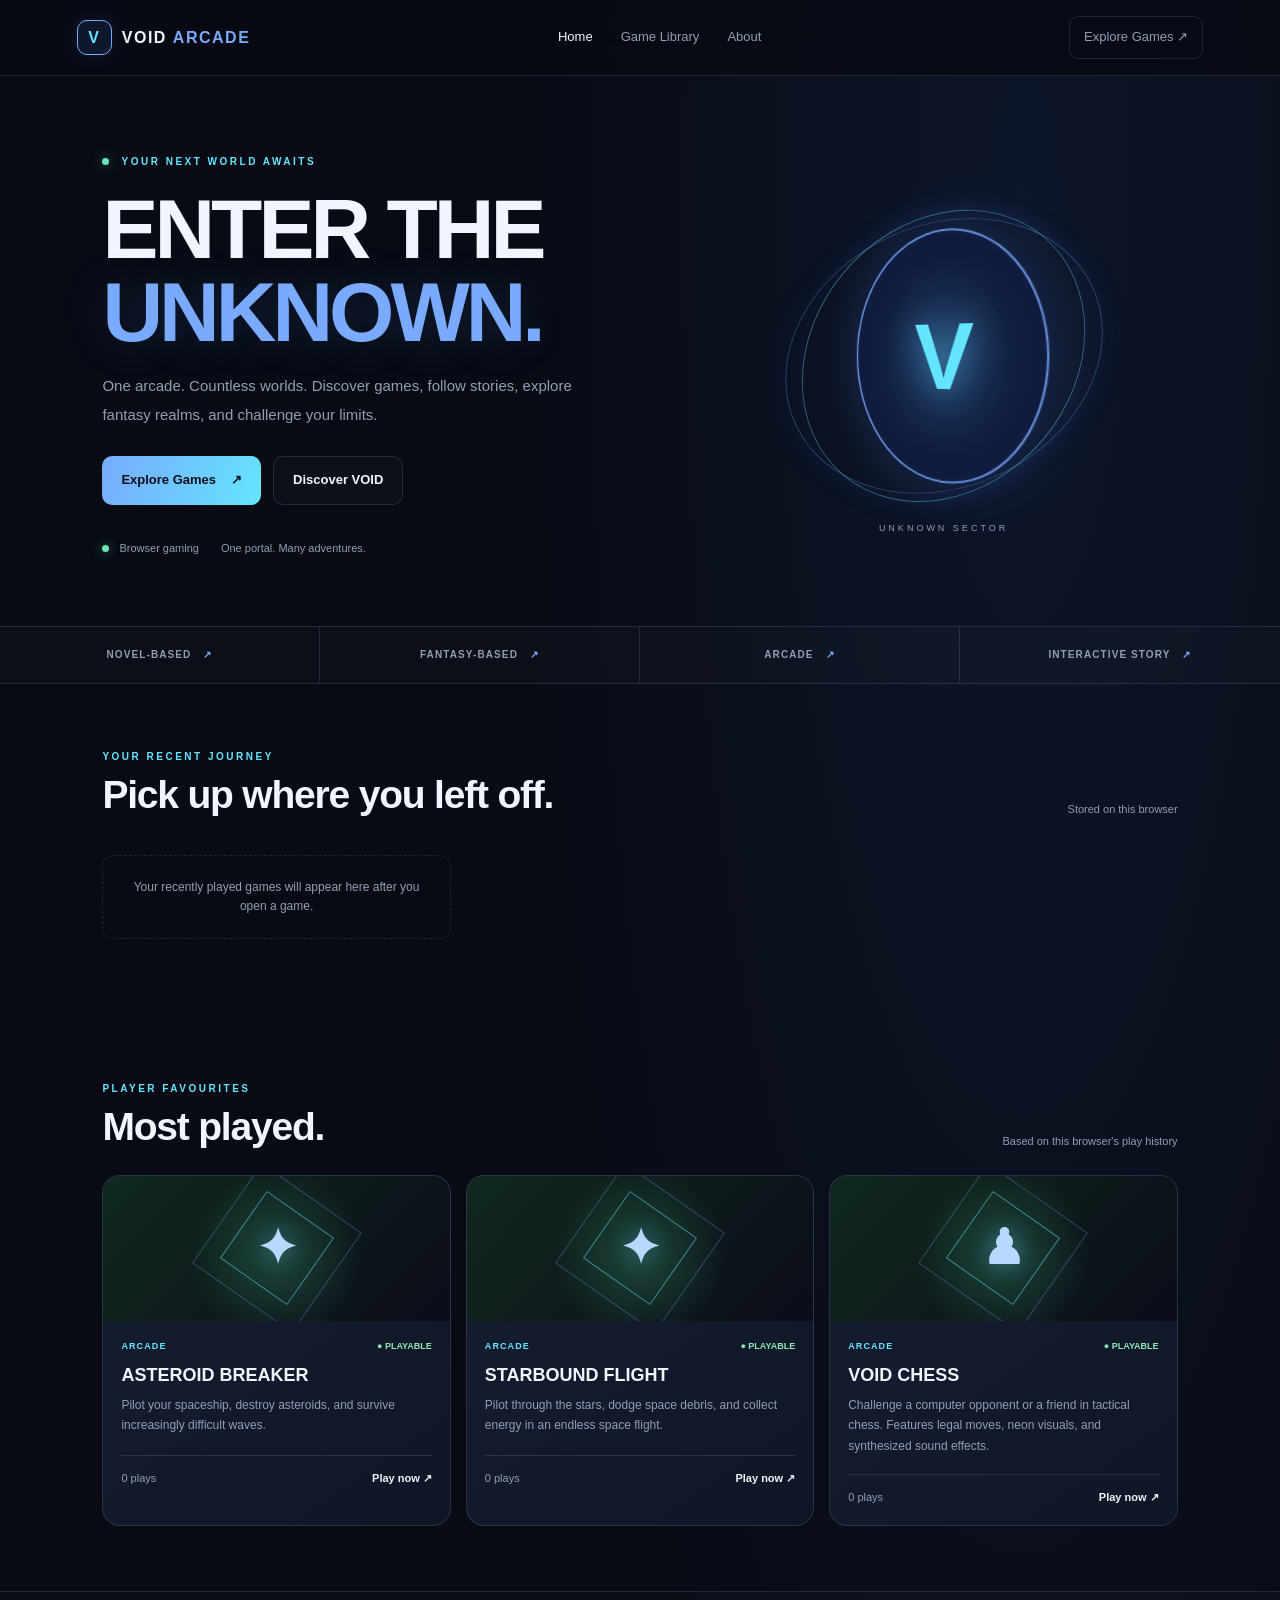
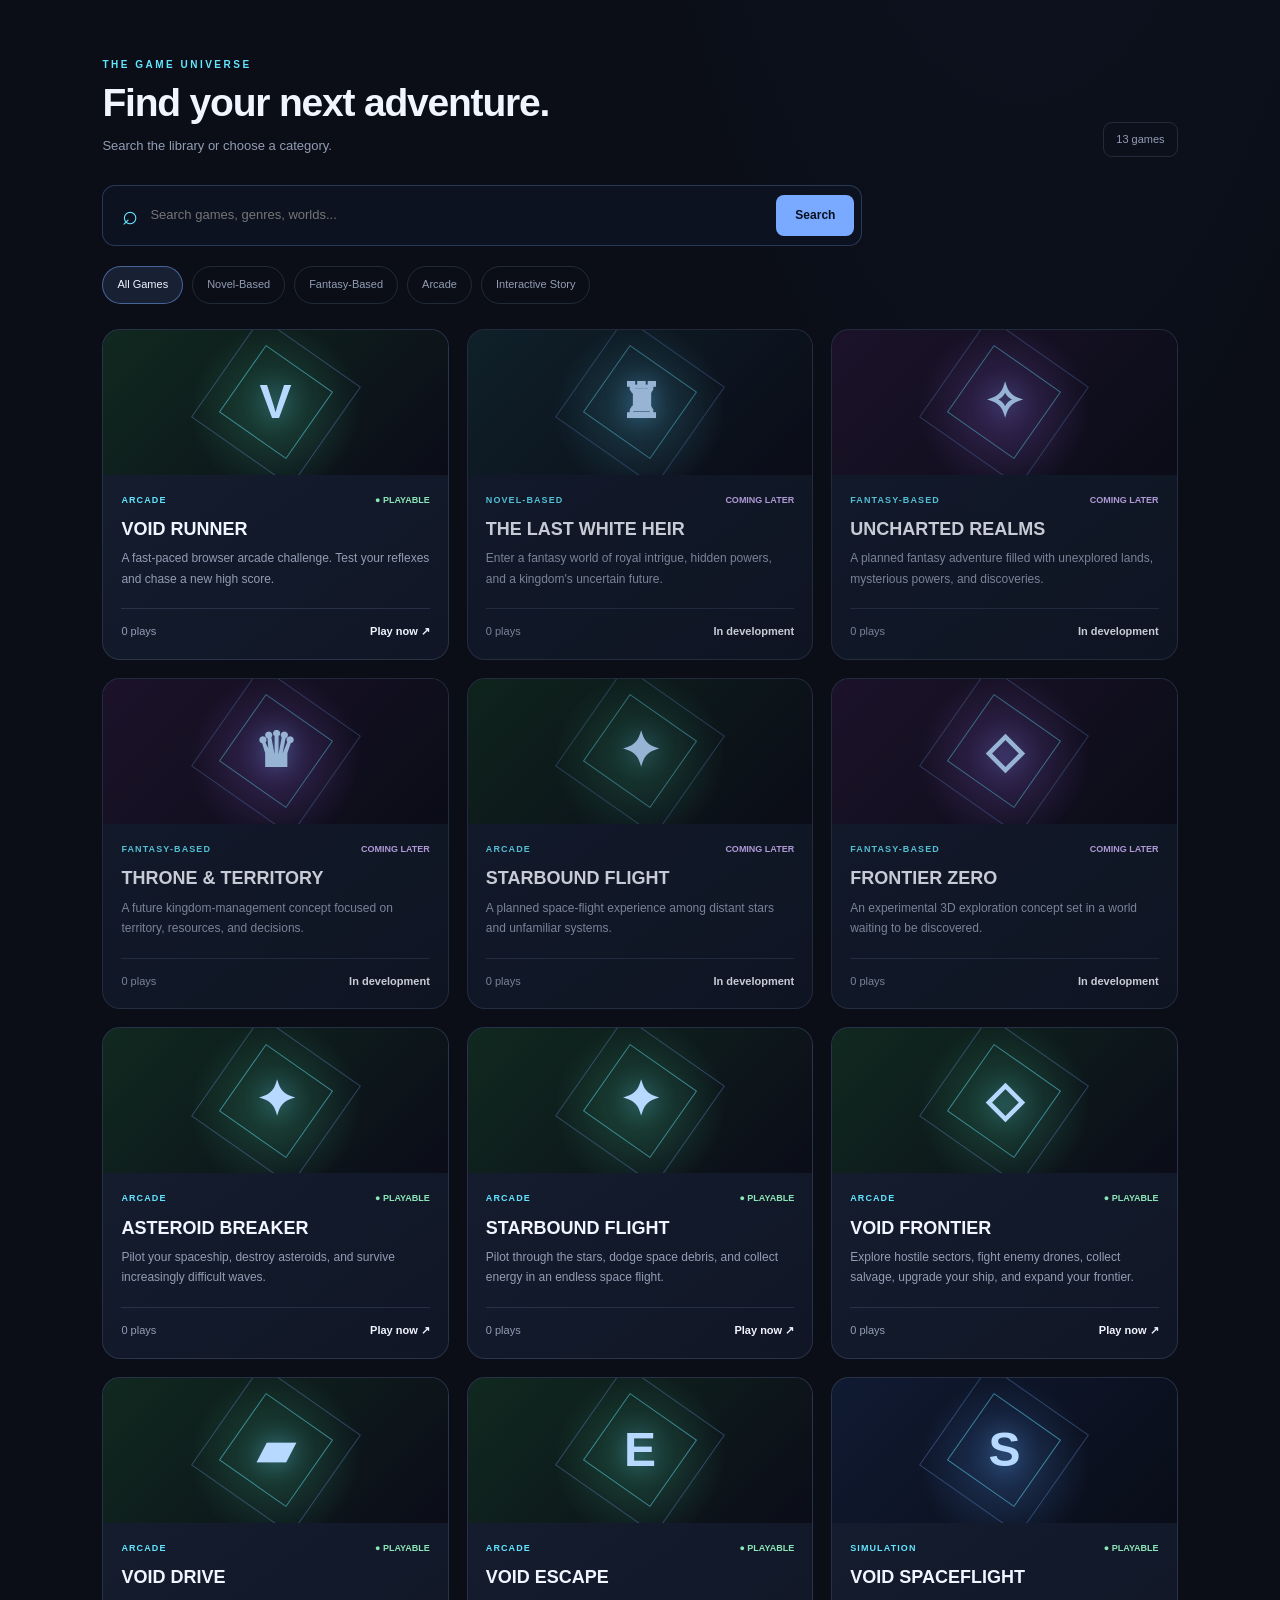
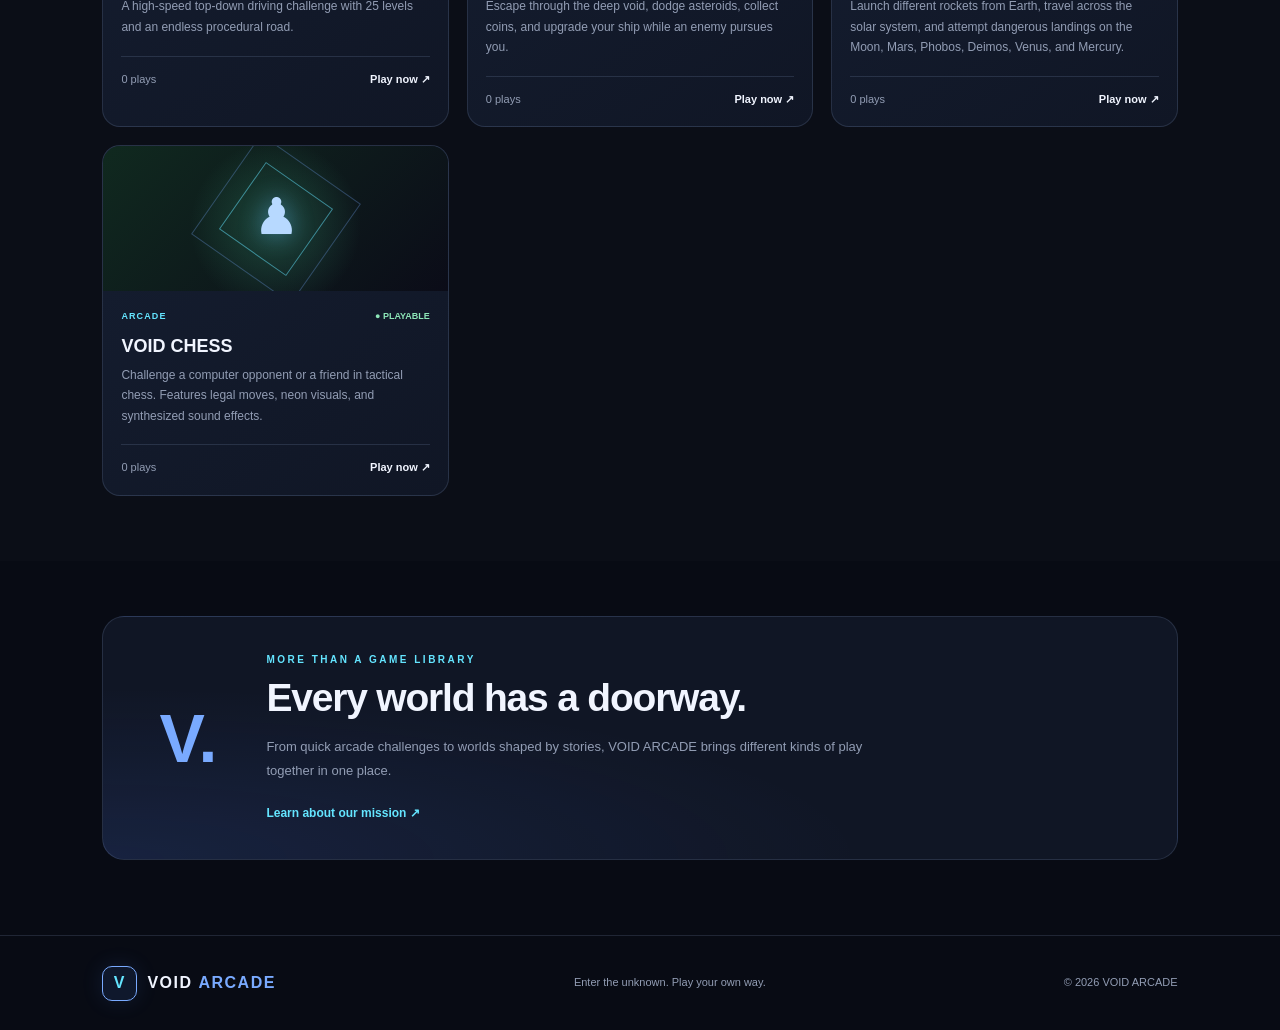
<file: index.html>
<!DOCTYPE html>
<html lang="en">
<head>
  <meta name="google-site-verification" content="v38H4texKHoErj1YFWxdrOBFKSl6UxWT0clqettACM4" />
  <meta charset="UTF-8">
  <meta name="viewport" content="width=device-width, initial-scale=1.0">
  <meta name="theme-color" content="#080b14">
  <meta name="description" content="Discover browser games, explore new worlds, and play at VOID ARCADE.">
  <title>VOID ARCADE — Enter the Unknown</title>
  <link rel="stylesheet" href="common/css/style.css">
  <script src="common/js/app.js" defer></script>
  <!-- Google tag (gtag.js) -->
<script async src="https://www.googletagmanager.com/gtag/js?id=G-1G7V10HLQV"></script>
<script>
  window.dataLayer = window.dataLayer || [];
  function gtag(){dataLayer.push(arguments);}
  gtag('js', new Date());

  gtag('config', 'G-1G7V10HLQV');
</script>
</head>
<body>
  <header class="site-header">
    <a class="brand" href="index.html" aria-label="VOID ARCADE home">
      <span class="brand-symbol">V</span>
      <span>VOID <b>ARCADE</b></span>
    </a>

    <nav class="main-nav">
      <a class="active" href="index.html">Home</a>
      <a href="#library">Game Library</a>
      <a href="about/index.html">About</a>
    </nav>

    <a class="header-play" href="#library">Explore Games ↗</a>
  </header>

  <main>
    <section class="hero">
      <div class="hero-content">
        <span class="eyebrow"><span class="live-dot"></span> YOUR NEXT WORLD AWAITS</span>
        <h1>ENTER THE<br><span>UNKNOWN.</span></h1>
        <p class="hero-description">
          One arcade. Countless worlds. Discover games, follow stories,
          explore fantasy realms, and challenge your limits.
        </p>
        <div class="hero-actions">
          <a class="button button-primary" href="#library">Explore Games <span>↗</span></a>
          <a class="button button-secondary" href="about/index.html">Discover VOID</a>
        </div>
        <div class="hero-meta">
          <span><span class="live-dot"></span> Browser gaming</span>
          <span>One portal. Many adventures.</span>
        </div>
      </div>

      <div class="portal-art" aria-hidden="true">
        <div class="portal-orbit orbit-one"></div>
        <div class="portal-orbit orbit-two"></div>
        <div class="portal-core">
          <span>V</span>
        </div>
        <div class="portal-label">UNKNOWN SECTOR</div>
      </div>
    </section>

    <section class="category-strip" aria-label="Game categories">
      <a href="#library" data-jump-category="novel">NOVEL-BASED <span>↗</span></a>
      <a href="#library" data-jump-category="fantasy">FANTASY-BASED <span>↗</span></a>
      <a href="#library" data-jump-category="arcade">ARCADE <span>↗</span></a>
      <a href="#library" data-jump-category="story">INTERACTIVE STORY <span>↗</span></a>
    </section>

    <section class="section-block">
      <div class="section-heading">
        <div>
          <span class="eyebrow">YOUR RECENT JOURNEY</span>
          <h2>Pick up where you left off.</h2>
        </div>
        <span class="section-note">Stored on this browser</span>
      </div>
      <div id="recent-games" class="horizontal-games">
        <p class="empty-note">Your recently played games will appear here.</p>
      </div>
    </section>

    <section class="section-block">
      <div class="section-heading">
        <div>
          <span class="eyebrow">PLAYER FAVOURITES</span>
          <h2>Most played.</h2>
        </div>
        <span class="section-note">Based on this browser's play history</span>
      </div>
      <div id="popular-games" class="horizontal-games">
        <p class="empty-note">Games will appear here as you play.</p>
      </div>
    </section>

    <section id="library" class="section-block library-section">
      <div class="section-heading library-heading">
        <div>
          <span class="eyebrow">THE GAME UNIVERSE</span>
          <h2>Find your next adventure.</h2>
          <p class="section-description">Search the library or choose a category.</p>
        </div>
        <span class="game-count" id="game-count">0 games</span>
      </div>

      <form id="game-search-form" class="search-box" role="search">
        <span class="search-icon" aria-hidden="true">⌕</span>
        <input
          id="game-search"
          type="search"
          placeholder="Search games, genres, worlds..."
          aria-label="Search games"
          autocomplete="off"
        >
        <button type="submit">Search</button>
      </form>

      <div class="filter-row" aria-label="Filter games by category">
        <button class="filter-button active" data-filter="all" type="button">All Games</button>
        <button class="filter-button" data-filter="novel" type="button">Novel-Based</button>
        <button class="filter-button" data-filter="fantasy" type="button">Fantasy-Based</button>
        <button class="filter-button" data-filter="arcade" type="button">Arcade</button>
        <button class="filter-button" data-filter="story" type="button">Interactive Story</button>
      </div>

      <div id="game-grid" class="game-grid">
        <p class="empty-note">Loading games...</p>
      </div>

      <p id="no-results" class="empty-note no-results" hidden>
        No games match your search. Try another title or category.
      </p>
    </section>

    <section class="manifesto">
      <div class="manifesto-mark">V.</div>
      <div>
        <span class="eyebrow">MORE THAN A GAME LIBRARY</span>
        <h2>Every world has a doorway.</h2>
        <p>
          From quick arcade challenges to worlds shaped by stories,
          VOID ARCADE brings different kinds of play together in one place.
        </p>
        <a class="text-link" href="about/index.html">Learn about our mission ↗</a>
      </div>
    </section>
  </main>

  <footer class="site-footer">
    <a class="brand" href="index.html">
      <span class="brand-symbol">V</span>
      <span>VOID <b>ARCADE</b></span>
    </a>
    <p>Enter the unknown. Play your own way.</p>
    <span>© <span id="footer-year"></span> VOID ARCADE</span>
  </footer>
</body>
</html>
</file>
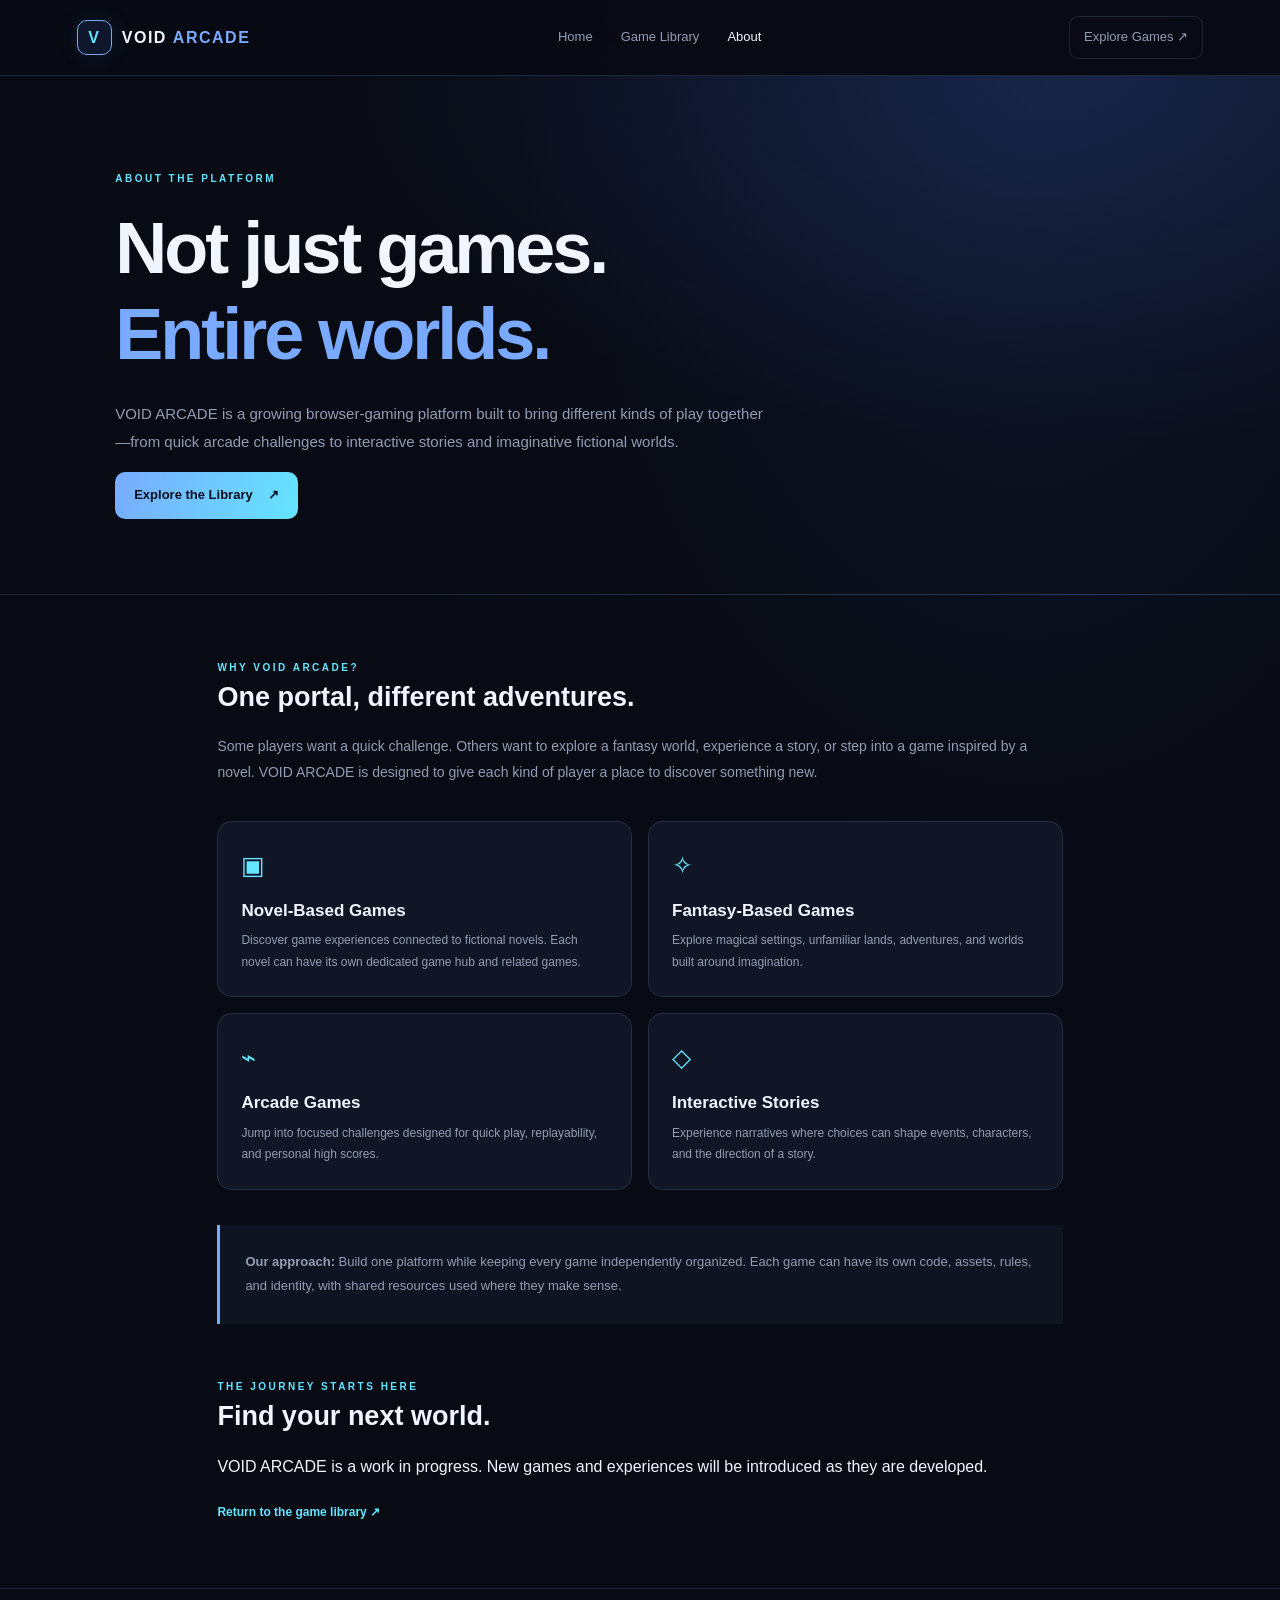
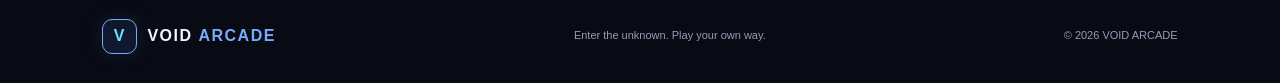
<file: about/index.html>
<!DOCTYPE html>
<html lang="en">
<head>
  <meta charset="UTF-8">
  <meta name="viewport" content="width=device-width, initial-scale=1.0">
  <meta name="theme-color" content="#080b14">
  <meta name="description" content="Learn about VOID ARCADE, a home for browser games, interactive stories, and imaginative worlds.">
  <title>About | VOID ARCADE</title>
  <link rel="stylesheet" href="../common/css/style.css">
  <!-- Google tag (gtag.js) -->
<script async src="https://www.googletagmanager.com/gtag/js?id=G-1G7V10HLQV"></script>
<script>
  window.dataLayer = window.dataLayer || [];
  function gtag(){dataLayer.push(arguments);}
  gtag('js', new Date());

  gtag('config', 'G-1G7V10HLQV');
</script>
</head>
<body>
  <header class="site-header">
    <a class="brand" href="../index.html" aria-label="VOID ARCADE home">
      <span class="brand-symbol">V</span>
      <span>VOID <b>ARCADE</b></span>
    </a>

    <nav class="main-nav">
      <a href="../index.html">Home</a>
      <a href="../index.html#library">Game Library</a>
      <a class="active" href="index.html">About</a>
    </nav>

    <a class="header-play" href="../index.html#library">Explore Games ↗</a>
  </header>

  <main>
    <section class="about-hero">
      <span class="eyebrow">ABOUT THE PLATFORM</span>
      <h1>Not just games.<br><span>Entire worlds.</span></h1>
      <p>
        VOID ARCADE is a growing browser-gaming platform built to bring
        different kinds of play together—from quick arcade challenges
        to interactive stories and imaginative fictional worlds.
      </p>
      <a class="button button-primary" href="../index.html#library">
        Explore the Library <span>↗</span>
      </a>
    </section>

    <section class="about-content">
      <span class="eyebrow">WHY VOID ARCADE?</span>
      <h2>One portal, different adventures.</h2>
      <p>
        Some players want a quick challenge. Others want to explore a
        fantasy world, experience a story, or step into a game inspired
        by a novel. VOID ARCADE is designed to give each kind of player
        a place to discover something new.
      </p>

      <div class="purpose-grid">
        <article class="purpose-card">
          <span class="purpose-icon">▣</span>
          <h3>Novel-Based Games</h3>
          <p>
            Discover game experiences connected to fictional novels.
            Each novel can have its own dedicated game hub and related games.
          </p>
        </article>

        <article class="purpose-card">
          <span class="purpose-icon">✧</span>
          <h3>Fantasy-Based Games</h3>
          <p>
            Explore magical settings, unfamiliar lands, adventures,
            and worlds built around imagination.
          </p>
        </article>

        <article class="purpose-card">
          <span class="purpose-icon">⌁</span>
          <h3>Arcade Games</h3>
          <p>
            Jump into focused challenges designed for quick play,
            replayability, and personal high scores.
          </p>
        </article>

        <article class="purpose-card">
          <span class="purpose-icon">◇</span>
          <h3>Interactive Stories</h3>
          <p>
            Experience narratives where choices can shape events,
            characters, and the direction of a story.
          </p>
        </article>
      </div>

      <div class="about-callout">
        <p>
          <strong>Our approach:</strong> Build one platform while keeping
          every game independently organized. Each game can have its own
          code, assets, rules, and identity, with shared resources used
          where they make sense.
        </p>
      </div>

      <div style="margin-top: 55px;">
        <span class="eyebrow">THE JOURNEY STARTS HERE</span>
        <h2>Find your next world.</h2>
        <p>
          VOID ARCADE is a work in progress. New games and experiences
          will be introduced as they are developed.
        </p>
        <a class="text-link" href="../index.html#library">Return to the game library ↗</a>
      </div>
    </section>
  </main>

  <footer class="site-footer">
    <a class="brand" href="../index.html">
      <span class="brand-symbol">V</span>
      <span>VOID <b>ARCADE</b></span>
    </a>
    <p>Enter the unknown. Play your own way.</p>
    <span>© <span id="footer-year"></span> VOID ARCADE</span>
  </footer>

  <script>
    const year = document.getElementById("footer-year");
    if (year) year.textContent = new Date().getFullYear();
  </script>
</body>
</html>
</file>
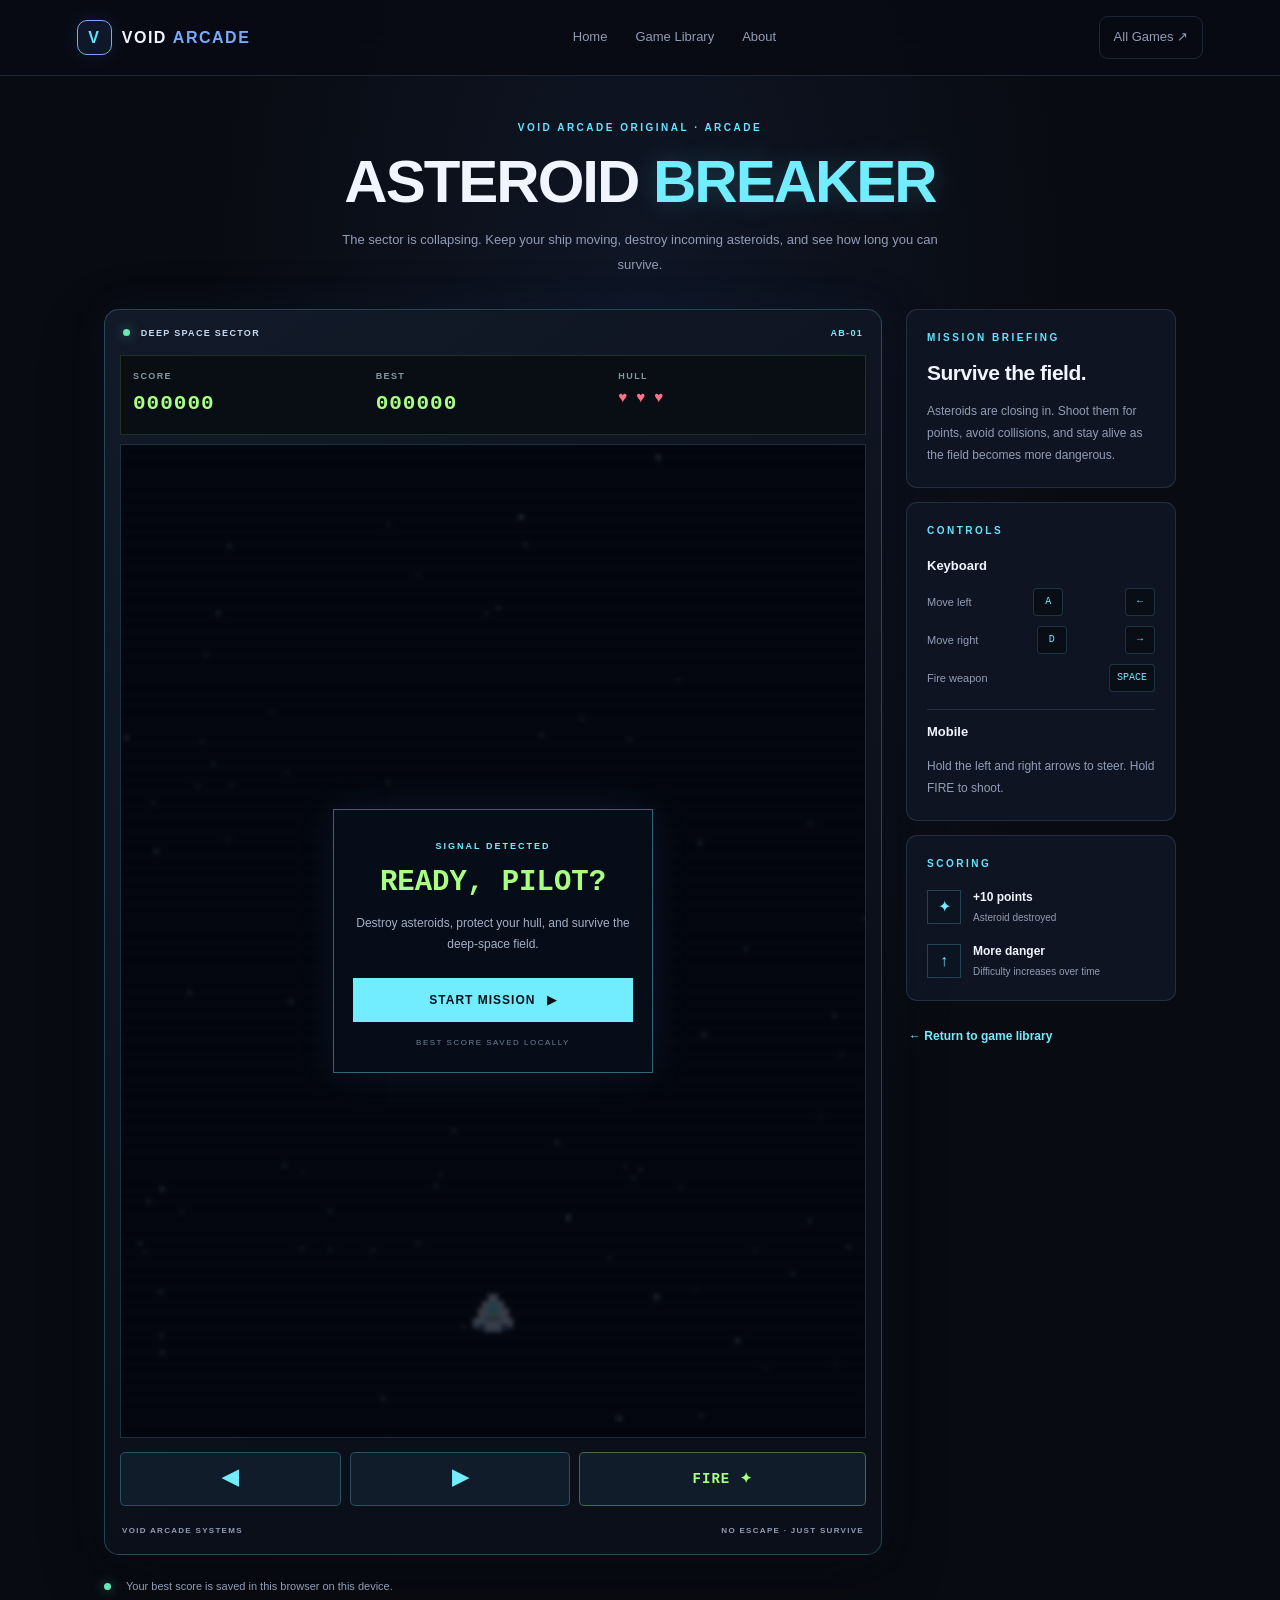
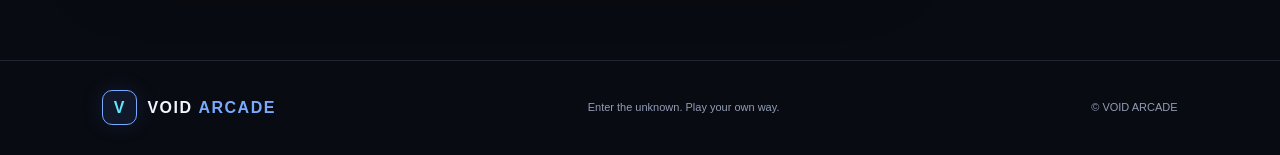
<file: games/arcade/asteroid-breaker/index.html>
<!DOCTYPE html>
<html lang="en">
<head>
  <meta charset="UTF-8">
  <meta name="viewport" content="width=device-width, initial-scale=1.0, maximum-scale=1.0">
  <meta name="theme-color" content="#090b12">
  <meta name="description" content="Pilot your ship, destroy asteroids, and survive the deep-space arcade challenge in Asteroid Breaker.">

  <title>Asteroid Breaker | VOID ARCADE</title>

  <link rel="stylesheet" href="../../../common/css/style.css">
  <link rel="stylesheet" href="style.css">
  <script src="game.js" defer></script>
  <!-- Google tag (gtag.js) -->
<script async src="https://www.googletagmanager.com/gtag/js?id=G-1G7V10HLQV"></script>
<script>
  window.dataLayer = window.dataLayer || [];
  function gtag(){dataLayer.push(arguments);}
  gtag('js', new Date());

  gtag('config', 'G-1G7V10HLQV');
</script>
</head>

<body class="asteroid-page">
  <header class="site-header">
    <a class="brand" href="../../index.html" aria-label="VOID ARCADE home">
      <span class="brand-symbol">V</span>
      <span>VOID <b>ARCADE</b></span>
    </a>

    <nav class="main-nav">
      <a href="../../../index.html">Home</a>
      <a href="../../index.html#library">Game Library</a>
      <a href="../../../about/index.html">About</a>
    </nav>

    <a class="header-play" href="../../index.html#library">All Games ↗</a>
  </header>

  <main class="asteroid-main">
    <section class="game-intro">
      <span class="eyebrow">VOID ARCADE ORIGINAL · ARCADE</span>
      <h1>ASTEROID <span>BREAKER</span></h1>
      <p>
        The sector is collapsing. Keep your ship moving, destroy incoming
        asteroids, and see how long you can survive.
      </p>
    </section>

    <section class="game-layout" aria-label="Asteroid Breaker game">
      <div class="game-machine">
        <div class="machine-top">
          <span class="machine-label">
            <span class="live-dot"></span> DEEP SPACE SECTOR
          </span>
          <span class="machine-version">AB-01</span>
        </div>

        <div class="game-hud">
          <div class="hud-item">
            <span class="hud-label">SCORE</span>
            <strong id="score">000000</strong>
          </div>
          <div class="hud-item">
            <span class="hud-label">BEST</span>
            <strong id="high-score">000000</strong>
          </div>
          <div class="hud-item hud-lives">
            <span class="hud-label">HULL</span>
            <strong id="lives">♥ ♥ ♥</strong>
          </div>
        </div>

        <div class="canvas-wrap">
          <canvas
            id="game-canvas"
            width="480"
            height="640"
            aria-label="Asteroid Breaker. Move your ship, shoot asteroids, and survive."
          ></canvas>

          <div id="game-overlay" class="game-overlay">
            <div class="overlay-panel">
              <span class="overlay-kicker">SIGNAL DETECTED</span>
              <h2 id="overlay-title">READY, PILOT?</h2>
              <p id="overlay-message">
                Enter the asteroid field. Destroy asteroids and survive
                for as long as possible.
              </p>
              <button id="start-button" class="start-button" type="button">
                START MISSION <span>▶</span>
              </button>
              <span class="overlay-hint">BEST SCORE SAVED LOCALLY</span>
            </div>
          </div>
        </div>

        <div class="mobile-controls" aria-label="Touch controls">
          <button class="control-button move-button" data-control="left"
            type="button" aria-label="Move left">◀</button>
          <button class="control-button move-button" data-control="right"
            type="button" aria-label="Move right">▶</button>
          <button class="control-button fire-button" data-control="fire"
            type="button" aria-label="Fire weapon">FIRE <span>✦</span></button>
        </div>

        <div class="machine-bottom">
          <span>VOID ARCADE SYSTEMS</span>
          <span>NO ESCAPE · JUST SURVIVE</span>
        </div>
      </div>

      <aside class="game-sidebar">
        <div class="info-panel">
          <span class="eyebrow">MISSION BRIEFING</span>
          <h2>Survive the field.</h2>
          <p>
            Asteroids are closing in. Shoot them for points, avoid collisions,
            and stay alive as the field becomes more dangerous.
          </p>
        </div>

        <div class="info-panel">
          <span class="eyebrow">CONTROLS</span>
          <h3>Keyboard</h3>
          <div class="key-row">
            <span>Move left</span>
            <kbd>A</kbd><kbd>←</kbd>
          </div>
          <div class="key-row">
            <span>Move right</span>
            <kbd>D</kbd><kbd>→</kbd>
          </div>
          <div class="key-row">
            <span>Fire weapon</span>
            <kbd>SPACE</kbd>
          </div>
          <h3 class="touch-heading">Mobile</h3>
          <p>Hold the left and right arrows to steer. Hold FIRE to shoot.</p>
        </div>

        <div class="info-panel">
          <span class="eyebrow">SCORING</span>
          <div class="score-rule">
            <span class="score-pixel">✦</span>
            <div><strong>+10 points</strong><span>Asteroid destroyed</span></div>
          </div>
          <div class="score-rule">
            <span class="score-pixel">↑</span>
            <div><strong>More danger</strong><span>Difficulty increases over time</span></div>
          </div>
        </div>

        <a class="back-link" href="../../index.html#library">
          ← Return to game library
        </a>
      </aside>
    </section>

    <section class="game-footer-note">
      <span class="live-dot"></span>
      <p>Your best score is saved in this browser on this device.</p>
    </section>
  </main>

  <footer class="site-footer">
    <a class="brand" href="../../index.html">
      <span class="brand-symbol">V</span>
      <span>VOID <b>ARCADE</b></span>
    </a>
    <p>Enter the unknown. Play your own way.</p>
    <span>© <span id="footer-year"></span> VOID ARCADE</span>
  </footer>
</body>
</html>
</file>
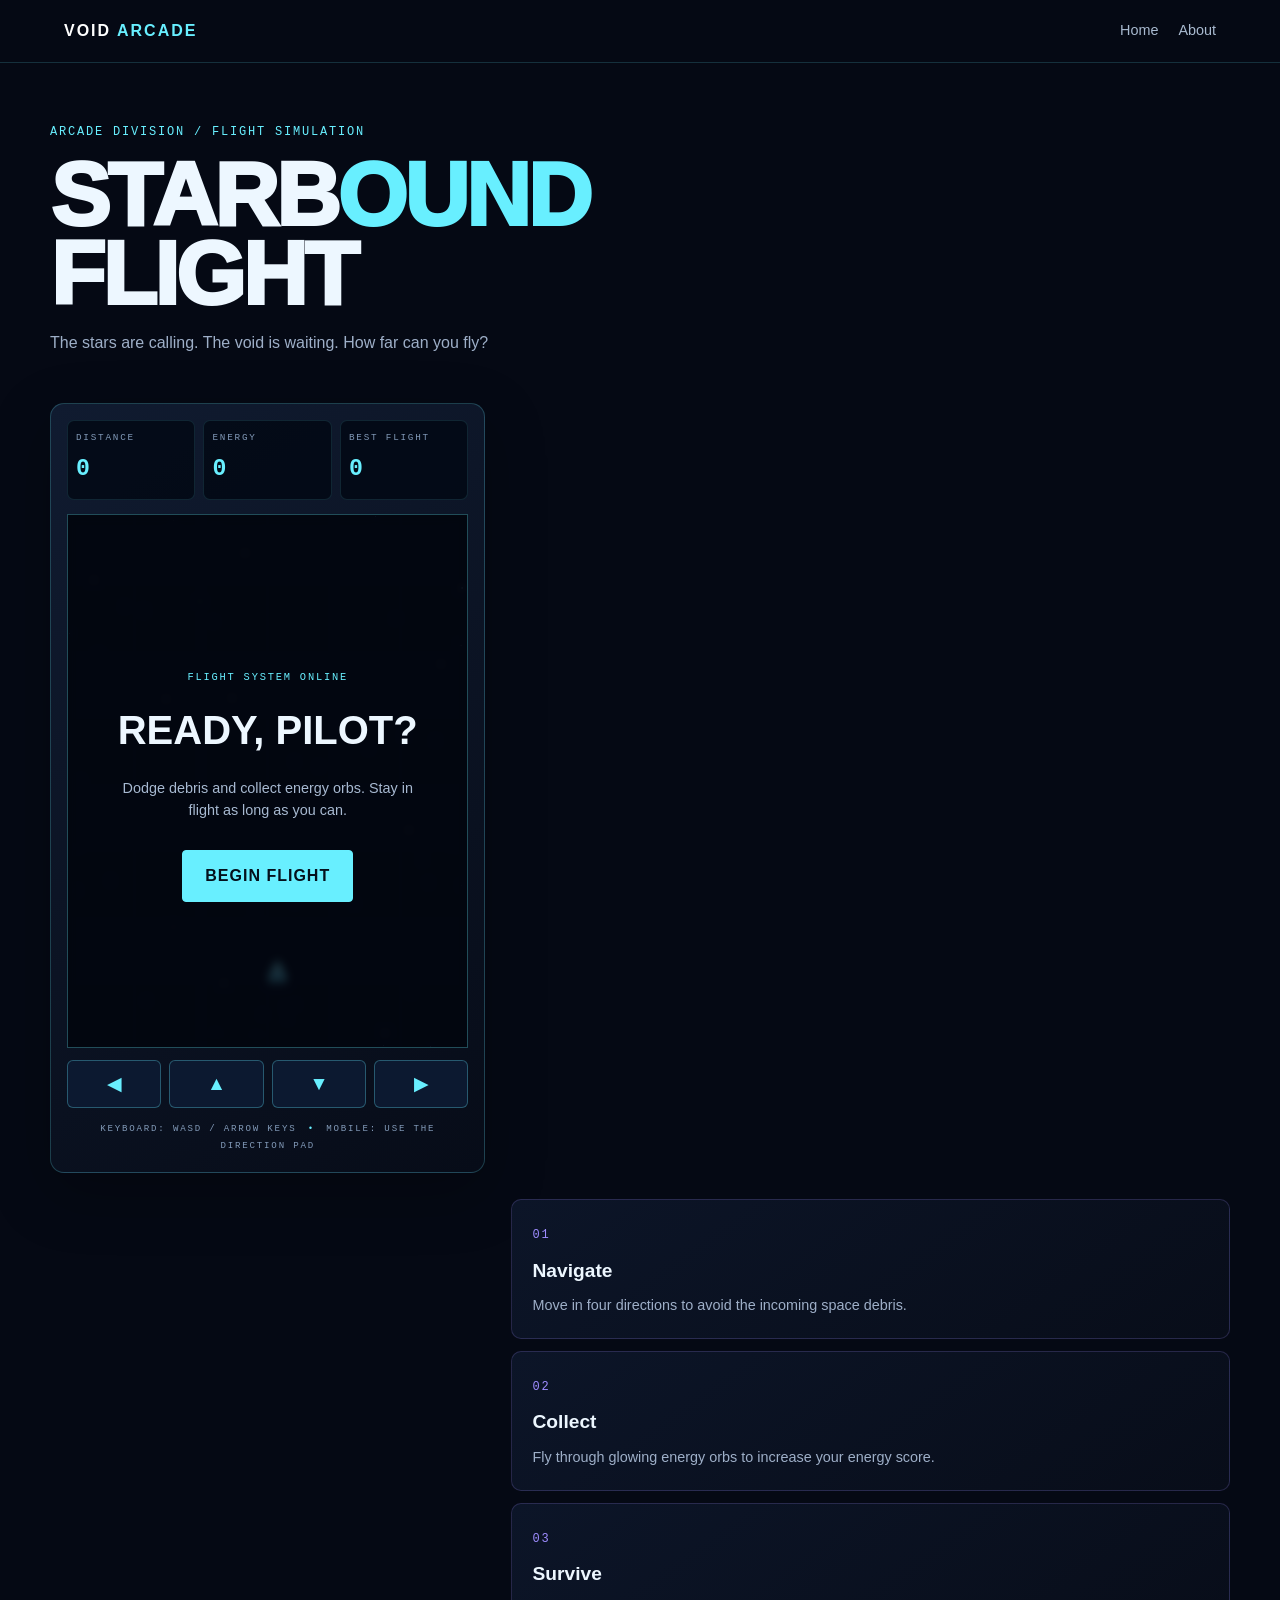
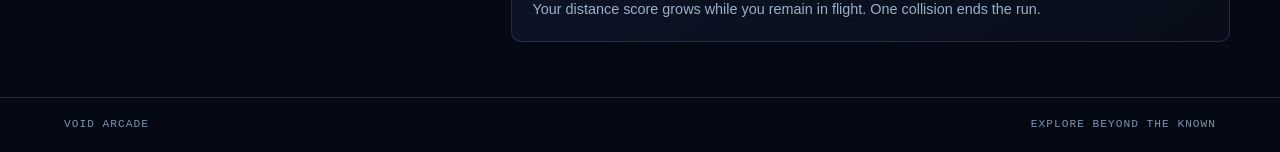
<file: games/arcade/starbound-flight/index.html>
<!DOCTYPE html>
<html lang="en">
<head>
  <meta charset="UTF-8">
  <meta name="viewport" content="width=device-width, initial-scale=1.0">
  <meta name="theme-color" content="#050914">

  <title>Starbound Flight | VOID ARCADE</title>
  <meta name="description" content="Pilot through the stars, dodge space debris, and collect energy in Starbound Flight.">

  <link rel="stylesheet" href="../../../common/css/style.css">
  <link rel="stylesheet" href="style.css">
  <script src="game.js" defer></script>
  <!-- Google tag (gtag.js) -->
<script async src="https://www.googletagmanager.com/gtag/js?id=G-1G7V10HLQV"></script>
<script>
  window.dataLayer = window.dataLayer || [];
  function gtag(){dataLayer.push(arguments);}
  gtag('js', new Date());

  gtag('config', 'G-1G7V10HLQV');
</script>
</head>

<body class="starbound-page">
  <header class="sf-header">
    <a class="sf-logo" href="../../../index.html">VOID <span>ARCADE</span></a>
    <nav>
      <a href="../../../index.html">Home</a>
      <a href="../../../about/index.html">About</a>
    </nav>
  </header>

  <main class="sf-layout">
    <section class="sf-intro">
      <p class="sf-kicker">ARCADE DIVISION / FLIGHT SIMULATION</p>
      <h1>STARB<span>OUND</span><br>FLIGHT</h1>
      <p class="sf-subtitle">
        The stars are calling. The void is waiting. How far can you fly?
      </p>
    </section>

    <section class="sf-game-panel">
      <div class="sf-hud">
        <div>
          <span class="sf-label">DISTANCE</span>
          <strong id="sf-score">0</strong>
        </div>
        <div>
          <span class="sf-label">ENERGY</span>
          <strong id="sf-energy">0</strong>
        </div>
        <div>
          <span class="sf-label">BEST FLIGHT</span>
          <strong id="sf-best">0</strong>
        </div>
      </div>

      <div class="sf-screen-wrap">
        <canvas id="sf-canvas" width="480" height="640"
          aria-label="Starbound Flight game area"></canvas>

        <div class="sf-overlay" id="sf-overlay">
          <p class="sf-overlay-tag" id="sf-overlay-tag">FLIGHT SYSTEM ONLINE</p>
          <h2 id="sf-overlay-title">READY, PILOT?</h2>
          <p id="sf-overlay-message">
            Dodge debris and collect energy orbs. Stay in flight as long as you can.
          </p>
          <button id="sf-start" type="button">BEGIN FLIGHT</button>
        </div>
      </div>

      <div class="sf-touch-controls">
        <button type="button" data-move="left" aria-label="Move left">◀</button>
        <button type="button" data-move="up" aria-label="Move up">▲</button>
        <button type="button" data-move="down" aria-label="Move down">▼</button>
        <button type="button" data-move="right" aria-label="Move right">▶</button>
      </div>

      <p class="sf-hint">
        KEYBOARD: WASD / ARROW KEYS
        <span>•</span>
        MOBILE: USE THE DIRECTION PAD
      </p>
    </section>

    <aside class="sf-info">
      <div class="sf-info-card">
        <span class="sf-number">01</span>
        <h2>Navigate</h2>
        <p>Move in four directions to avoid the incoming space debris.</p>
      </div>
      <div class="sf-info-card">
        <span class="sf-number">02</span>
        <h2>Collect</h2>
        <p>Fly through glowing energy orbs to increase your energy score.</p>
      </div>
      <div class="sf-info-card">
        <span class="sf-number">03</span>
        <h2>Survive</h2>
        <p>Your distance score grows while you remain in flight. One collision ends the run.</p>
      </div>
    </aside>
  </main>

  <footer class="sf-footer">
    <span>VOID ARCADE</span>
    <span>EXPLORE BEYOND THE KNOWN</span>
  </footer>
</body>
</html>
</file>
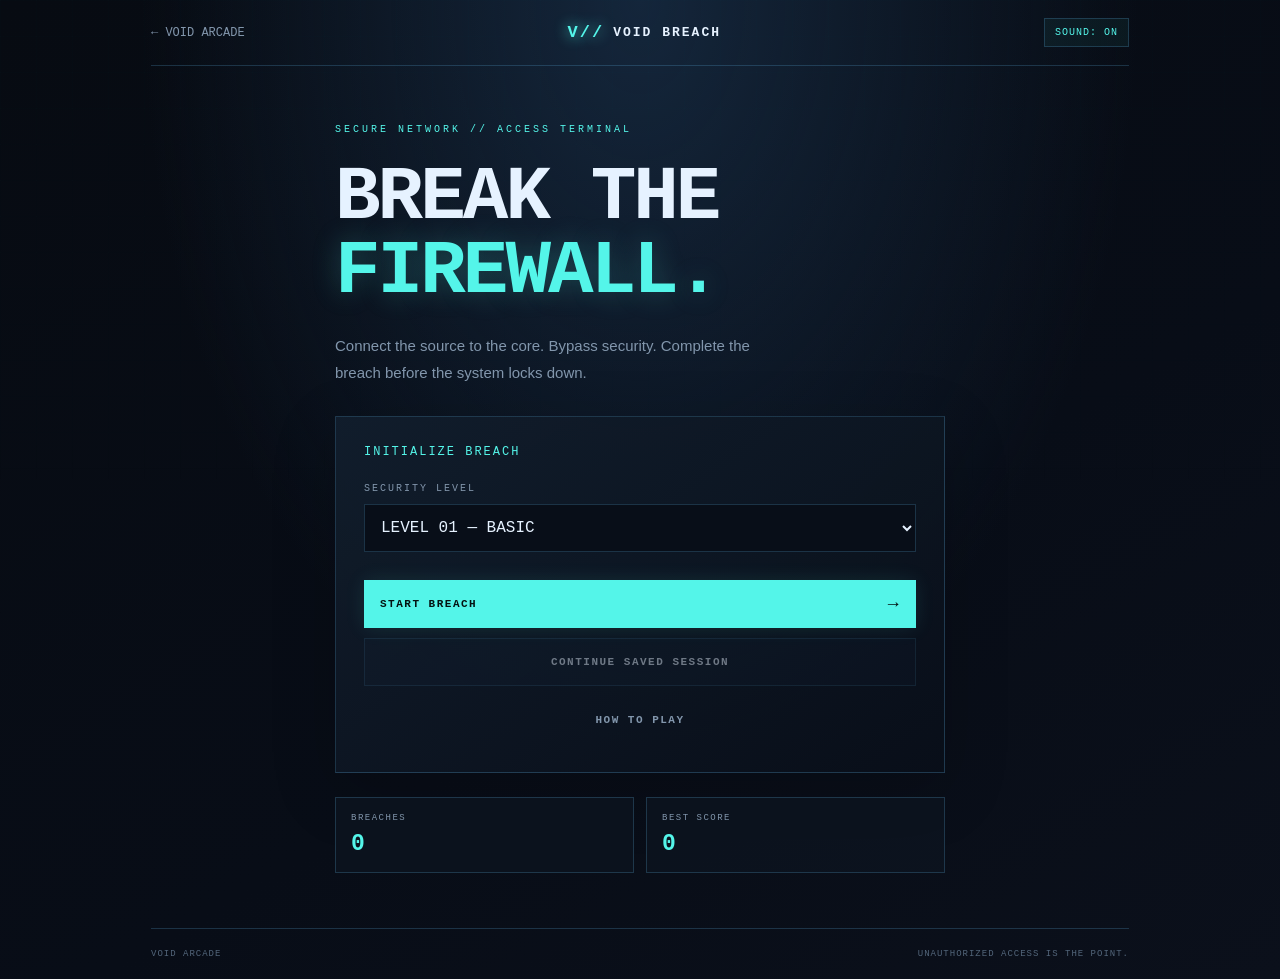
<file: games/arcade/void-breach/index.html>
<!DOCTYPE html>
<html lang="en">
<head>
    <meta charset="UTF-8">
    <meta name="viewport" content="width=device-width, initial-scale=1.0">
    <meta name="theme-color" content="#070b12">
    <meta name="description" content="VOID BREACH — a futuristic circuit hacking puzzle game.">
    <title>VOID BREACH | VOID ARCADE</title>
    <link rel="stylesheet" href="style.css">
  <!-- Google tag (gtag.js) -->
<script async src="https://www.googletagmanager.com/gtag/js?id=G-1G7V10HLQV"></script>
<script>
  window.dataLayer = window.dataLayer || [];
  function gtag(){dataLayer.push(arguments);}
  gtag('js', new Date());

  gtag('config', 'G-1G7V10HLQV');
</script>
</head>
<body>
    <main class="app">
        <header class="topbar">
            <a class="back-link" href="../../../index.html">
                ← VOID ARCADE
            </a>
            <div class="brand">
                <span class="brand-mark">V//</span>
                <span>VOID BREACH</span>
            </div>
            <button id="sound-button" class="icon-button"
                    aria-label="Toggle sound" title="Toggle sound">
                SOUND: ON
            </button>
        </header>

        <section id="menu-screen" class="screen menu-screen">
            <div class="eyebrow">SECURE NETWORK // ACCESS TERMINAL</div>
            <h1>BREAK THE<br><span>FIREWALL.</span></h1>
            <p class="intro-text">
                Connect the source to the core. Bypass security.
                Complete the breach before the system locks down.
            </p>

            <div class="menu-panel">
                <div class="panel-heading">INITIALIZE BREACH</div>

                <label for="difficulty-select">SECURITY LEVEL</label>
                <select id="difficulty-select">
                    <option value="easy">LEVEL 01 — BASIC</option>
                    <option value="normal">LEVEL 02 — ENCRYPTED</option>
                    <option value="hard">LEVEL 03 — RESTRICTED</option>
                </select>

                <button id="start-button" class="primary-button">
                    START BREACH <span>→</span>
                </button>

                <button id="continue-button" class="secondary-button">
                    CONTINUE SAVED SESSION
                </button>

                <button id="instructions-button" class="text-button">
                    HOW TO PLAY
                </button>
            </div>

            <div class="menu-stats">
                <div><span>BREACHES</span><strong id="menu-completed">0</strong></div>
                <div><span>BEST SCORE</span><strong id="menu-best">0</strong></div>
            </div>
        </section>

        <section id="instructions-screen" class="screen hidden">
            <div class="eyebrow">FIELD MANUAL // 001</div>
            <h2>HOW TO PLAY</h2>
            <div class="info-panel">
                <p><strong>01 / CONNECT</strong><br>
                    Create a continuous circuit from SOURCE to CORE.</p>
                <p><strong>02 / ROTATE</strong><br>
                    Tap a circuit tile to rotate its connections.</p>
                <p><strong>03 / OPTIMIZE</strong><br>
                    Finish quickly and use as few moves as possible.</p>
                <p><strong>04 / BREACH</strong><br>
                    Complete the network before time expires.</p>
            </div>
            <button id="instructions-back" class="primary-button">
                RETURN TO MENU
            </button>
        </section>

        <section id="game-screen" class="screen hidden">
            <div class="game-heading">
                <div>
                    <div class="eyebrow">ACTIVE INTRUSION</div>
                    <h2 id="level-title">BREACH 001</h2>
                </div>
                <div id="connection-status" class="connection-status">
                    DISCONNECTED
                </div>
            </div>

            <div class="stats-bar">
                <div><span>TIME</span><strong id="timer">00:00</strong></div>
                <div><span>MOVES</span><strong id="moves">0</strong></div>
                <div><span>LEVEL</span><strong id="level-number">01</strong></div>
            </div>

            <div class="board-frame">
                <div class="board-caption">
                    <span>NETWORK GRID</span>
                    <span id="grid-size">5 × 5</span>
                </div>
                <div id="puzzle-board" class="puzzle-board"
                     role="group" aria-label="Circuit puzzle"></div>
            </div>

            <div class="game-actions">
                <button id="hint-button" class="secondary-button">HINT</button>
                <button id="pause-button" class="secondary-button">PAUSE</button>
                <button id="restart-button" class="secondary-button">RESTART</button>
            </div>

            <p id="game-message" class="game-message" aria-live="polite">
                Establish a route from SOURCE to CORE.
            </p>
        </section>

        <section id="pause-screen" class="screen hidden">
            <div class="eyebrow">CONNECTION SUSPENDED</div>
            <h2>BREACH PAUSED</h2>
            <p>Your current session is waiting.</p>
            <button id="resume-button" class="primary-button">
                RESUME BREACH
            </button>
            <button id="pause-menu-button" class="secondary-button">
                EXIT TO MENU
            </button>
        </section>

        <section id="result-screen" class="screen hidden">
            <div class="eyebrow" id="result-eyebrow">SYSTEM RESPONSE</div>
            <h2 id="result-title">BREACH COMPLETE</h2>
            <p id="result-message">The core is connected.</p>

            <div class="result-stats">
                <div><span>SCORE</span><strong id="result-score">0</strong></div>
                <div><span>TIME</span><strong id="result-time">00:00</strong></div>
                <div><span>MOVES</span><strong id="result-moves">0</strong></div>
            </div>

            <button id="next-button" class="primary-button">
                NEXT BREACH →
            </button>
            <button id="retry-button" class="secondary-button">
                RETRY
            </button>
            <button id="result-menu-button" class="text-button">
                RETURN TO MENU
            </button>
        </section>

        <footer class="footer">
            <span>VOID ARCADE</span>
            <span>UNAUTHORIZED ACCESS IS THE POINT.</span>
        </footer>
    </main>

    <script src="game.js"></script>
</body>
</html>
</file>
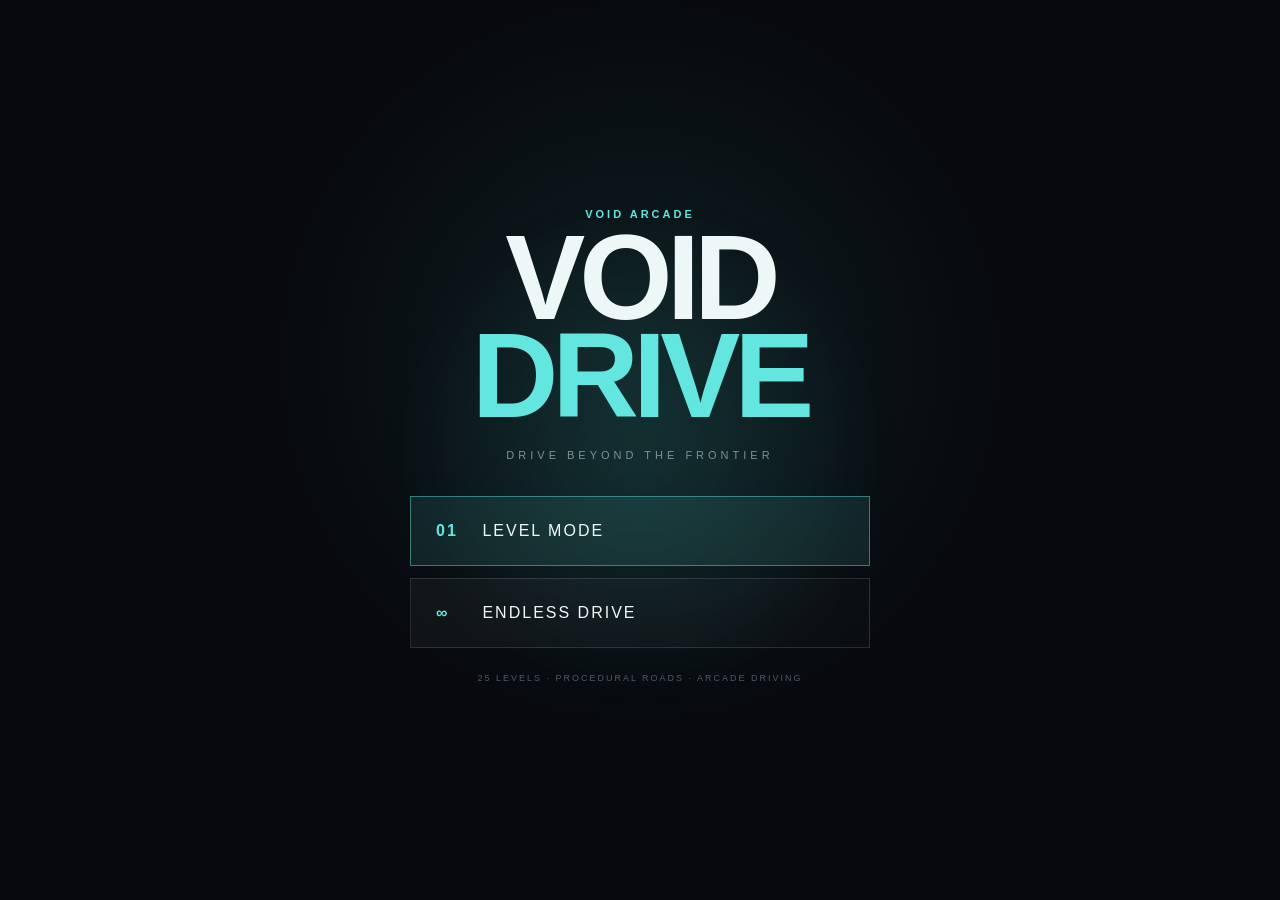
<file: games/arcade/void-drive/index.html>
<!DOCTYPE html>
<html lang="en">
<head>
    <meta charset="UTF-8">

    <meta
        name="viewport"
        content="width=device-width,
        initial-scale=1.0,
        maximum-scale=1.0,
        user-scalable=no,
        viewport-fit=cover"
    >

    <meta name="theme-color" content="#07090d">

    <title>VOID DRIVE | VOID ARCADE</title>

    <link rel="stylesheet" href="style.css">
  <!-- Google tag (gtag.js) -->
<script async src="https://www.googletagmanager.com/gtag/js?id=G-1G7V10HLQV"></script>
<script>
  window.dataLayer = window.dataLayer || [];
  function gtag(){dataLayer.push(arguments);}
  gtag('js', new Date());

  gtag('config', 'G-1G7V10HLQV');
</script>
</head>

<body>

<div id="game">

    <!-- ================= MENU ================= -->

    <section id="main-menu" class="screen active">

        <div class="menu-glow"></div>

        <div class="menu-content">

            <p class="eyebrow">VOID ARCADE</p>

            <h1>VOID<br><span>DRIVE</span></h1>

            <p class="subtitle">
                DRIVE BEYOND THE FRONTIER
            </p>

            <div class="menu-buttons">

                <button id="level-mode-btn" class="menu-button primary">
                    <span>01</span>
                    LEVEL MODE
                </button>

                <button id="endless-mode-btn" class="menu-button">
                    <span>∞</span>
                    ENDLESS DRIVE
                </button>

            </div>

            <p class="menu-info">
                25 LEVELS · PROCEDURAL ROADS · ARCADE DRIVING
            </p>

        </div>

    </section>


    <!-- ================= LEVEL SELECT ================= -->

    <section id="level-screen" class="screen">

        <div class="top-bar">

            <button id="level-back" class="small-button">
                ← BACK
            </button>

            <div>
                <p class="eyebrow">VOID DRIVE</p>
                <h2>SELECT LEVEL</h2>
            </div>

        </div>

        <div id="level-grid" class="level-grid"></div>

    </section>


    <!-- ================= GAME ================= -->

    <section id="game-screen" class="screen">

        <canvas id="drive-canvas"></canvas>

        <!-- Top HUD -->

        <div class="hud">

            <div class="hud-box">

                <span class="hud-label">MODE</span>

                <strong id="mode-display">
                    LEVEL 01
                </strong>

            </div>

            <div class="hud-box distance-box">

                <span class="hud-label">
                    DISTANCE
                </span>

                <strong>
                    <span id="distance">0</span> m
                </strong>

            </div>

            <button id="pause-btn" class="pause-button">
                II
            </button>

        </div>


        <!-- Speed panel -->

        <div class="speed-panel">

            <span>SPEED</span>

            <strong>
                <span id="speed">0</span>
            </strong>

            <small>KM/H</small>

            <div class="speed-bar">
                <div id="speed-fill"></div>
            </div>

        </div>


        <!-- Level progress -->

        <div id="objective-panel" class="objective-panel">

            <span id="objective-title">
                DISTANCE
            </span>

            <strong id="objective-value">
                0 / 1000 M
            </strong>

            <div class="objective-bar">
                <div id="objective-fill"></div>
            </div>

        </div>


        <!-- Mobile controls -->

        <div id="mobile-controls">

            <div class="steering">

                <button
                    class="control-button steer"
                    data-control="left"
                >
                    ◀
                </button>

                <button
                    class="control-button steer"
                    data-control="right"
                >
                    ▶
                </button>

            </div>


            <div class="pedals">

                <button
                    class="control-button accelerate"
                    data-control="accelerate"
                >
                    ▲
                    <small>GAS</small>
                </button>

                <button
                    class="control-button brake"
                    data-control="brake"
                >
                    ▼
                    <small>BRAKE</small>
                </button>

            </div>

        </div>


        <!-- Desktop hint -->

        <div class="keyboard-hint">
            W / ↑ GAS &nbsp; · &nbsp;
            S / ↓ BRAKE &nbsp; · &nbsp;
            A D / ← → STEER
        </div>


        <!-- Pause -->

        <div id="pause-panel" class="game-panel">

            <p class="eyebrow">VOID DRIVE</p>

            <h2>PAUSED</h2>

            <button id="resume-btn" class="panel-button primary">
                RESUME
            </button>

            <button id="quit-btn" class="panel-button">
                QUIT DRIVE
            </button>

        </div>


        <!-- Result -->

        <div id="result-panel" class="game-panel">

            <p id="result-eyebrow" class="eyebrow">
                LEVEL COMPLETE
            </p>

            <h2 id="result-title">
                ROAD CONQUERED
            </h2>

            <p id="result-text">
                Mission complete.
            </p>

            <button id="result-main" class="panel-button primary">
                CONTINUE
            </button>

            <button id="result-menu" class="panel-button">
                MAIN MENU
            </button>

        </div>


        <!-- Crash -->

        <div id="crash-flash"></div>

    </section>

</div>

<script src="game.js"></script>

</body>
</html>
</file>
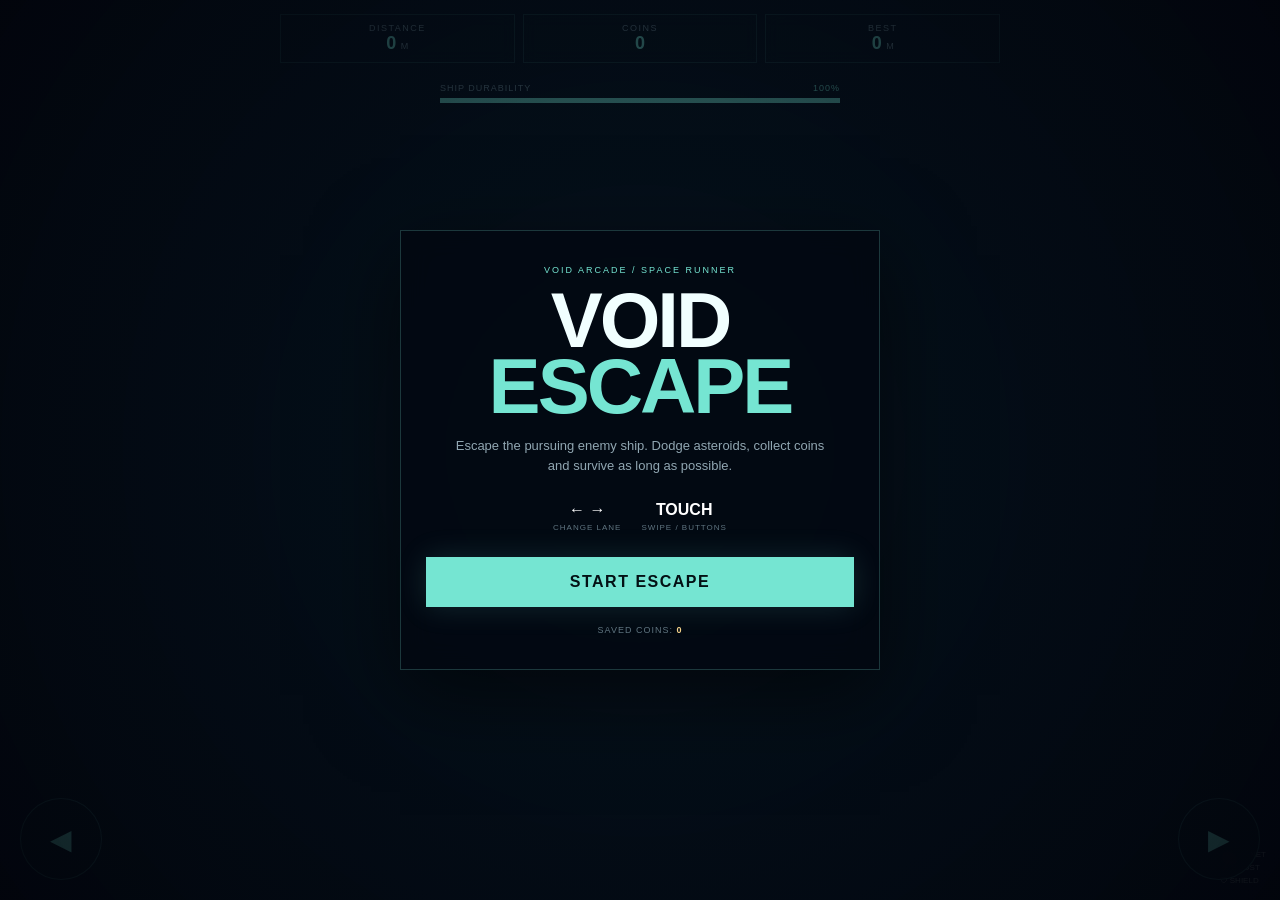
<file: games/arcade/void-escape/index.html>
<!DOCTYPE html>
<html lang="en">
<head>
    <meta charset="UTF-8">

    <meta
        name="viewport"
        content="width=device-width, initial-scale=1.0, maximum-scale=1.0, user-scalable=no, viewport-fit=cover"
    >

    <meta
        name="theme-color"
        content="#030712"
    >

    <title>VOID ESCAPE | VOID ARCADE</title>

    <link
        rel="stylesheet"
        href="style.css"
    >
  <!-- Google tag (gtag.js) -->
<script async src="https://www.googletagmanager.com/gtag/js?id=G-1G7V10HLQV"></script>
<script>
  window.dataLayer = window.dataLayer || [];
  function gtag(){dataLayer.push(arguments);}
  gtag('js', new Date());

  gtag('config', 'G-1G7V10HLQV');
</script>
</head>

<body>

    <main id="game">

        <canvas id="game-canvas"></canvas>

        <!-- TOP HUD -->

        <section class="hud">

            <div class="hud-box">
                <span>DISTANCE</span>
                <strong id="distance">0</strong>
                <small>M</small>
            </div>

            <div class="hud-box">
                <span>COINS</span>
                <strong id="coins">0</strong>
            </div>

            <div class="hud-box">
                <span>BEST</span>
                <strong id="best">0</strong>
                <small>M</small>
            </div>

        </section>


        <!-- DURABILITY -->

        <div class="durability">

            <div class="durability-label">
                SHIP DURABILITY
                <span id="durability-text">100%</span>
            </div>

            <div class="durability-bar">
                <div id="durability-fill"></div>
            </div>

        </div>


        <!-- POWER UP DISPLAY -->

        <div id="power-display"></div>


        <!-- START SCREEN -->

        <section
            id="start-screen"
            class="screen active"
        >

            <div class="screen-card">

                <div class="eyebrow">
                    VOID ARCADE / SPACE RUNNER
                </div>

                <h1>
                    VOID<br>
                    <span>ESCAPE</span>
                </h1>

                <p>
                    Escape the pursuing enemy ship.
                    Dodge asteroids, collect coins
                    and survive as long as possible.
                </p>

                <div class="controls-info">

                    <div>
                        <b>← →</b>
                        <span>CHANGE LANE</span>
                    </div>

                    <div>
                        <b>TOUCH</b>
                        <span>SWIPE / BUTTONS</span>
                    </div>

                </div>

                <button
                    id="start-button"
                    class="main-button"
                >
                    START ESCAPE
                </button>

                <div class="saved-info">
                    SAVED COINS:
                    <strong id="saved-coins">0</strong>
                </div>

            </div>

        </section>


        <!-- GAME OVER -->

        <section
            id="game-over"
            class="screen"
        >

            <div class="screen-card">

                <div class="eyebrow">
                    PURSUIT TERMINATED
                </div>

                <h1>
                    GAME<br>
                    <span>OVER</span>
                </h1>

                <div class="result-grid">

                    <div>
                        <span>DISTANCE</span>
                        <strong id="final-distance">0 M</strong>
                    </div>

                    <div>
                        <span>COINS</span>
                        <strong id="final-coins">0</strong>
                    </div>

                    <div>
                        <span>BEST</span>
                        <strong id="final-best">0 M</strong>
                    </div>

                </div>

                <button
                    id="restart-button"
                    class="main-button"
                >
                    ESCAPE AGAIN
                </button>

                <button
                    id="menu-button"
                    class="secondary-button"
                >
                    MAIN MENU
                </button>

            </div>

        </section>


        <!-- TOUCH CONTROLS -->

        <div
            id="touch-controls"
            class="touch-controls"
        >

            <button
                data-lane="left"
                aria-label="Move left"
            >
                ◀
            </button>

            <button
                data-lane="right"
                aria-label="Move right"
            >
                ▶
            </button>

        </div>


        <!-- POWER-UP LEGEND -->

        <div class="power-legend">

            <span>🧲 MAGNET</span>
            <span>⚡ BOOST</span>
            <span>🛡 SHIELD</span>

        </div>

    </main>

    <script src="game.js"></script>

</body>
</html>
</file>
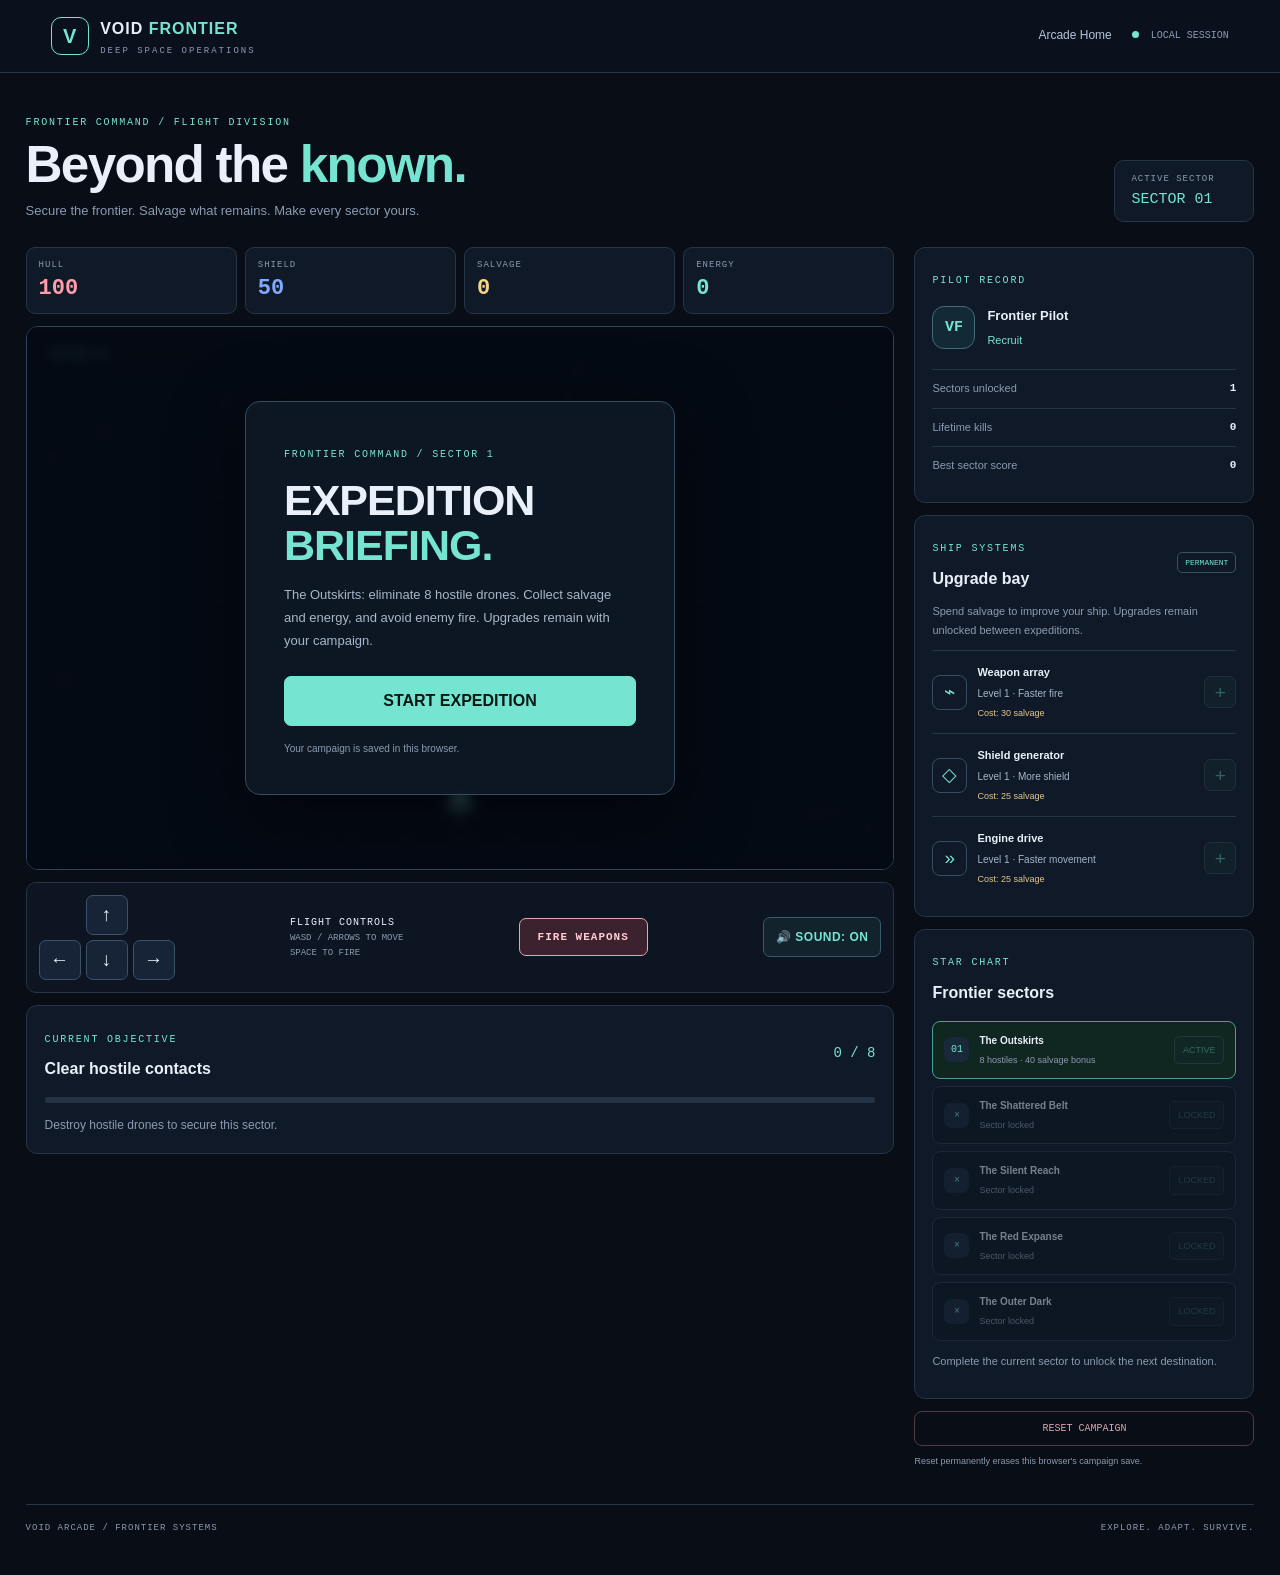
<file: games/arcade/void-frontier/index.html>
<!DOCTYPE html>
<html lang="en">
<head>
  <meta charset="UTF-8">
  <meta name="viewport" content="width=device-width, initial-scale=1">
  <meta name="theme-color" content="#080d16">
  <title>VOID FRONTIER | VOID ARCADE</title>
  <meta name="description" content="Explore hostile space, fight drones, collect salvage, upgrade your ship and unlock new sectors in VOID FRONTIER.">
  <link rel="stylesheet" href="../../../common/css/style.css">
  <link rel="stylesheet" href="style.css">
  <script src="game.js" defer></script>
  <!-- Google tag (gtag.js) -->
<script async src="https://www.googletagmanager.com/gtag/js?id=G-1G7V10HLQV"></script>
<script>
  window.dataLayer = window.dataLayer || [];
  function gtag(){dataLayer.push(arguments);}
  gtag('js', new Date());

  gtag('config', 'G-1G7V10HLQV');
</script>
</head>

<body class="vf-page">
  <header class="vf-header">
    <a class="vf-brand" href="../../../index.html">
      <span class="vf-brand-mark">V</span>
      <span>VOID <b>FRONTIER</b><small>DEEP SPACE OPERATIONS</small></span>
    </a>
    <nav class="vf-nav">
      <a href="../../../index.html">Arcade Home</a>
      <span class="vf-online"><i></i> LOCAL SESSION</span>
    </nav>
  </header>

  <main class="vf-main">
    <section class="vf-heading">
      <div>
        <p class="vf-eyebrow">FRONTIER COMMAND / FLIGHT DIVISION</p>
        <h1>Beyond the <span>known.</span></h1>
        <p>Secure the frontier. Salvage what remains. Make every sector yours.</p>
      </div>
      <div class="vf-sector-chip">
        <span>ACTIVE SECTOR</span>
        <strong id="vf-sector-name">SECTOR 01</strong>
      </div>
    </section>

    <section class="vf-layout">
      <div class="vf-main-column">
        <div class="vf-statusbar">
          <div><span>HULL</span><strong id="vf-hull">100</strong></div>
          <div><span>SHIELD</span><strong id="vf-shield">50</strong></div>
          <div><span>SALVAGE</span><strong id="vf-salvage">0</strong></div>
          <div><span>ENERGY</span><strong id="vf-energy">0</strong></div>
        </div>

        <div class="vf-arena">
          <canvas id="vf-canvas" width="960" height="600"
            aria-label="VOID FRONTIER space combat game"></canvas>

          <div class="vf-toast" id="vf-toast" aria-live="polite"></div>

          <div class="vf-overlay" id="vf-overlay">
            <div class="vf-overlay-panel">
              <span class="vf-eyebrow" id="vf-overlay-eyebrow">PILOT REGISTRATION</span>
              <h2 id="vf-overlay-title">THE FRONTIER<br><span>AWAITS.</span></h2>
              <p id="vf-overlay-text">
                Hostile drones have been detected. Clear the sector, gather resources, and prepare for the next expedition.
              </p>
              <button class="vf-primary-button" id="vf-main-action" type="button">START EXPEDITION</button>
              <small>Your campaign is saved in this browser.</small>
            </div>
          </div>
        </div>

        <div class="vf-controls">
          <div class="vf-movement">
            <button type="button" data-vf-key="up" aria-label="Move up">↑</button>
            <div>
              <button type="button" data-vf-key="left" aria-label="Move left">←</button>
              <button type="button" data-vf-key="down" aria-label="Move down">↓</button>
              <button type="button" data-vf-key="right" aria-label="Move right">→</button>
            </div>
          </div>
          <div class="vf-touch-note">
            <strong>FLIGHT CONTROLS</strong>
            <span>WASD / ARROWS TO MOVE</span>
            <span>SPACE TO FIRE</span>
          </div>
          <button type="button" class="vf-fire-button" id="vf-touch-fire">FIRE WEAPONS</button>
          <button
            type="button"
            id="vf-sound-toggle"
            class="vf-sound-toggle"
            aria-pressed="true">
            🔊 SOUND: ON
          </button>
        </div>

        <div class="vf-mission">
          <div class="vf-mission-top">
            <div>
              <span class="vf-eyebrow">CURRENT OBJECTIVE</span>
              <h2 id="vf-mission-title">Clear hostile contacts</h2>
            </div>
            <strong id="vf-kill-count">0 / 8</strong>
          </div>
          <div class="vf-progress"><div id="vf-progress-fill"></div></div>
          <p id="vf-mission-description">Destroy hostile drones to secure this sector.</p>
        </div>
      </div>

      <aside class="vf-sidebar">
        <section class="vf-card vf-pilot-card">
          <span class="vf-eyebrow">PILOT RECORD</span>
          <div class="vf-pilot-row">
            <div class="vf-avatar">VF</div>
            <div><strong>Frontier Pilot</strong><span id="vf-rank">Recruit</span></div>
          </div>
          <div class="vf-record-row"><span>Sectors unlocked</span><strong id="vf-unlocked">1</strong></div>
          <div class="vf-record-row"><span>Lifetime kills</span><strong id="vf-total-kills">0</strong></div>
          <div class="vf-record-row"><span>Best sector score</span><strong id="vf-best-score">0</strong></div>
        </section>

        <section class="vf-card">
          <div class="vf-section-heading">
            <div><span class="vf-eyebrow">SHIP SYSTEMS</span><h2>Upgrade bay</h2></div>
            <span class="vf-mini-tag">PERMANENT</span>
          </div>
          <p class="vf-card-description">Spend salvage to improve your ship. Upgrades remain unlocked between expeditions.</p>

          <div class="vf-upgrade">
            <div class="vf-upgrade-icon">⌁</div>
            <div class="vf-upgrade-copy">
              <strong>Weapon array</strong>
              <span id="vf-weapon-level">Level 1 · Faster fire</span>
              <small id="vf-weapon-cost">Cost: 30 salvage</small>
            </div>
            <button type="button" data-upgrade="weapon" aria-label="Upgrade weapons">+</button>
          </div>

          <div class="vf-upgrade">
            <div class="vf-upgrade-icon">◇</div>
            <div class="vf-upgrade-copy">
              <strong>Shield generator</strong>
              <span id="vf-shield-level">Level 1 · More shield</span>
              <small id="vf-shield-cost">Cost: 25 salvage</small>
            </div>
            <button type="button" data-upgrade="shield" aria-label="Upgrade shield">+</button>
          </div>

          <div class="vf-upgrade">
            <div class="vf-upgrade-icon">»</div>
            <div class="vf-upgrade-copy">
              <strong>Engine drive</strong>
              <span id="vf-engine-level">Level 1 · Faster movement</span>
              <small id="vf-engine-cost">Cost: 25 salvage</small>
            </div>
            <button type="button" data-upgrade="engine" aria-label="Upgrade engine">+</button>
          </div>
        </section>

        <section class="vf-card">
          <div class="vf-section-heading">
            <div><span class="vf-eyebrow">STAR CHART</span><h2>Frontier sectors</h2></div>
          </div>
          <div id="vf-sector-list" class="vf-sector-list"></div>
          <p class="vf-card-description">Complete the current sector to unlock the next destination.</p>
        </section>

        <button type="button" id="vf-reset" class="vf-reset-button">
          RESET CAMPAIGN
        </button>
        <p class="vf-reset-warning">Reset permanently erases this browser's campaign save.</p>
      </aside>
    </section>

    <footer class="vf-footer">
      <span>VOID ARCADE / FRONTIER SYSTEMS</span>
      <span>EXPLORE. ADAPT. SURVIVE.</span>
    </footer>
  </main>

  <dialog id="vf-reset-dialog" class="vf-dialog">
    <form method="dialog">
      <h2>Reset campaign?</h2>
      <p>Your sector progress, salvage, upgrades and records will be erased from this browser.</p>
      <div class="vf-dialog-actions">
        <button value="cancel" class="vf-secondary-button">Keep campaign</button>
        <button value="reset" class="vf-danger-button">Erase save</button>
      </div>
    </form>
  </dialog>
</body>
</html>
</file>
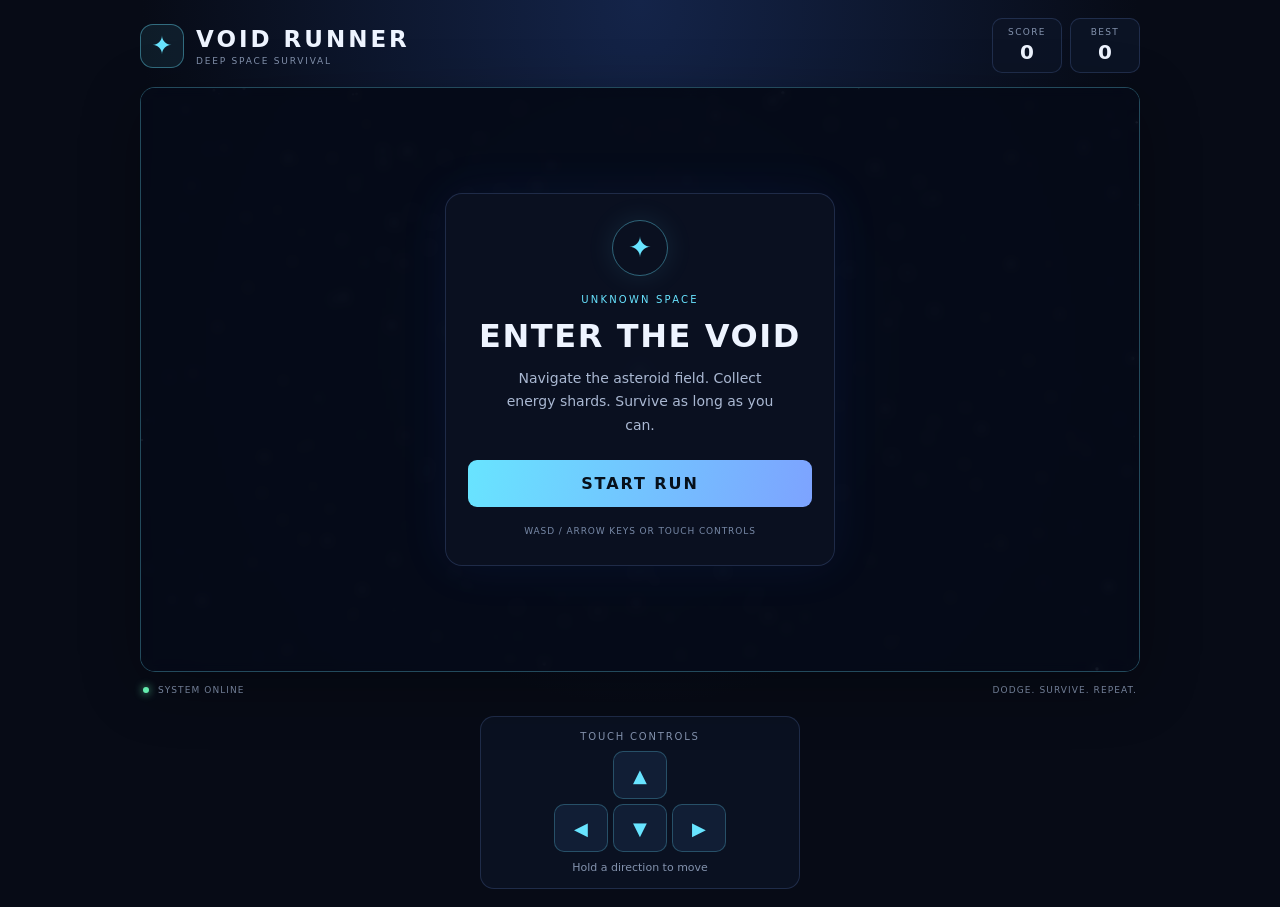
<file: games/arcade/void-runner/index.html>
<!DOCTYPE html>
<html lang="en">
<head>
    <meta charset="UTF-8">
    <meta name="viewport"
          content="width=device-width, initial-scale=1.0,
                   maximum-scale=1.0, user-scalable=no">
    <meta name="theme-color" content="#070b16">

    <title>VOID RUNNER</title>

    <link rel="stylesheet" href="style.css">
    <script src="game.js" defer></script>
  <!-- Google tag (gtag.js) -->
<script async src="https://www.googletagmanager.com/gtag/js?id=G-1G7V10HLQV"></script>
<script>
  window.dataLayer = window.dataLayer || [];
  function gtag(){dataLayer.push(arguments);}
  gtag('js', new Date());

  gtag('config', 'G-1G7V10HLQV');
</script>
</head>
<body>
    <main class="game-shell">
        <header class="topbar">
            <div class="brand">
                <span class="brand-mark">✦</span>
                <div>
                    <h1>VOID RUNNER</h1>
                    <p>DEEP SPACE SURVIVAL</p>
                </div>
            </div>

            <div class="scoreboard">
                <div class="score-box">
                    <span>SCORE</span>
                    <strong id="score">0</strong>
                </div>
                <div class="score-box">
                    <span>BEST</span>
                    <strong id="best">0</strong>
                </div>
            </div>
        </header>

        <section class="game-frame">
            <canvas id="gameCanvas"
                    aria-label="VOID RUNNER game area">
            </canvas>

            <div class="overlay" id="overlay">
                <div class="overlay-card">
                    <div class="orbit-icon">✦</div>

                    <p class="eyebrow" id="overlayEyebrow">
                        UNKNOWN SPACE
                    </p>

                    <h2 id="overlayTitle">ENTER THE VOID</h2>

                    <p id="overlayText">
                        Navigate the asteroid field.
                        Survive as long as you can.
                    </p>

                    <button id="startButton">
                        START RUN
                    </button>

                    <p class="hint" id="overlayHint">
                        WASD / ARROW KEYS OR TOUCH CONTROLS
                    </p>
                </div>
            </div>
        </section>

        <footer class="game-footer">
            <span><i class="status-dot"></i> SYSTEM ONLINE</span>
            <span>DODGE. SURVIVE. REPEAT.</span>
        </footer>

        <section class="mobile-controls"
                 aria-label="Touch movement controls">
            <div class="control-caption">
                TOUCH CONTROLS
            </div>

            <div class="dpad">
                <button class="direction up"
                        data-direction="up"
                        aria-label="Move up">▲</button>

                <button class="direction left"
                        data-direction="left"
                        aria-label="Move left">◀</button>

                <button class="direction down"
                        data-direction="down"
                        aria-label="Move down">▼</button>

                <button class="direction right"
                        data-direction="right"
                        aria-label="Move right">▶</button>
            </div>

            <p>Hold a direction to move</p>
        </section>
    </main>
</body>
</html>
</file>
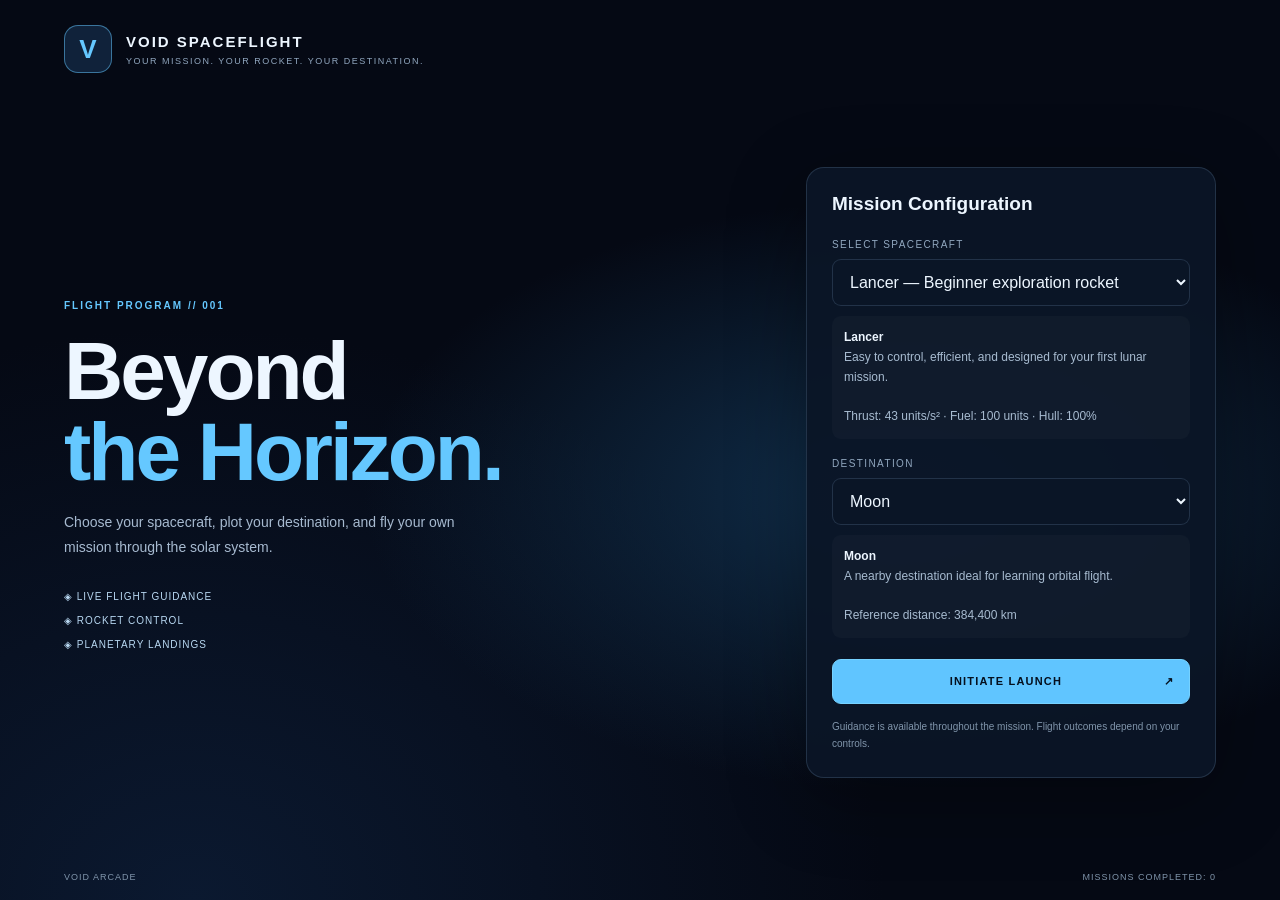
<file: games/simulation/void-spaceflight/index.html>
<!DOCTYPE html>
<html lang="en">
<head>
    <meta charset="UTF-8">
    <meta name="viewport" content="width=device-width, initial-scale=1.0">
    <meta name="theme-color" content="#050914">
    <title>VOID SPACEFLIGHT | VOID ARCADE</title>
    <link rel="stylesheet" href="../../common/common.css">
    <link rel="stylesheet" href="style.css">
  <!-- Google tag (gtag.js) -->
<script async src="https://www.googletagmanager.com/gtag/js?id=G-1G7V10HLQV"></script>
<script>
  window.dataLayer = window.dataLayer || [];
  function gtag(){dataLayer.push(arguments);}
  gtag('js', new Date());

  gtag('config', 'G-1G7V10HLQV');
</script>
</head>
<body>
<main id="game">

    <section id="menu-screen" class="screen active">
        <header class="brand">
            <div class="brand-logo">V</div>
            <div>
                <h1>VOID SPACEFLIGHT</h1>
                <p>YOUR MISSION. YOUR ROCKET. YOUR DESTINATION.</p>
            </div>
        </header>

        <div class="menu-layout">
            <div class="menu-intro">
                <span class="eyebrow">FLIGHT PROGRAM // 001</span>
                <h2>Beyond<br><span>the Horizon.</span></h2>
                <p>
                    Choose your spacecraft, plot your destination,
                    and fly your own mission through the solar system.
                </p>
                <div class="feature-list">
                    <span>◈ LIVE FLIGHT GUIDANCE</span>
                    <span>◈ ROCKET CONTROL</span>
                    <span>◈ PLANETARY LANDINGS</span>
                </div>
            </div>

            <div class="selection-panel">
                <h2>Mission Configuration</h2>

                <label for="rocket-select">SELECT SPACECRAFT</label>
                <select id="rocket-select"></select>

                <div id="rocket-info" class="info-panel"></div>

                <label for="destination-select">DESTINATION</label>
                <select id="destination-select"></select>

                <div id="destination-info" class="info-panel"></div>

                <button id="launch-button" class="primary-button">
                    INITIATE LAUNCH <span>↗</span>
                </button>

                <p class="small-note">
                    Guidance is available throughout the mission.
                    Flight outcomes depend on your controls.
                </p>
            </div>
        </div>

        <footer class="menu-footer">
            <span>VOID ARCADE</span>
            <span id="career-stat">MISSIONS COMPLETED: 0</span>
        </footer>
    </section>

    <section id="flight-screen" class="screen">
        <canvas id="space-canvas"></canvas>

        <header class="flight-topbar">
            <button id="exit-button" class="hud-button">← MENU</button>
            <div class="flight-brand">
                <strong>VOID SPACEFLIGHT</strong>
                <span id="phase-label">PRE-LAUNCH</span>
            </div>
            <button id="pause-button" class="hud-button">Ⅱ PAUSE</button>
        </header>

        <div class="flight-hud">
            <div class="hud-card">
                <span>ALTITUDE</span>
                <strong id="hud-altitude">0.0 km</strong>
            </div>
            <div class="hud-card">
                <span>VELOCITY</span>
                <strong id="hud-speed">0 m/s</strong>
            </div>
            <div class="hud-card">
                <span>FUEL</span>
                <strong id="hud-fuel">100%</strong>
                <div class="meter"><i id="fuel-meter"></i></div>
            </div>
            <div class="hud-card">
                <span>HULL INTEGRITY</span>
                <strong id="hud-hull">100%</strong>
                <div class="meter"><i id="hull-meter"></i></div>
            </div>
        </div>

        <div class="navigation-card">
            <div class="card-heading">
                <span>FLIGHT TELEMETRY</span>
                <span class="live-dot">● LIVE</span>
            </div>
            <div class="telemetry-row">
                <span>Pitch angle</span>
                <strong id="hud-pitch">90°</strong>
            </div>
            <div class="telemetry-row">
                <span>Target angle</span>
                <strong id="hud-target-pitch">90°</strong>
            </div>
            <div class="telemetry-row">
                <span>Throttle</span>
                <strong id="hud-throttle">100%</strong>
            </div>
            <div class="telemetry-row">
                <span>Target speed</span>
                <strong id="hud-target-speed">—</strong>
            </div>
            <div class="telemetry-row">
                <span>Destination</span>
                <strong id="hud-destination">Moon</strong>
            </div>
        </div>

        <div class="guidance-card">
            <div class="card-heading">
                <span>MISSION GUIDANCE COMPUTER</span>
                <span id="guidance-status">ACTIVE</span>
            </div>
            <h2 id="guidance-title">Preparing launch</h2>
            <p id="guidance-message">Waiting for flight data.</p>
            <div class="guidance-next">
                <span>NEXT ACTION</span>
                <strong id="guidance-action">Check your controls</strong>
            </div>
        </div>

        <div class="flight-controls">
            <div class="pitch-controls">
                <span>PITCH CONTROL</span>
                <div class="control-row">
                    <button id="pitch-down" class="control-button">↙ LOWER</button>
                    <button id="pitch-up" class="control-button">↗ RAISE</button>
                </div>
            </div>

            <div class="throttle-controls">
                <div class="throttle-heading">
                    <label for="throttle-slider">ENGINE THROTTLE</label>
                    <strong id="throttle-value">100%</strong>
                </div>
                <input id="throttle-slider" type="range"
                    min="0" max="100" value="100">
                <div class="throttle-labels">
                    <span>0%</span>
                    <span>MAX THRUST</span>
                </div>
            </div>
        </div>

        <div id="pause-overlay" class="overlay hidden">
            <div class="overlay-panel">
                <h2>MISSION PAUSED</h2>
                <p>Your flight is on hold.</p>
                <button id="resume-button" class="primary-button">RESUME FLIGHT</button>
            </div>
        </div>
    </section>

    <section id="result-screen" class="screen">
        <div class="result-panel">
            <span class="eyebrow">MISSION REPORT</span>
            <h2 id="result-title">Mission Complete</h2>
            <p id="result-message"></p>

            <div class="result-stats">
                <div><span>DESTINATION</span><strong id="result-destination">—</strong></div>
                <div><span>FINAL ALTITUDE</span><strong id="result-altitude">—</strong></div>
                <div><span>FUEL REMAINING</span><strong id="result-fuel">—</strong></div>
                <div><span>HULL INTEGRITY</span><strong id="result-hull">—</strong></div>
            </div>

            <button id="retry-button" class="primary-button">FLY AGAIN</button>
            <button id="return-button" class="secondary-button">RETURN TO MISSION CONTROL</button>
        </div>
    </section>

</main>

<script src="../../common/sound.js"></script>
<script src="../../common/storage.js"></script>
<script src="game.js"></script>
</body>
</html>
</file>
<file: common/css/style.css>
:root {
  color-scheme: dark;
  --bg: #080b14;
  --panel: #101625;
  --panel-light: #151e31;
  --text: #f1f5ff;
  --muted: #929db4;
  --line: rgba(157, 180, 225, 0.16);
  --blue: #79aaff;
  --cyan: #64e5ff;
  --radius: 18px;
  font-family: Inter, "Segoe UI", Arial, sans-serif;
}

* {
  box-sizing: border-box;
}

html {
  scroll-behavior: smooth;
  scroll-padding-top: 90px;
}

body {
  margin: 0;
  background:
    radial-gradient(ellipse at 80% 5%, rgba(41, 78, 150, .16), transparent 35%),
    var(--bg);
  color: var(--text);
  line-height: 1.6;
}

a {
  color: inherit;
  text-decoration: none;
}

button,
input {
  font: inherit;
}

button,
a {
  -webkit-tap-highlight-color: transparent;
}

button:focus-visible,
a:focus-visible,
input:focus-visible {
  outline: 2px solid var(--cyan);
  outline-offset: 4px;
}

.site-header {
  min-height: 76px;
  padding: 14px 6%;
  display: flex;
  align-items: center;
  justify-content: space-between;
  gap: 24px;
  position: sticky;
  top: 0;
  z-index: 10;
  background: rgba(8, 11, 20, .88);
  border-bottom: 1px solid var(--line);
  backdrop-filter: blur(18px);
}

.brand {
  display: inline-flex;
  align-items: center;
  gap: 10px;
  font-size: 16px;
  font-weight: 800;
  letter-spacing: 1.5px;
  white-space: nowrap;
}

.brand b {
  color: var(--blue);
}

.brand-symbol {
  width: 35px;
  height: 35px;
  display: grid;
  place-items: center;
  border: 1px solid var(--blue);
  border-radius: 10px;
  color: var(--cyan);
  background: rgba(77, 137, 255, .1);
  box-shadow: 0 0 22px rgba(89, 149, 255, .12);
}

.main-nav {
  display: flex;
  align-items: center;
  gap: 28px;
}

.main-nav a,
.header-play {
  color: var(--muted);
  font-size: 13px;
  transition: color .2s ease;
}

.main-nav a:hover,
.main-nav a.active,
.header-play:hover {
  color: var(--text);
}

.header-play {
  border: 1px solid var(--line);
  border-radius: 9px;
  padding: 10px 14px;
}

.hero {
  min-height: 550px;
  padding: 75px 8% 65px;
  display: grid;
  grid-template-columns: 1.1fr .9fr;
  align-items: center;
  gap: 35px;
  overflow: hidden;
}

.hero-content {
  max-width: 610px;
  position: relative;
  z-index: 1;
}

.eyebrow {
  display: block;
  color: var(--cyan);
  font-size: 10px;
  font-weight: 800;
  letter-spacing: 2.5px;
  text-transform: uppercase;
}

.live-dot {
  display: inline-block;
  width: 7px;
  height: 7px;
  margin-right: 7px;
  border-radius: 50%;
  background: #67e8b5;
  box-shadow: 0 0 12px rgba(103, 232, 181, .5);
}

.hero h1 {
  margin: 18px 0;
  font-size: clamp(48px, 7vw, 84px);
  line-height: .99;
  letter-spacing: -4px;
}

.hero h1 span {
  color: var(--blue);
  text-shadow: 0 0 45px rgba(94, 148, 255, .18);
}

.hero-description {
  max-width: 480px;
  color: var(--muted);
  font-size: 15px;
  line-height: 1.9;
}

.hero-actions {
  display: flex;
  flex-wrap: wrap;
  gap: 12px;
  margin-top: 27px;
}

.button {
  display: inline-flex;
  justify-content: center;
  align-items: center;
  gap: 15px;
  padding: 13px 19px;
  border-radius: 10px;
  font-size: 13px;
  font-weight: 750;
  transition: transform .2s ease, background .2s ease;
}

.button:hover {
  transform: translateY(-2px);
}

.button-primary {
  color: #08101d;
  background: linear-gradient(110deg, var(--blue), var(--cyan));
}

.button-secondary {
  border: 1px solid var(--line);
  background: rgba(255,255,255,.025);
}

.hero-meta {
  display: flex;
  flex-wrap: wrap;
  gap: 22px;
  margin-top: 35px;
  color: var(--muted);
  font-size: 11px;
}

.portal-art {
  position: relative;
  width: min(100%, 390px);
  aspect-ratio: 1;
  margin: auto;
  display: grid;
  place-items: center;
}

.portal-orbit {
  position: absolute;
  width: 84%;
  height: 84%;
  border: 1px solid rgba(106, 166, 255, .32);
  border-radius: 50%;
  transform: rotate(-25deg) scaleY(.8);
  box-shadow: 0 0 35px rgba(63, 121, 255, .08);
}

.orbit-two {
  width: 67%;
  height: 100%;
  transform: rotate(40deg) scaleY(.8);
  border-color: rgba(100, 229, 255, .4);
}

.portal-core {
  width: 52%;
  height: 65%;
  display: grid;
  place-items: center;
  border: 2px solid rgba(119, 171, 255, .8);
  border-radius: 50%;
  transform: perspective(350px) rotateY(-20deg);
  background:
    radial-gradient(ellipse, rgba(88, 167, 255, .3), transparent 67%),
    #0c1530;
  box-shadow: 0 0 55px rgba(72, 128, 255, .24),
              inset 0 0 40px rgba(72, 128, 255, .16);
}

.portal-core span {
  font-size: 95px;
  font-weight: 900;
  color: var(--cyan);
  text-shadow: 0 0 35px rgba(100, 229, 255, .5);
}

.portal-label {
  position: absolute;
  bottom: 4%;
  color: var(--muted);
  font-size: 9px;
  letter-spacing: 3px;
}

.category-strip {
  display: grid;
  grid-template-columns: repeat(4, 1fr);
  border-top: 1px solid var(--line);
  border-bottom: 1px solid var(--line);
  background: rgba(255,255,255,.015);
}

.category-strip a {
  padding: 20px 12px;
  display: flex;
  justify-content: center;
  gap: 12px;
  border-right: 1px solid var(--line);
  color: var(--muted);
  font-size: 10px;
  font-weight: 800;
  letter-spacing: 1.1px;
  text-align: center;
  transition: color .2s, background .2s;
}

.category-strip a:last-child {
  border-right: 0;
}

.category-strip a:hover {
  color: var(--cyan);
  background: rgba(100, 229, 255, .04);
}

.category-strip span {
  color: var(--blue);
}

.section-block {
  padding: 65px 8%;
}

.section-heading {
  display: flex;
  justify-content: space-between;
  align-items: end;
  gap: 20px;
  margin-bottom: 24px;
}

.section-heading h2,
.manifesto h2,
.about-hero h1 {
  margin: 7px 0 0;
  font-size: clamp(27px, 4vw, 39px);
  letter-spacing: -1.2px;
  line-height: 1.2;
}

.section-note {
  color: var(--muted);
  font-size: 11px;
  text-align: right;
}

.horizontal-games {
  display: grid;
  grid-template-columns: repeat(3, minmax(0, 1fr));
  gap: 15px;
}

.game-grid {
  display: grid;
  grid-template-columns: repeat(3, minmax(0, 1fr));
  gap: 18px;
}

.game-card {
  min-width: 0;
  overflow: hidden;
  border: 1px solid var(--line);
  border-radius: var(--radius);
  background: linear-gradient(145deg, var(--panel-light), var(--panel));
  transition: transform .2s ease, border-color .2s ease;
}

.game-card:hover {
  transform: translateY(-4px);
  border-color: rgba(121, 170, 255, .48);
}

.game-art {
  height: 145px;
  display: flex;
  align-items: center;
  justify-content: center;
  position: relative;
  overflow: hidden;
  background:
    radial-gradient(circle at 50% 60%, rgba(90, 157, 255, .25), transparent 44%),
    linear-gradient(135deg, #101a32, #090d18);
}

.game-art::before,
.game-art::after {
  content: "";
  position: absolute;
  border: 1px solid rgba(121, 170, 255, .3);
  transform: rotate(35deg);
}

.game-art::before {
  width: 120px;
  height: 120px;
}

.game-art::after {
  width: 80px;
  height: 80px;
  border-color: rgba(100, 229, 255, .5);
}

.art-symbol {
  z-index: 1;
  font-size: 48px;
  font-weight: 900;
  color: #b7d9ff;
  text-shadow: 0 0 24px rgba(100, 180, 255, .45);
}

.game-art.fantasy-art {
  background:
    radial-gradient(circle at 50% 55%, rgba(168, 112, 255, .3), transparent 45%),
    linear-gradient(135deg, #20142e, #0b0c18);
}

.game-art.story-art {
  background:
    radial-gradient(circle at 50% 55%, rgba(255, 174, 100, .2), transparent 45%),
    linear-gradient(135deg, #2a1b20, #0b0c18);
}

.game-art.novel-art {
  background:
    radial-gradient(circle at 50% 55%, rgba(100, 229, 255, .23), transparent 45%),
    linear-gradient(135deg, #10252e, #0b0c18);
}

.game-art.arcade-art {
  background:
    radial-gradient(circle at 50% 55%, rgba(90, 255, 185, .2), transparent 45%),
    linear-gradient(135deg, #10291f, #0b0c18);
}

.game-card-content {
  padding: 18px;
}

.game-card-top {
  display: flex;
  align-items: center;
  justify-content: space-between;
  gap: 8px;
}

.game-category {
  color: var(--cyan);
  font-size: 9px;
  font-weight: 800;
  letter-spacing: 1.1px;
  text-transform: uppercase;
}

.game-status {
  color: #8de6b8;
  font-size: 9px;
  font-weight: 750;
}

.game-status.planned {
  color: #d2b7ff;
}

.game-card h3 {
  margin: 11px 0 7px;
  font-size: 18px;
  line-height: 1.3;
}

.game-card p {
  min-height: 42px;
  margin: 0;
  color: var(--muted);
  font-size: 12px;
  line-height: 1.7;
}

.game-card-bottom {
  margin-top: 18px;
  padding-top: 14px;
  display: flex;
  justify-content: space-between;
  align-items: center;
  gap: 10px;
  border-top: 1px solid var(--line);
  color: var(--muted);
  font-size: 11px;
}

.game-open {
  color: var(--text);
  font-weight: 750;
}

.game-card-link {
  display: block;
}

.game-card-link:focus-visible {
  outline-offset: -4px;
}

.game-card-unavailable {
  opacity: .82;
}

.library-section {
  background: rgba(255,255,255,.012);
  border-top: 1px solid var(--line);
}

.library-heading {
  align-items: end;
}

.section-description {
  margin: 10px 0 0;
  color: var(--muted);
  font-size: 13px;
}

.game-count {
  padding: 8px 12px;
  border: 1px solid var(--line);
  border-radius: 9px;
  color: var(--muted);
  font-size: 11px;
  white-space: nowrap;
}

.search-box {
  display: flex;
  align-items: center;
  gap: 12px;
  max-width: 760px;
  margin: 28px 0 20px;
  padding: 7px;
  border: 1px solid rgba(121, 170, 255, .25);
  border-radius: 13px;
  background: #0d1220;
}

.search-icon {
  padding-left: 12px;
  color: var(--cyan);
  font-size: 27px;
}

.search-box input {
  width: 100%;
  min-width: 0;
  padding: 12px 0;
  border: 0;
  outline: none;
  background: transparent;
  color: var(--text);
  font-size: 13px;
}

.search-box input:focus-visible {
  outline: none;
}

.search-box button {
  padding: 11px 19px;
  border: 0;
  border-radius: 8px;
  background: var(--blue);
  color: #07101e;
  font-size: 12px;
  font-weight: 800;
  cursor: pointer;
}

.filter-row {
  display: flex;
  flex-wrap: wrap;
  gap: 9px;
  margin-bottom: 25px;
}

.filter-button {
  padding: 9px 14px;
  border: 1px solid var(--line);
  border-radius: 999px;
  background: transparent;
  color: var(--muted);
  font-size: 11px;
  cursor: pointer;
}

.filter-button:hover,
.filter-button.active {
  border-color: rgba(121, 170, 255, .5);
  background: rgba(121, 170, 255, .12);
  color: var(--text);
}

.empty-note {
  padding: 22px;
  border: 1px dashed var(--line);
  border-radius: 12px;
  color: var(--muted);
  font-size: 12px;
  text-align: center;
}

.no-results {
  margin-top: 18px;
}

.manifesto {
  margin: 55px 8% 75px;
  padding: 35px;
  display: grid;
  grid-template-columns: 100px 1fr;
  align-items: center;
  gap: 28px;
  border: 1px solid var(--line);
  border-radius: 22px;
  background:
    radial-gradient(ellipse at 0 100%, rgba(79, 125, 255, .12), transparent 50%),
    var(--panel);
}

.manifesto-mark {
  color: var(--blue);
  font-size: 68px;
  font-weight: 900;
  text-align: center;
}

.manifesto p {
  max-width: 620px;
  color: var(--muted);
  font-size: 13px;
  line-height: 1.9;
}

.text-link {
  display: inline-block;
  margin-top: 7px;
  color: var(--cyan);
  font-size: 12px;
  font-weight: 750;
}

.site-footer {
  padding: 27px 8%;
  display: flex;
  justify-content: space-between;
  align-items: center;
  gap: 20px;
  border-top: 1px solid var(--line);
}

.site-footer p,
.site-footer > span {
  color: var(--muted);
  font-size: 11px;
}

/* About page */

.about-hero {
  padding: 95px 9% 75px;
  border-bottom: 1px solid var(--line);
  background:
    radial-gradient(ellipse at 85% 0, rgba(79, 125, 255, .16), transparent 50%);
}

.about-hero h1 {
  max-width: 780px;
  margin-top: 18px;
  font-size: clamp(43px, 7vw, 72px);
  letter-spacing: -3px;
}

.about-hero h1 span {
  color: var(--blue);
}

.about-hero p {
  max-width: 650px;
  margin-top: 22px;
  color: var(--muted);
  font-size: 15px;
  line-height: 1.9;
}

.about-content {
  max-width: 1050px;
  margin: auto;
  padding: 65px 8%;
}

.about-content h2 {
  margin: 0 0 12px;
  font-size: 27px;
}

.about-content > p {
  color: var(--muted);
  font-size: 14px;
  line-height: 1.9;
}

.purpose-grid {
  display: grid;
  grid-template-columns: repeat(2, minmax(0, 1fr));
  gap: 16px;
  margin-top: 35px;
}

.purpose-card {
  padding: 23px;
  border: 1px solid var(--line);
  border-radius: 15px;
  background: var(--panel);
}

.purpose-card .purpose-icon {
  color: var(--cyan);
  font-size: 25px;
}

.purpose-card h3 {
  margin: 12px 0 6px;
  font-size: 17px;
}

.purpose-card p {
  margin: 0;
  color: var(--muted);
  font-size: 12px;
  line-height: 1.8;
}

.about-callout {
  margin-top: 35px;
  padding: 25px;
  border-left: 3px solid var(--blue);
  background: rgba(121, 170, 255, .06);
}

.about-callout p {
  margin: 0;
  color: var(--muted);
  font-size: 13px;
  line-height: 1.9;
}

@media (max-width: 800px) {
  .site-header {
    padding-inline: 5%;
    gap: 12px;
  }

  .main-nav {
    gap: 14px;
  }

  .header-play {
    display: none;
  }

  .hero {
    grid-template-columns: 1fr;
    padding: 65px 7% 45px;
  }

  .portal-art {
    width: min(80%, 300px);
    margin-top: -5px;
  }

  .hero h1 {
    letter-spacing: -2px;
  }

  .section-block {
    padding: 50px 6%;
  }

  .game-grid,
  .horizontal-games {
    grid-template-columns: repeat(2, minmax(0, 1fr));
  }

  .category-strip a {
    font-size: 9px;
    letter-spacing: .4px;
  }

  .manifesto {
    margin-inline: 6%;
    padding: 25px;
    grid-template-columns: 65px 1fr;
    gap: 16px;
  }

  .manifesto-mark {
    font-size: 48px;
  }

  .site-footer {
    padding-inline: 6%;
    flex-wrap: wrap;
  }
}

@media (max-width: 520px) {
  .site-header {
    min-height: 65px;
  }

  .brand {
    gap: 7px;
    font-size: 12px;
    letter-spacing: .8px;
  }

  .brand-symbol {
    width: 30px;
    height: 30px;
  }

  .main-nav {
    gap: 11px;
  }

  .main-nav a {
    font-size: 11px;
  }

  .hero {
    padding-top: 50px;
  }

  .hero h1 {
    font-size: 52px;
  }

  .hero-description {
    font-size: 13px;
  }

  .category-strip {
    grid-template-columns: repeat(2, 1fr);
  }

  .category-strip a:nth-child(2) {
    border-right: 0;
  }

  .category-strip a:nth-child(-n+2) {
    border-bottom: 1px solid var(--line);
  }

  .section-heading {
    align-items: start;
    flex-direction: column;
  }

  .section-note {
    text-align: left;
  }

  .game-grid,
  .horizontal-games {
    grid-template-columns: 1fr;
  }

  .game-art {
    height: 170px;
  }

  .search-box {
    gap: 7px;
  }

  .search-box button {
    padding-inline: 12px;
  }

  .manifesto {
    grid-template-columns: 1fr;
    gap: 8px;
  }

  .manifesto-mark {
    text-align: left;
  }

  .purpose-grid {
    grid-template-columns: 1fr;
  }

  .about-hero {
    padding: 65px 7% 50px;
  }

  .about-hero h1 {
    letter-spacing: -1.5px;
  }

  .about-content {
    padding: 45px 7%;
  }

  .site-footer {
    align-items: flex-start;
    flex-direction: column;
    gap: 8px;
  }
}

@media (prefers-reduced-motion: reduce) {
  *,
  *::before,
  *::after {
    scroll-behavior: auto !important;
    transition-duration: .01ms !important;
  }
}
</file>
<file: games/arcade/asteroid-breaker/style.css>
.asteroid-page {
  --pixel-green: #a9ff82;
  --pixel-cyan: #72edff;
  --pixel-yellow: #ffe28a;
  --pixel-red: #ff7189;
  background:
    radial-gradient(ellipse at 50% 20%, rgba(38, 67, 116, .2), transparent 48%),
    #090b12;
}

.asteroid-main {
  width: min(1120px, 100%);
  margin: 0 auto;
  padding: 44px 24px 65px;
}

.game-intro {
  max-width: 760px;
  margin: 0 auto 32px;
  text-align: center;
}

.game-intro h1 {
  margin: 13px 0;
  font-size: clamp(34px, 6vw, 60px);
  font-weight: 900;
  letter-spacing: -2px;
  line-height: 1.1;
}

.game-intro h1 span {
  color: var(--pixel-cyan);
  text-shadow: 0 0 28px rgba(114, 237, 255, .2);
}

.game-intro p {
  max-width: 610px;
  margin: 0 auto;
  color: var(--muted);
  font-size: 13px;
  line-height: 1.9;
}

.game-layout {
  display: grid;
  grid-template-columns: minmax(0, 1fr) 270px;
  align-items: start;
  gap: 24px;
}

.game-machine {
  min-width: 0;
  padding: 15px;
  border: 1px solid rgba(114, 237, 255, .24);
  border-radius: 15px;
  background: linear-gradient(145deg, #121a29, #0b0f19 70%);
  box-shadow: 0 20px 65px rgba(0, 0, 0, .3),
              0 0 45px rgba(61, 144, 255, .06);
}

.machine-top,
.machine-bottom {
  display: flex;
  align-items: center;
  justify-content: space-between;
  gap: 12px;
  color: var(--muted);
  font-size: 9px;
  font-weight: 800;
  letter-spacing: 1.3px;
}

.machine-top {
  padding: 1px 3px 14px;
}

.machine-label {
  color: #c6d8ef;
}

.machine-version {
  color: var(--pixel-cyan);
}

.game-hud {
  display: grid;
  grid-template-columns: 1fr 1fr 1fr;
  gap: 8px;
  padding: 13px 12px;
  margin-bottom: 9px;
  border: 1px solid rgba(169, 255, 130, .15);
  background: #080e13;
}

.hud-item {
  display: flex;
  flex-direction: column;
  gap: 4px;
  min-width: 0;
}

.hud-label {
  color: #8397a4;
  font-size: 9px;
  font-weight: 800;
  letter-spacing: 1.4px;
}

.hud-item strong {
  color: var(--pixel-green);
  font-family: "Courier New", monospace;
  font-size: clamp(15px, 2.5vw, 21px);
  letter-spacing: 1px;
  white-space: nowrap;
}

.hud-lives strong {
  color: var(--pixel-red);
  font-size: 15px;
  letter-spacing: 0;
}

.canvas-wrap {
  position: relative;
  width: 100%;
  overflow: hidden;
  border: 1px solid rgba(114, 237, 255, .18);
  background: #050812;
  line-height: 0;
  isolation: isolate;
}

#game-canvas {
  display: block;
  width: 100%;
  height: auto;
  aspect-ratio: 3 / 4;
  image-rendering: pixelated;
  image-rendering: crisp-edges;
  touch-action: none;
}

.game-overlay {
  position: absolute;
  inset: 0;
  z-index: 2;
  display: grid;
  place-items: center;
  padding: 18px;
  background: rgba(4, 7, 15, .76);
  backdrop-filter: blur(2px);
  line-height: normal;
}

.game-overlay[hidden] {
  display: none;
}

.overlay-panel {
  width: min(100%, 320px);
  padding: 25px 19px;
  border: 1px solid rgba(114, 237, 255, .4);
  background: rgba(8, 14, 25, .96);
  box-shadow: 0 0 35px rgba(72, 180, 255, .1);
  text-align: center;
}

.overlay-kicker {
  color: var(--pixel-cyan);
  font-size: 9px;
  font-weight: 900;
  letter-spacing: 2px;
}

.overlay-panel h2 {
  margin: 12px 0;
  color: var(--pixel-green);
  font-family: "Courier New", monospace;
  font-size: clamp(21px, 4vw, 29px);
  line-height: 1.25;
}

.overlay-panel p {
  margin: 0 0 22px;
  color: #a2b0c4;
  font-size: 12px;
  line-height: 1.8;
}

.start-button {
  width: 100%;
  padding: 14px 10px;
  border: 1px solid var(--pixel-cyan);
  border-radius: 0;
  background: var(--pixel-cyan);
  color: #071018;
  font-size: 12px;
  font-weight: 900;
  letter-spacing: 1px;
  cursor: pointer;
  transition: background .15s, transform .15s;
}

.start-button:hover {
  transform: translateY(-2px);
  background: #b8f7ff;
}

.start-button span {
  margin-left: 7px;
}

.overlay-hint {
  display: block;
  margin-top: 16px;
  color: #6e8196;
  font-size: 8px;
  letter-spacing: 1.5px;
}

.mobile-controls {
  display: grid;
  grid-template-columns: 1fr 1fr 1.3fr;
  gap: 9px;
  padding: 12px 0 5px;
}

.control-button {
  min-height: 54px;
  border: 1px solid rgba(114, 237, 255, .25);
  border-radius: 5px;
  background: #111c2b;
  color: var(--pixel-cyan);
  font-family: "Courier New", monospace;
  font-size: 21px;
  font-weight: 900;
  touch-action: none;
  user-select: none;
  -webkit-user-select: none;
  cursor: pointer;
}

.control-button:active,
.control-button.is-pressed {
  background: #1c394b;
  border-color: var(--pixel-cyan);
  box-shadow: inset 0 0 15px rgba(114, 237, 255, .12);
}

.fire-button {
  color: var(--pixel-green);
  border-color: rgba(169, 255, 130, .35);
  font-size: 14px;
  letter-spacing: 1px;
}

.fire-button:active,
.fire-button.is-pressed {
  background: #1a3526;
  border-color: var(--pixel-green);
}

.machine-bottom {
  padding: 14px 2px 1px;
  font-size: 8px;
}

.game-sidebar {
  display: flex;
  flex-direction: column;
  gap: 14px;
}

.info-panel {
  padding: 20px;
  border: 1px solid var(--line);
  border-radius: 11px;
  background: rgba(16, 22, 37, .82);
}

.info-panel h2 {
  margin: 10px 0;
  font-size: 21px;
  letter-spacing: -.5px;
}

.info-panel h3 {
  margin: 17px 0 12px;
  font-size: 13px;
}

.info-panel p {
  margin: 10px 0 0;
  color: var(--muted);
  font-size: 12px;
  line-height: 1.85;
}

.key-row {
  display: flex;
  align-items: center;
  justify-content: space-between;
  gap: 7px;
  margin-top: 10px;
  color: var(--muted);
  font-size: 11px;
}

.key-row kbd {
  min-width: 30px;
  padding: 5px 7px;
  border: 1px solid rgba(114, 237, 255, .18);
  border-radius: 4px;
  background: #080d16;
  color: var(--pixel-cyan);
  font-family: "Courier New", monospace;
  font-size: 10px;
  text-align: center;
}

.touch-heading {
  padding-top: 12px;
  border-top: 1px solid var(--line);
}

.score-rule {
  display: flex;
  align-items: center;
  gap: 12px;
  margin-top: 16px;
}

.score-pixel {
  width: 34px;
  height: 34px;
  display: grid;
  place-items: center;
  border: 1px solid rgba(114, 237, 255, .22);
  background: #0b1420;
  color: var(--pixel-cyan);
  font-size: 16px;
}

.score-rule div {
  display: flex;
  flex-direction: column;
  gap: 3px;
}

.score-rule strong {
  font-size: 12px;
}

.score-rule div span {
  color: var(--muted);
  font-size: 10px;
}

.back-link {
  padding: 12px 3px;
  color: var(--pixel-cyan);
  font-size: 12px;
  font-weight: 700;
}

.game-footer-note {
  display: flex;
  align-items: center;
  gap: 8px;
  margin-top: 23px;
  color: var(--muted);
  font-size: 11px;
}

.game-footer-note p {
  margin: 0;
}

@media (min-width: 801px) {
  .mobile-controls {
    padding-top: 14px;
  }
}

@media (max-width: 800px) {
  .game-layout {
    grid-template-columns: minmax(0, 1fr);
  }

  .game-machine {
    width: min(100%, 570px);
    margin-inline: auto;
  }

  .game-sidebar {
    display: grid;
    grid-template-columns: repeat(2, minmax(0, 1fr));
  }

  .back-link {
    grid-column: 1 / -1;
  }
}

@media (max-width: 520px) {
  .asteroid-main {
    padding: 32px 12px 45px;
  }

  .game-intro {
    padding-inline: 7px;
  }

  .game-intro h1 {
    letter-spacing: -1px;
  }

  .game-machine {
    padding: 9px;
    border-radius: 9px;
  }

  .game-hud {
    padding: 10px 7px;
    gap: 5px;
  }

  .hud-label {
    font-size: 8px;
  }

  .hud-item strong {
    font-size: 14px;
  }

  .hud-lives strong {
    font-size: 12px;
  }

  .mobile-controls {
    gap: 6px;
  }

  .control-button {
    min-height: 52px;
  }

  .machine-bottom {
    font-size: 7px;
    letter-spacing: .6px;
  }

  .game-sidebar {
    grid-template-columns: 1fr;
  }

  .back-link {
    grid-column: auto;
  }
}
</file>
<file: games/arcade/starbound-flight/style.css>
.starbound-page {
  --sf-bg: #050914;
  --sf-panel: #0a1222;
  --sf-cyan: #68efff;
  --sf-purple: #9e8cff;
  background: var(--sf-bg);
  color: #edf7ff;
  min-height: 100vh;
}

.sf-header,
.sf-footer {
  display: flex;
  align-items: center;
  justify-content: space-between;
  gap: 18px;
  padding: 18px clamp(16px, 5vw, 64px);
  border-bottom: 1px solid rgba(104, 239, 255, 0.17);
}

.sf-logo {
  color: #fff;
  text-decoration: none;
  font-weight: 900;
  letter-spacing: 2px;
}

.sf-logo span {
  color: var(--sf-cyan);
}

.sf-header nav {
  display: flex;
  gap: 20px;
}

.sf-header nav a {
  color: #a9bad0;
  text-decoration: none;
  font-size: 0.9rem;
}

.sf-header nav a:hover {
  color: var(--sf-cyan);
}

.sf-layout {
  width: min(1180px, 94%);
  margin: 0 auto;
  padding: 38px 0 55px;
  display: grid;
  grid-template-columns: 1fr 1.65fr;
  gap: 26px;
  align-items: start;
}

.sf-intro {
  grid-column: 1 / -1;
  padding: 10px 0 4px;
}

.sf-kicker,
.sf-label,
.sf-overlay-tag,
.sf-hint,
.sf-number {
  font-family: monospace;
  letter-spacing: 1.8px;
}

.sf-kicker {
  color: var(--sf-cyan);
  font-size: 0.75rem;
}

.sf-intro h1 {
  margin: 14px 0;
  font-size: clamp(2.7rem, 7vw, 5.8rem);
  line-height: 0.88;
  letter-spacing: -3px;
  font-weight: 950;
}

.sf-intro h1 span {
  color: var(--sf-cyan);
}

.sf-subtitle {
  color: #9eafc8;
  max-width: 560px;
  line-height: 1.7;
}

.sf-game-panel {
  min-width: 0;
  padding: 16px;
  background: linear-gradient(145deg, #101b30, #070c18);
  border: 1px solid rgba(104, 239, 255, 0.22);
  border-radius: 14px;
  box-shadow: 0 20px 60px rgba(0, 0, 0, 0.25);
}

.sf-hud {
  display: grid;
  grid-template-columns: repeat(3, minmax(0, 1fr));
  gap: 8px;
  margin-bottom: 14px;
}

.sf-hud > div {
  min-width: 0;
  padding: 10px 8px;
  background: rgba(2, 8, 19, 0.8);
  border: 1px solid rgba(104, 239, 255, 0.12);
  border-radius: 7px;
}

.sf-label {
  display: block;
  color: #829ab8;
  font-size: 0.58rem;
  margin-bottom: 6px;
}

.sf-hud strong {
  display: block;
  color: var(--sf-cyan);
  font-family: monospace;
  font-size: clamp(1rem, 2vw, 1.45rem);
  overflow-wrap: anywhere;
}

.sf-screen-wrap {
  position: relative;
  width: 100%;
  overflow: hidden;
  border: 1px solid rgba(104, 239, 255, 0.3);
  background: #030711;
  line-height: 0;
}

#sf-canvas {
  display: block;
  width: 100%;
  height: auto;
  aspect-ratio: 3 / 4;
  image-rendering: pixelated;
  touch-action: none;
}

.sf-overlay {
  position: absolute;
  inset: 0;
  display: flex;
  flex-direction: column;
  align-items: center;
  justify-content: center;
  padding: 25px;
  text-align: center;
  line-height: 1.5;
  background: rgba(3, 7, 17, 0.82);
  backdrop-filter: blur(4px);
}

.sf-overlay.is-hidden {
  display: none;
}

.sf-overlay-tag {
  color: var(--sf-cyan);
  font-size: 0.65rem;
}

.sf-overlay h2 {
  margin: 12px 0;
  font-size: clamp(1.6rem, 5vw, 2.5rem);
  line-height: 1.1;
}

.sf-overlay p:not(.sf-overlay-tag) {
  max-width: 300px;
  color: #a7b9d1;
  font-size: 0.9rem;
}

.sf-overlay button {
  margin-top: 14px;
  padding: 13px 22px;
  border: 1px solid var(--sf-cyan);
  border-radius: 4px;
  background: var(--sf-cyan);
  color: #04101c;
  font-weight: 900;
  letter-spacing: 1px;
  cursor: pointer;
}

.sf-overlay button:hover {
  background: #fff;
}

.sf-touch-controls {
  display: grid;
  grid-template-columns: repeat(4, 1fr);
  gap: 8px;
  margin-top: 12px;
}

.sf-touch-controls button {
  min-height: 48px;
  border: 1px solid rgba(104, 239, 255, 0.3);
  border-radius: 6px;
  background: #0c1930;
  color: var(--sf-cyan);
  font-size: 1.2rem;
  touch-action: none;
  user-select: none;
}

.sf-touch-controls button:active {
  background: #183754;
}

.sf-hint {
  margin: 13px 0 2px;
  color: #829ab8;
  font-size: 0.57rem;
  text-align: center;
  line-height: 1.8;
}

.sf-hint span {
  color: var(--sf-cyan);
  padding: 0 4px;
}

.sf-info {
  display: grid;
  gap: 12px;
}

.sf-info-card {
  padding: 20px;
  border: 1px solid rgba(158, 140, 255, 0.2);
  border-radius: 10px;
  background: linear-gradient(145deg, #0c1528, #080d19);
}

.sf-number {
  color: var(--sf-purple);
  font-size: 0.75rem;
}

.sf-info-card h2 {
  margin: 10px 0 7px;
  font-size: 1.2rem;
}

.sf-info-card p {
  margin: 0;
  color: #9eafc8;
  font-size: 0.9rem;
  line-height: 1.7;
}

.sf-footer {
  border-top: 1px solid rgba(104, 239, 255, 0.17);
  border-bottom: 0;
  color: #7e92ad;
  font-family: monospace;
  font-size: 0.7rem;
  letter-spacing: 1px;
}

@media (min-width: 900px) {
  .sf-game-panel {
    grid-column: 1;
  }

  .sf-info {
    grid-column: 2;
    grid-row: 3;
  }
}

@media (max-width: 899px) {
  .sf-layout {
    grid-template-columns: minmax(0, 1fr);
  }

  .sf-intro,
  .sf-game-panel,
  .sf-info {
    grid-column: 1;
  }

  .sf-info {
    grid-template-columns: repeat(3, minmax(0, 1fr));
  }

  .sf-info-card {
    padding: 14px;
  }
}

@media (max-width: 560px) {
  .sf-header,
  .sf-footer {
    padding: 15px;
  }

  .sf-header nav {
    gap: 12px;
  }

  .sf-layout {
    width: 94%;
    padding-top: 25px;
  }

  .sf-game-panel {
    padding: 9px;
  }

  .sf-info {
    grid-template-columns: 1fr;
  }

  .sf-hint {
    letter-spacing: 0.7px;
  }
}
</file>
<file: games/arcade/void-breach/style.css>
:root {
    color-scheme: dark;
    --bg: #070b12;
    --panel: #0d1420;
    --panel-light: #121e2d;
    --border: rgba(105, 200, 255, 0.2);
    --cyan: #54f5e9;
    --blue: #53a9ff;
    --purple: #b47aff;
    --pink: #ff4f9a;
    --text: #e6f2ff;
    --muted: #8296ac;
    --green: #6dffad;
}

* {
    box-sizing: border-box;
}

[hidden],
.hidden {
    display: none !important;
}

html {
    min-height: 100%;
    background: var(--bg);
}

body {
    margin: 0;
    min-height: 100vh;
    color: var(--text);
    font-family: "Courier New", monospace;
    background:
        radial-gradient(ellipse at 50% 0%, #14263b 0%, transparent 55%),
        linear-gradient(150deg, #070b12, #080d17 60%, #0b101b);
}

button,
select {
    font: inherit;
}

button {
    color: var(--text);
    cursor: pointer;
    -webkit-tap-highlight-color: transparent;
}

button:focus-visible,
select:focus-visible,
a:focus-visible {
    outline: 2px solid var(--cyan);
    outline-offset: 4px;
}

.app {
    width: min(100%, 1050px);
    min-height: 100vh;
    margin: 0 auto;
    padding: 18px clamp(14px, 4vw, 36px);
    display: flex;
    flex-direction: column;
    position: relative;
}

.app::before {
    content: "";
    position: fixed;
    inset: 0;
    pointer-events: none;
    opacity: 0.12;
    background-image:
        linear-gradient(rgba(84, 245, 233, 0.08) 1px, transparent 1px),
        linear-gradient(90deg, rgba(84, 245, 233, 0.08) 1px, transparent 1px);
    background-size: 36px 36px;
    mask-image: linear-gradient(to bottom, black, transparent 85%);
}

.topbar {
    display: flex;
    justify-content: space-between;
    align-items: center;
    gap: 12px;
    padding-bottom: 18px;
    border-bottom: 1px solid var(--border);
    position: relative;
    z-index: 1;
}

.back-link {
    color: var(--muted);
    text-decoration: none;
    font-size: 12px;
}

.back-link:hover {
    color: var(--cyan);
}

.brand {
    display: flex;
    align-items: center;
    gap: 9px;
    font-weight: bold;
    font-size: 13px;
    letter-spacing: 2px;
}

.brand-mark {
    color: var(--cyan);
    font-size: 17px;
    text-shadow: 0 0 14px var(--cyan);
}

.icon-button {
    padding: 8px 10px;
    background: rgba(84, 245, 233, 0.05);
    border: 1px solid var(--border);
    color: var(--cyan);
    font-size: 10px;
    letter-spacing: 1px;
}

.screen {
    width: 100%;
    max-width: 680px;
    margin: auto;
    padding: 45px 0;
    position: relative;
    z-index: 1;
    animation: appear 0.35s ease both;
}

.menu-screen {
    max-width: 610px;
}

.eyebrow {
    color: var(--cyan);
    font-size: 10px;
    letter-spacing: 3px;
    line-height: 1.8;
    overflow-wrap: anywhere;
}

h1,
h2,
p {
    margin-top: 0;
}

h1 {
    margin: 22px 0;
    font-size: clamp(42px, 9vw, 76px);
    line-height: 0.98;
    letter-spacing: -3px;
}

h1 span {
    color: var(--cyan);
    text-shadow: 0 0 28px rgba(84, 245, 233, 0.25);
}

h2 {
    margin: 12px 0 20px;
    font-size: clamp(25px, 6vw, 39px);
    letter-spacing: -1px;
}

.intro-text {
    max-width: 450px;
    color: var(--muted);
    font-family: Arial, sans-serif;
    font-size: 15px;
    line-height: 1.8;
}

.menu-panel,
.info-panel {
    margin-top: 30px;
    padding: clamp(18px, 4vw, 28px);
    border: 1px solid var(--border);
    background: linear-gradient(145deg, rgba(18, 30, 45, 0.92), rgba(9, 15, 25, 0.95));
    box-shadow: 0 18px 60px rgba(0, 0, 0, 0.18);
}

.panel-heading {
    margin-bottom: 24px;
    color: var(--cyan);
    font-size: 12px;
    letter-spacing: 2px;
}

label {
    display: block;
    margin-bottom: 10px;
    color: var(--muted);
    font-size: 10px;
    letter-spacing: 2px;
}

select {
    width: 100%;
    min-height: 48px;
    margin-bottom: 18px;
    padding: 12px;
    color: var(--text);
    background: #080e18;
    border: 1px solid var(--border);
    border-radius: 0;
}

.primary-button,
.secondary-button,
.text-button {
    width: 100%;
    min-height: 48px;
    padding: 13px 15px;
    margin-top: 10px;
    border-radius: 0;
    font-size: 11px;
    font-weight: bold;
    letter-spacing: 1.5px;
    transition: background 0.2s, border-color 0.2s, transform 0.2s;
}

.primary-button {
    display: flex;
    justify-content: space-between;
    align-items: center;
    color: #041312;
    background: var(--cyan);
    border: 1px solid var(--cyan);
    box-shadow: 0 0 20px rgba(84, 245, 233, 0.1);
}

.primary-button span {
    font-size: 18px;
}

.primary-button:hover {
    background: #a0fff7;
    transform: translateY(-1px);
}

.secondary-button {
    color: var(--text);
    background: rgba(83, 169, 255, 0.04);
    border: 1px solid var(--border);
}

.secondary-button:hover {
    border-color: var(--blue);
    background: rgba(83, 169, 255, 0.1);
}

.text-button {
    color: var(--muted);
    background: transparent;
    border: 1px solid transparent;
}

.text-button:hover {
    color: var(--cyan);
}

.menu-stats,
.stats-bar,
.result-stats {
    display: grid;
    grid-template-columns: repeat(2, minmax(0, 1fr));
    gap: 12px;
    margin-top: 24px;
}

.menu-stats > div,
.stats-bar > div,
.result-stats > div {
    min-width: 0;
    padding: 15px;
    background: rgba(13, 20, 32, 0.8);
    border: 1px solid var(--border);
}

.menu-stats span,
.stats-bar span,
.result-stats span {
    display: block;
    margin-bottom: 8px;
    color: var(--muted);
    font-size: 9px;
    letter-spacing: 1.5px;
}

.menu-stats strong,
.stats-bar strong,
.result-stats strong {
    color: var(--cyan);
    font-size: 23px;
    overflow-wrap: anywhere;
}

.info-panel {
    margin-bottom: 24px;
}

.info-panel p {
    margin-bottom: 22px;
    color: var(--muted);
    font-family: Arial, sans-serif;
    font-size: 14px;
    line-height: 1.7;
}

.info-panel p:last-child {
    margin-bottom: 0;
}

.info-panel strong {
    color: var(--cyan);
    font-family: "Courier New", monospace;
    font-size: 11px;
    letter-spacing: 1px;
}

.game-heading {
    display: flex;
    align-items: center;
    justify-content: space-between;
    gap: 15px;
}

.game-heading h2 {
    margin-bottom: 0;
}

.connection-status {
    padding: 10px;
    border: 1px solid rgba(255, 79, 154, 0.3);
    color: var(--pink);
    font-size: 9px;
    letter-spacing: 1px;
    text-align: center;
}

.connection-status.connected {
    color: var(--green);
    border-color: rgba(109, 255, 173, 0.4);
}

.stats-bar {
    grid-template-columns: repeat(3, minmax(0, 1fr));
    margin-bottom: 18px;
}

.stats-bar > div {
    padding: 12px;
}

.stats-bar strong {
    font-size: clamp(17px, 4vw, 23px);
}

.board-frame {
    padding: clamp(10px, 3vw, 18px);
    border: 1px solid var(--border);
    background: linear-gradient(145deg, #101a29, #080e17);
    box-shadow: 0 0 35px rgba(83, 169, 255, 0.05);
}

.board-caption {
    display: flex;
    justify-content: space-between;
    gap: 10px;
    margin-bottom: 13px;
    color: var(--muted);
    font-size: 10px;
    letter-spacing: 1.5px;
}

.puzzle-board {
    width: 100%;
    max-width: 560px;
    margin: 0 auto;
    display: grid;
    grid-template-columns: repeat(5, minmax(0, 1fr));
    gap: 4px;
    padding: 5px;
    border: 1px solid rgba(84, 245, 233, 0.12);
    background: #060a11;
}

.tile {
    position: relative;
    display: flex;
    align-items: center;
    justify-content: center;
    min-width: 0;
    aspect-ratio: 1;
    padding: 0;
    overflow: hidden;
    color: var(--cyan);
    background: #101d2b;
    border: 1px solid rgba(83, 169, 255, 0.15);
    border-radius: 0;
    font-size: clamp(18px, 5.5vw, 34px);
    transition: background 0.15s, border-color 0.15s;
    touch-action: manipulation;
}

.tile::before {
    content: "";
    position: absolute;
    inset: 0;
    background: linear-gradient(135deg, rgba(84, 245, 233, 0.06), transparent 60%);
    pointer-events: none;
}

.tile:active {
    background: #1b3447;
}

.tile.source {
    color: var(--green);
    border-color: var(--green);
}

.tile.core {
    color: var(--purple);
    border-color: var(--purple);
}

.tile.powered {
    color: var(--cyan);
    background: #12323b;
    border-color: rgba(84, 245, 233, 0.65);
    box-shadow: inset 0 0 12px rgba(84, 245, 233, 0.08);
}

.tile.hint {
    outline: 2px solid var(--pink);
    outline-offset: -3px;
}

.tile:disabled {
    cursor: default;
}

.game-actions {
    display: grid;
    grid-template-columns: repeat(3, minmax(0, 1fr));
    gap: 8px;
    margin-top: 14px;
}

.game-actions .secondary-button {
    padding: 10px 5px;
    font-size: 10px;
}

.game-message {
    min-height: 24px;
    margin: 20px 0 0;
    color: var(--muted);
    font-family: Arial, sans-serif;
    font-size: 13px;
    line-height: 1.6;
    text-align: center;
}

.result-stats {
    grid-template-columns: repeat(3, minmax(0, 1fr));
    margin: 24px 0;
}

.result-stats > div {
    padding: 12px;
}

.result-stats strong {
    font-size: clamp(16px, 4vw, 23px);
}

.footer {
    display: flex;
    justify-content: space-between;
    gap: 12px;
    margin-top: auto;
    padding-top: 18px;
    border-top: 1px solid var(--border);
    color: #53667b;
    font-size: 9px;
    letter-spacing: 1px;
    line-height: 1.6;
}

@keyframes appear {
    from {
        opacity: 0;
        transform: translateY(8px);
    }
    to {
        opacity: 1;
        transform: translateY(0);
    }
}

@media (min-width: 760px) {
    .screen {
        padding-top: 55px;
        padding-bottom: 55px;
    }
}

@media (max-width: 480px) {
    .app {
        padding: 12px;
    }

    .topbar {
        flex-wrap: wrap;
    }

    .brand {
        font-size: 11px;
        letter-spacing: 1px;
    }

    .back-link {
        font-size: 10px;
    }

    .icon-button {
        padding: 7px;
        font-size: 9px;
    }

    .screen {
        padding-top: 30px;
        padding-bottom: 30px;
    }

    h1 {
        letter-spacing: -2px;
    }

    .menu-stats > div,
    .stats-bar > div,
    .result-stats > div {
        padding: 10px;
    }

    .connection-status {
        padding: 7px;
        font-size: 8px;
    }

    .footer {
        font-size: 8px;
    }
}

@media (prefers-reduced-motion: reduce) {
    *,
    *::before,
    *::after {
        animation-duration: 0.01ms !important;
        transition-duration: 0.01ms !important;
    }
}
</file>
<file: games/arcade/void-drive/style.css>
:root {
    color-scheme: dark;

    --bg: #07090d;
    --panel: rgba(9, 13, 20, 0.94);
    --line: rgba(255,255,255,0.12);

    --cyan: #63e6e0;
    --blue: #69a9ff;
    --red: #ff667d;
    --yellow: #f5d27e;

    --text: #eef7f7;
    --muted: #809099;
}

* {
    box-sizing: border-box;
    -webkit-tap-highlight-color: transparent;
}

html,
body {
    width: 100%;
    height: 100%;
    margin: 0;

    overflow: hidden;

    background: var(--bg);
    color: var(--text);

    font-family:
        Arial,
        Helvetica,
        sans-serif;

    touch-action: none;

    overscroll-behavior: none;
}

body {
    user-select: none;
    -webkit-user-select: none;
}

button {
    font: inherit;
    color: inherit;
}

#game {
    position: fixed;

    inset: 0;

    width: 100vw;
    height: 100dvh;

    overflow: hidden;
}


/* ================= SCREENS ================= */

.screen {
    position: absolute;

    inset: 0;

    display: none;

    overflow: hidden;
}

.screen.active {
    display: block;
}


/* ================= MAIN MENU ================= */

#main-menu {
    display: none;

    align-items: center;
    justify-content: center;

    background:
        radial-gradient(
            circle at 50% 40%,
            rgba(70, 180, 180, 0.12),
            transparent 45%
        ),
        #07090d;
}

#main-menu.active {
    display: flex;
}

.menu-glow {
    position: absolute;

    width: 60vmin;
    height: 60vmin;

    border-radius: 50%;

    background:
        radial-gradient(
            circle,
            rgba(70,220,210,0.12),
            transparent 65%
        );

    filter: blur(20px);
}

.menu-content {
    position: relative;

    width: min(520px, 90vw);

    text-align: center;

    padding: 30px;
}

.eyebrow {
    margin: 0 0 8px;

    color: var(--cyan);

    font-size: 11px;
    letter-spacing: 3px;
    font-weight: 700;
}

.menu-content h1 {
    margin: 0;

    font-size: clamp(64px, 15vw, 120px);

    line-height: 0.82;

    letter-spacing: -6px;

    font-weight: 900;
}

.menu-content h1 span {
    color: var(--cyan);
}

.subtitle {
    margin: 25px 0 35px;

    color: var(--muted);

    letter-spacing: 4px;

    font-size: 11px;
}

.menu-buttons {
    display: grid;

    gap: 12px;
}

.menu-button {
    width: 100%;

    min-height: 70px;

    border: 1px solid var(--line);

    background:
        linear-gradient(
            90deg,
            rgba(255,255,255,0.04),
            rgba(255,255,255,0.01)
        );

    cursor: pointer;

    text-align: left;

    padding: 0 25px;

    letter-spacing: 2px;

    transition:
        transform .15s,
        border-color .15s,
        background .15s;
}

.menu-button span {
    display: inline-block;

    width: 40px;

    color: var(--cyan);

    font-weight: 900;
}

.menu-button:hover,
.menu-button:active {
    transform: translateY(-2px);

    border-color: var(--cyan);
}

.menu-button.primary {
    background: rgba(99,230,224,0.1);

    border-color: rgba(99,230,224,0.45);
}

.menu-info {
    margin-top: 25px;

    color: #4d5b62;

    font-size: 9px;

    letter-spacing: 2px;
}


/* ================= LEVEL SELECT ================= */

#level-screen {
    padding: 25px;

    background:
        radial-gradient(
            circle at 50% 20%,
            rgba(70,180,180,0.08),
            transparent 45%
        ),
        var(--bg);
}

.top-bar {
    display: flex;

    align-items: center;

    gap: 20px;

    max-width: 900px;

    margin: auto;
}

.top-bar h2 {
    margin: 0;

    font-size: 25px;
}

.small-button {
    padding: 12px 15px;

    background: rgba(255,255,255,0.04);

    border: 1px solid var(--line);

    cursor: pointer;
}

.level-grid {
    width: min(900px, 100%);

    margin: 30px auto;

    display: grid;

    grid-template-columns:
        repeat(auto-fill, minmax(120px, 1fr));

    gap: 12px;

    max-height: calc(100dvh - 120px);

    overflow-y: auto;

    padding-bottom: 30px;
}

.level-card {
    min-height: 105px;

    background: rgba(255,255,255,0.035);

    border: 1px solid var(--line);

    cursor: pointer;

    padding: 15px;

    text-align: left;

    transition: .15s;
}

.level-card:hover {
    border-color: var(--cyan);

    transform: translateY(-2px);
}

.level-card.locked {
    opacity: .3;

    cursor: not-allowed;
}

.level-number {
    color: var(--cyan);

    font-size: 25px;

    font-weight: 900;
}

.level-name {
    display: block;

    margin-top: 8px;

    font-size: 10px;

    color: var(--muted);

    letter-spacing: 1px;
}


/* ================= GAME ================= */

#game-screen {
    background: #08110d;
}

#drive-canvas {
    position: absolute;

    inset: 0;

    width: 100%;
    height: 100%;

    display: block;
}


/* ================= HUD ================= */

.hud {
    position: absolute;

    top: env(safe-area-inset-top, 12px);
    left: 12px;
    right: 12px;

    display: flex;

    align-items: flex-start;

    gap: 8px;

    pointer-events: none;
}

.hud-box {
    padding: 9px 12px;

    background: rgba(5,8,10,.78);

    border: 1px solid rgba(255,255,255,.1);

    backdrop-filter: blur(5px);
}

.hud-label {
    display: block;

    color: #66767b;

    font-size: 8px;

    letter-spacing: 2px;
}

.hud-box strong {
    font-size: 14px;
}

.distance-box {
    margin-left: auto;
}

.pause-button {
    pointer-events: auto;

    width: 42px;
    height: 42px;

    border: 1px solid rgba(255,255,255,.15);

    background: rgba(5,8,10,.8);

    cursor: pointer;
}


/* ================= SPEED ================= */

.speed-panel {
    position: absolute;

    right: 16px;
    bottom: 150px;

    width: 100px;

    padding: 14px;

    background: rgba(5,8,10,.8);

    border: 1px solid rgba(99,230,224,.2);

    text-align: center;
}

.speed-panel span {
    display: block;

    color: #6c7c82;

    font-size: 8px;

    letter-spacing: 2px;
}

.speed-panel strong {
    display: inline-block;

    margin-top: 3px;

    font-size: 32px;

    line-height: 1;
}

.speed-panel small {
    color: var(--cyan);

    font-size: 8px;
}

.speed-bar {
    height: 4px;

    margin-top: 10px;

    background: rgba(255,255,255,.08);
}

#speed-fill {
    width: 0;

    height: 100%;

    background: var(--cyan);

    transition: width .1s;
}


/* ================= OBJECTIVE ================= */

.objective-panel {
    position: absolute;

    top: 70px;
    left: 50%;

    transform: translateX(-50%);

    width: min(260px, 55vw);

    padding: 7px 10px;

    background: rgba(5,8,10,.72);

    border: 1px solid rgba(255,255,255,.08);

    text-align: center;
}

.objective-panel span {
    display: block;

    font-size: 7px;

    letter-spacing: 2px;

    color: #637177;
}

.objective-panel strong {
    font-size: 10px;
}

.objective-bar {
    height: 3px;

    margin-top: 5px;

    background: rgba(255,255,255,.08);
}

#objective-fill {
    width: 0;

    height: 100%;

    background: var(--cyan);
}


/* ================= MOBILE CONTROLS ================= */

#mobile-controls {
    position: absolute;

    inset: auto 0 0 0;

    height: 190px;

    pointer-events: none;
}

.steering {
    position: absolute;

    left: 20px;
    bottom: 22px;

    display: flex;

    gap: 8px;
}

.pedals {
    position: absolute;

    right: 20px;
    bottom: 22px;

    display: flex;

    gap: 8px;
}

.control-button {
    pointer-events: auto;

    width: 68px;
    height: 68px;

    border-radius: 12px;

    border: 1px solid rgba(255,255,255,.15);

    background: rgba(7,12,15,.82);

    backdrop-filter: blur(5px);

    touch-action: none;

    cursor: pointer;
}

.control-button:active,
.control-button.active {
    transform: scale(.94);

    background: rgba(99,230,224,.18);

    border-color: var(--cyan);
}

.control-button small {
    display: block;

    margin-top: 3px;

    color: #74858b;

    font-size: 7px;

    letter-spacing: 1px;
}

.brake {
    border-color: rgba(255,102,125,.3);
}

.brake:active {
    border-color: var(--red);
    background: rgba(255,102,125,.14);
}

.keyboard-hint {
    position: absolute;

    bottom: 8px;

    left: 50%;

    transform: translateX(-50%);

    color: rgba(255,255,255,.3);

    font-size: 8px;

    letter-spacing: 1px;

    white-space: nowrap;
}


/* ================= PANELS ================= */

.game-panel {
    position: absolute;

    left: 50%;
    top: 50%;

    transform: translate(-50%, -50%);

    width: min(390px, 88vw);

    padding: 35px;

    background: rgba(7,10,15,.96);

    border: 1px solid rgba(99,230,224,.3);

    box-shadow:
        0 25px 80px rgba(0,0,0,.7);

    text-align: center;

    display: none;

    z-index: 20;
}

.game-panel.active {
    display: block;
}

.game-panel h2 {
    margin: 5px 0 15px;

    font-size: 35px;

    letter-spacing: -1px;
}

.game-panel p:not(.eyebrow) {
    color: #89979b;

    font-size: 13px;

    line-height: 1.6;
}

.panel-button {
    width: 100%;

    min-height: 48px;

    margin-top: 9px;

    border: 1px solid var(--line);

    background: rgba(255,255,255,.04);

    cursor: pointer;
}

.panel-button.primary {
    border-color: rgba(99,230,224,.5);

    background: rgba(99,230,224,.1);
}

#crash-flash {
    position: absolute;

    inset: 0;

    background: rgba(255,60,80,.2);

    pointer-events: none;

    opacity: 0;
}

#crash-flash.active {
    animation: crash .25s;
}

@keyframes crash {
    0% { opacity: 1; }
    100% { opacity: 0; }
}


/* ================= MOBILE ================= */

@media (max-width: 650px) {

    .keyboard-hint {
        display: none;
    }

    .speed-panel {
        right: 12px;
        bottom: 175px;
    }

    #mobile-controls {
        height: 180px;
    }

    .control-button {
        width: 62px;
        height: 62px;
    }

    .objective-panel {
        top: 65px;
    }

}


/* ================= LANDSCAPE PHONE ================= */

@media (max-height: 500px) {

    #mobile-controls {
        height: 125px;
    }

    .steering,
    .pedals {
        bottom: 12px;
    }

    .control-button {
        width: 55px;
        height: 55px;
    }

    .speed-panel {
        bottom: 100px;
    }

}


/* Hide mobile controls when using a larger desktop display */

@media (min-width: 900px) and (pointer: fine) {

    #mobile-controls {
        opacity: .35;
    }

}
</file>
<file: games/arcade/void-escape/style.css>
* {
    box-sizing: border-box;
    margin: 0;
    padding: 0;
    -webkit-tap-highlight-color: transparent;
}

html,
body {
    width: 100%;
    height: 100%;
    overflow: hidden;

    background: #030712;

    touch-action: none;

    overscroll-behavior: none;

    user-select: none;
    -webkit-user-select: none;
}

body {
    font-family:
        Arial,
        Helvetica,
        sans-serif;
}

button {
    font: inherit;
}

#game {
    position: fixed;

    inset: 0;

    width: 100vw;
    height: 100dvh;

    overflow: hidden;

    background: #030712;
}

#game-canvas {
    position: absolute;

    inset: 0;

    width: 100%;
    height: 100%;

    display: block;

    touch-action: none;
}


/* =========================================================
   HUD
   ========================================================= */

.hud {
    position: absolute;

    top: max(14px, env(safe-area-inset-top));
    left: 50%;

    transform: translateX(-50%);

    width: min(720px, calc(100% - 24px));

    display: grid;

    grid-template-columns:
        repeat(3, 1fr);

    gap: 8px;

    z-index: 10;

    pointer-events: none;
}

.hud-box {
    padding: 8px 10px;

    border: 1px solid
        rgba(117, 229, 210, .18);

    background:
        rgba(4, 10, 20, .68);

    backdrop-filter: blur(8px);

    text-align: center;

    color: #fff;
}

.hud-box span {
    display: block;

    font-size: 9px;

    letter-spacing: 1.5px;

    color: #78919d;
}

.hud-box strong {
    font-size: 18px;

    color: #75e5d2;
}

.hud-box small {
    font-size: 9px;

    color: #78919d;
}


/* =========================================================
   DURABILITY
   ========================================================= */

.durability {
    position: absolute;

    top: 83px;
    left: 50%;

    transform: translateX(-50%);

    width: min(400px, calc(100% - 40px));

    z-index: 10;

    pointer-events: none;
}

.durability-label {
    display: flex;

    justify-content: space-between;

    margin-bottom: 5px;

    font-size: 9px;

    letter-spacing: 1px;

    color: #78919d;
}

.durability-label span {
    color: #75e5d2;
}

.durability-bar {
    height: 5px;

    background:
        rgba(255, 255, 255, .08);

    overflow: hidden;
}

#durability-fill {
    width: 100%;
    height: 100%;

    background: #75e5d2;

    transition:
        width .15s linear;
}


/* =========================================================
   POWER DISPLAY
   ========================================================= */

#power-display {
    position: absolute;

    top: 108px;
    left: 50%;

    transform: translateX(-50%);

    z-index: 10;

    color: #fff;

    font-size: 11px;

    letter-spacing: 1px;

    text-align: center;

    pointer-events: none;
}


/* =========================================================
   SCREENS
   ========================================================= */

.screen {
    position: absolute;

    inset: 0;

    display: none;

    align-items: center;
    justify-content: center;

    z-index: 50;

    padding:
        20px
        max(20px, env(safe-area-inset-right))
        max(20px, env(safe-area-inset-bottom))
        max(20px, env(safe-area-inset-left));

    background:
        radial-gradient(
            circle at center,
            rgba(9, 30, 42, .55),
            rgba(2, 5, 12, .9)
        );
}

.screen.active {
    display: flex;
}

.screen-card {
    width: min(480px, 100%);

    padding: 34px 25px;

    border:
        1px solid
        rgba(117, 229, 210, .22);

    background:
        rgba(3, 9, 18, .88);

    box-shadow:
        0 25px 80px
        rgba(0, 0, 0, .55);

    backdrop-filter: blur(14px);

    text-align: center;
}

.eyebrow {
    margin-bottom: 12px;

    font-size: 9px;

    letter-spacing: 2px;

    color: #75e5d2;
}

.screen-card h1 {
    margin-bottom: 16px;

    font-size:
        clamp(42px, 13vw, 78px);

    line-height: .85;

    letter-spacing: -3px;

    color: #f1ffff;
}

.screen-card h1 span {
    color: #75e5d2;
}

.screen-card p {
    max-width: 380px;

    margin: 0 auto 24px;

    line-height: 1.6;

    font-size: 13px;

    color: #91a7b2;
}


/* =========================================================
   CONTROLS INFO
   ========================================================= */

.controls-info {
    display: flex;

    justify-content: center;

    gap: 20px;

    margin-bottom: 25px;
}

.controls-info div {
    display: flex;

    flex-direction: column;

    gap: 4px;
}

.controls-info b {
    color: #fff;
    font-size: 16px;
}

.controls-info span {
    font-size: 8px;

    letter-spacing: 1px;

    color: #607681;
}


/* =========================================================
   BUTTONS
   ========================================================= */

.main-button,
.secondary-button {
    width: 100%;

    min-height: 50px;

    border: none;

    cursor: pointer;

    touch-action: manipulation;
}

.main-button {
    background: #75e5d2;

    color: #031014;

    font-weight: 800;

    letter-spacing: 1.5px;

    box-shadow:
        0 0 30px
        rgba(117, 229, 210, .15);
}

.main-button:active {
    transform: scale(.98);
}

.secondary-button {
    margin-top: 10px;

    background:
        rgba(255,255,255,.04);

    border:
        1px solid
        rgba(255,255,255,.1);

    color: #9db0b9;
}

.saved-info {
    margin-top: 18px;

    font-size: 9px;

    letter-spacing: 1px;

    color: #607681;
}

.saved-info strong {
    color: #f5d48b;
}


/* =========================================================
   RESULT
   ========================================================= */

.result-grid {
    display: grid;

    grid-template-columns:
        repeat(3, 1fr);

    gap: 8px;

    margin-bottom: 22px;
}

.result-grid div {
    padding: 12px 5px;

    border:
        1px solid
        rgba(255,255,255,.07);

    background:
        rgba(255,255,255,.025);
}

.result-grid span {
    display: block;

    margin-bottom: 5px;

    font-size: 8px;

    letter-spacing: 1px;

    color: #607681;
}

.result-grid strong {
    color: #75e5d2;

    font-size: 15px;
}


/* =========================================================
   TOUCH CONTROLS
   ========================================================= */

.touch-controls {
    position: absolute;

    left: 0;
    right: 0;

    bottom:
        max(20px, env(safe-area-inset-bottom));

    display: flex;

    justify-content: space-between;

    padding:
        0
        max(20px, env(safe-area-inset-right))
        0
        max(20px, env(safe-area-inset-left));

    z-index: 20;

    pointer-events: none;
}

.touch-controls button {
    width: 82px;
    height: 82px;

    border-radius: 50%;

    border:
        1px solid
        rgba(117, 229, 210, .3);

    background:
        rgba(3, 12, 20, .68);

    color: #75e5d2;

    font-size: 28px;

    pointer-events: auto;

    touch-action: none;

    backdrop-filter: blur(8px);
}

.touch-controls button:active,
.touch-controls button.active {
    background:
        rgba(117, 229, 210, .2);

    transform: scale(.94);
}


/* =========================================================
   POWER LEGEND
   ========================================================= */

.power-legend {
    position: absolute;

    right: 14px;

    bottom:
        max(15px, env(safe-area-inset-bottom));

    z-index: 10;

    display: flex;

    flex-direction: column;

    gap: 4px;

    pointer-events: none;

    font-size: 8px;

    color: rgba(255,255,255,.45);
}


/* =========================================================
   MOBILE
   ========================================================= */

@media (max-width: 600px) {

    .hud-box {
        padding: 6px 4px;
    }

    .hud-box strong {
        font-size: 15px;
    }

    .durability {
        top: 76px;
    }

    #power-display {
        top: 100px;
    }

    .screen-card {
        padding: 28px 20px;
    }

    .touch-controls button {
        width: 72px;
        height: 72px;
    }

    .power-legend {
        display: none;
    }
}
</file>
<file: games/arcade/void-frontier/style.css>
.vf-page {
  --vf-bg: #080d16;
  --vf-panel: #101927;
  --vf-line: #263548;
  --vf-text: #e9f0fa;
  --vf-muted: #8b9bb0;
  --vf-accent: #75e5d2;
  --vf-blue: #80aaff;
  background: var(--vf-bg);
  color: var(--vf-text);
  min-height: 100vh;
}

.vf-page * {
  box-sizing: border-box;
}

.vf-header {
  display: flex;
  justify-content: space-between;
  align-items: center;
  gap: 20px;
  padding: 16px clamp(16px, 4vw, 54px);
  border-bottom: 1px solid var(--vf-line);
  background: #0a111d;
}

.vf-brand {
  display: flex;
  align-items: center;
  gap: 11px;
  color: var(--vf-text);
  text-decoration: none;
  font-weight: 850;
  letter-spacing: 1px;
}

.vf-brand b {
  color: var(--vf-accent);
}

.vf-brand small {
  display: block;
  margin-top: 4px;
  color: var(--vf-muted);
  font: 9px monospace;
  letter-spacing: 2px;
}

.vf-brand-mark {
  display: grid;
  place-items: center;
  width: 38px;
  height: 38px;
  border: 1px solid var(--vf-accent);
  border-radius: 10px;
  color: var(--vf-accent);
  font-size: 20px;
}

.vf-nav {
  display: flex;
  align-items: center;
  gap: 20px;
  font-size: 12px;
}

.vf-nav a {
  color: #b5c4d8;
  text-decoration: none;
}

.vf-nav a:hover {
  color: var(--vf-accent);
}

.vf-online {
  color: var(--vf-muted);
  font: 10px monospace;
}

.vf-online i {
  display: inline-block;
  width: 7px;
  height: 7px;
  margin-right: 6px;
  border-radius: 50%;
  background: var(--vf-accent);
}

.vf-main {
  width: min(1440px, 96%);
  margin: auto;
  padding: 34px 0 24px;
}

.vf-heading {
  display: flex;
  justify-content: space-between;
  align-items: end;
  gap: 20px;
  margin-bottom: 25px;
}

.vf-eyebrow {
  color: var(--vf-accent);
  font: 10px monospace;
  letter-spacing: 1.8px;
}

.vf-heading h1 {
  margin: 10px 0;
  font-size: clamp(30px, 4vw, 52px);
  line-height: 1.05;
  letter-spacing: -1.7px;
}

.vf-heading h1 span {
  color: var(--vf-accent);
}

.vf-heading p:not(.vf-eyebrow) {
  margin: 0;
  color: var(--vf-muted);
  line-height: 1.6;
  font-size: 13px;
}

.vf-sector-chip {
  min-width: 140px;
  padding: 13px 16px;
  border: 1px solid var(--vf-line);
  border-radius: 10px;
  background: var(--vf-panel);
}

.vf-sector-chip span,
.vf-sector-chip strong {
  display: block;
}

.vf-sector-chip span {
  color: var(--vf-muted);
  font: 9px monospace;
  letter-spacing: 1px;
}

.vf-sector-chip strong {
  margin-top: 7px;
  color: var(--vf-accent);
  font: 15px monospace;
}

.vf-layout {
  display: grid;
  grid-template-columns: minmax(0, 1fr) 340px;
  align-items: start;
  gap: 20px;
}

.vf-main-column,
.vf-sidebar {
  min-width: 0;
}

.vf-main-column {
  display: grid;
  gap: 12px;
}

.vf-statusbar {
  display: grid;
  grid-template-columns: repeat(4, minmax(0, 1fr));
  gap: 8px;
}

.vf-statusbar > div {
  padding: 12px;
  border: 1px solid var(--vf-line);
  border-radius: 9px;
  background: var(--vf-panel);
}

.vf-statusbar span,
.vf-statusbar strong {
  display: block;
}

.vf-statusbar span {
  color: var(--vf-muted);
  font: 9px monospace;
  letter-spacing: 1px;
}

.vf-statusbar strong {
  margin-top: 6px;
  font: 700 22px monospace;
}

.vf-statusbar > div:nth-child(1) strong {
  color: #ff9eab;
}

.vf-statusbar > div:nth-child(2) strong {
  color: var(--vf-blue);
}

.vf-statusbar > div:nth-child(3) strong {
  color: #f5d48b;
}

.vf-statusbar > div:nth-child(4) strong {
  color: var(--vf-accent);
}

.vf-arena {
  position: relative;
  overflow: hidden;
  border: 1px solid #30445b;
  border-radius: 12px;
  background: #070d17;
  line-height: 0;
}

#vf-canvas {
  display: block;
  width: 100%;
  height: auto;
  aspect-ratio: 8 / 5;
  touch-action: none;
}

.vf-overlay {
  position: absolute;
  inset: 0;
  display: grid;
  place-items: center;
  padding: 18px;
  background: rgba(5, 10, 19, 0.76);
  backdrop-filter: blur(6px);
  line-height: 1.5;
}

.vf-overlay.vf-hidden {
  display: none;
}

.vf-overlay-panel {
  width: min(430px, 100%);
  padding: clamp(20px, 4vw, 38px);
  border: 1px solid #344b60;
  border-radius: 15px;
  background: rgba(14, 23, 37, 0.97);
  box-shadow: 0 20px 70px #0008;
}

.vf-overlay-panel h2 {
  margin: 14px 0;
  font-size: clamp(27px, 4vw, 43px);
  line-height: 1.05;
  letter-spacing: -1px;
}

.vf-overlay-panel h2 span {
  color: var(--vf-accent);
}

.vf-overlay-panel p {
  color: #a8b7ca;
  font-size: 13px;
  line-height: 1.8;
}

.vf-overlay-panel small {
  display: block;
  margin-top: 15px;
  color: var(--vf-muted);
  font-size: 10px;
}

.vf-primary-button,
.vf-secondary-button,
.vf-danger-button {
  padding: 12px 16px;
  border-radius: 7px;
  cursor: pointer;
  font-weight: 800;
}

.vf-primary-button {
  width: 100%;
  margin-top: 10px;
  border: 1px solid var(--vf-accent);
  background: var(--vf-accent);
  color: #071711;
}

.vf-primary-button:hover {
  background: #b4fff1;
}

.vf-controls {
  display: flex;
  align-items: center;
  justify-content: space-between;
  gap: 15px;
  padding: 12px;
  border: 1px solid var(--vf-line);
  border-radius: 10px;
  background: #0d1522;
}


.vf-movement {
  display: grid;
  gap: 5px;
  justify-items: center;
  flex-shrink: 0;
}

.vf-movement > div {
  display: flex;
  gap: 5px;
}

.vf-movement button {
  min-width: 42px;
  min-height: 40px;
  border: 1px solid #3b5268;
  border-radius: 7px;
  background: #172438;
  color: var(--vf-text);
  font-size: 19px;
  touch-action: none;
  user-select: none;
}

.vf-movement button:active,
.vf-fire-button:active {
  background: #294459;
}

.vf-touch-note {
  display: grid;
  gap: 5px;
}

.vf-touch-note strong {
  font: 10px monospace;
  letter-spacing: 1px;
}

.vf-touch-note span {
  color: var(--vf-muted);
  font: 9px monospace;
}

.vf-fire-button {
  padding: 12px 18px;
  border: 1px solid #e7a4ae;
  border-radius: 7px;
  background: #3b222e;
  color: #ffccd3;
  font: 800 11px monospace;
  letter-spacing: 1px;
  touch-action: none;
}

.vf-mission,
.vf-card {
  border: 1px solid var(--vf-line);
  border-radius: 11px;
  background: var(--vf-panel);
}

.vf-mission {
  padding: 18px;
}

.vf-mission-top,
.vf-section-heading {
  display: flex;
  justify-content: space-between;
  align-items: center;
  gap: 10px;
}

.vf-mission h2,
.vf-section-heading h2 {
  margin: 7px 0 0;
  font-size: 16px;
}

.vf-mission-top > strong {
  color: var(--vf-accent);
  font: 14px monospace;
}

.vf-progress {
  height: 6px;
  overflow: hidden;
  margin-top: 15px;
  border-radius: 10px;
  background: #253346;
}

#vf-progress-fill {
  width: 0;
  height: 100%;
  border-radius: inherit;
  background: var(--vf-accent);
  transition: width 0.15s;
}

.vf-mission > p {
  margin: 12px 0 0;
  color: var(--vf-muted);
  font-size: 12px;
  line-height: 1.7;
}

.vf-sidebar {
  display: grid;
  gap: 12px;
}

.vf-card {
  padding: 17px;
}

.vf-pilot-row {
  display: flex;
  align-items: center;
  gap: 12px;
  margin: 15px 0 20px;
}

.vf-avatar {
  display: grid;
  place-items: center;
  width: 43px;
  height: 43px;
  border: 1px solid #426b79;
  border-radius: 12px;
  background: #132a36;
  color: var(--vf-accent);
  font: 800 15px monospace;
}

.vf-pilot-row strong,
.vf-pilot-row span {
  display: block;
}

.vf-pilot-row strong {
  font-size: 13px;
}

.vf-pilot-row span {
  margin-top: 5px;
  color: var(--vf-accent);
  font-size: 11px;
}

.vf-record-row {
  display: flex;
  justify-content: space-between;
  gap: 10px;
  padding: 10px 0;
  border-top: 1px solid #263548;
  font-size: 11px;
}

.vf-record-row span {
  color: var(--vf-muted);
}

.vf-record-row strong {
  font-family: monospace;
}

.vf-mini-tag {
  padding: 5px 7px;
  border: 1px solid #3a5260;
  border-radius: 5px;
  color: var(--vf-accent);
  font: 8px monospace;
}

.vf-card-description {
  color: var(--vf-muted);
  font-size: 11px;
  line-height: 1.7;
}

.vf-upgrade {
  display: flex;
  align-items: center;
  gap: 10px;
  padding: 13px 0;
  border-top: 1px solid #263548;
}

.vf-upgrade-icon {
  display: grid;
  place-items: center;
  flex: 0 0 35px;
  height: 35px;
  border: 1px solid #354c61;
  border-radius: 8px;
  color: var(--vf-accent);
  font-size: 19px;
}

.vf-upgrade-copy {
  flex: 1;
  min-width: 0;
}

.vf-upgrade-copy strong,
.vf-upgrade-copy span,
.vf-upgrade-copy small {
  display: block;
}

.vf-upgrade-copy strong {
  font-size: 11px;
}

.vf-upgrade-copy span {
  margin-top: 4px;
  color: #a5b5c8;
  font-size: 10px;
}

.vf-upgrade-copy small {
  margin-top: 4px;
  color: #e4c88e;
  font-size: 9px;
}

.vf-upgrade > button {
  flex: 0 0 32px;
  width: 32px;
  height: 32px;
  border: 1px solid #3d5d65;
  border-radius: 7px;
  background: #132d32;
  color: var(--vf-accent);
  font-size: 19px;
  cursor: pointer;
}

.vf-upgrade > button:disabled {
  opacity: 0.35;
  cursor: not-allowed;
}

.vf-sector-list {
  display: grid;
  gap: 7px;
  margin-top: 15px;
}

.vf-sector-entry {
  display: flex;
  align-items: center;
  gap: 10px;
  padding: 11px;
  border: 1px solid #2a394b;
  border-radius: 8px;
  background: #0b1320;
}

.vf-sector-entry.current {
  border-color: #4d9d91;
  background: #102621;
}

.vf-sector-entry.locked {
  opacity: 0.48;
}

.vf-sector-dot {
  display: grid;
  place-items: center;
  flex: 0 0 25px;
  height: 25px;
  border-radius: 7px;
  background: #1a293a;
  color: var(--vf-accent);
  font: 10px monospace;
}

.vf-sector-entry div:nth-child(2) {
  flex: 1;
}

.vf-sector-entry strong,
.vf-sector-entry span {
  display: block;
}

.vf-sector-entry strong {
  font-size: 10px;
}

.vf-sector-entry span {
  margin-top: 4px;
  color: var(--vf-muted);
  font-size: 9px;
}

.vf-sector-entry > button {
  padding: 6px 8px;
  border: 1px solid #3d5b61;
  border-radius: 5px;
  background: #142a2d;
  color: var(--vf-accent);
  font-size: 9px;
  cursor: pointer;
}

.vf-sector-entry > button:disabled {
  opacity: 0.35;
  cursor: default;
}

.vf-reset-button {
  padding: 11px;
  border: 1px solid #563742;
  border-radius: 8px;
  background: transparent;
  color: #d9a5ae;
  font: 10px monospace;
  cursor: pointer;
}

.vf-reset-warning {
  margin: -4px 0 0;
  color: var(--vf-muted);
  font-size: 9px;
  line-height: 1.6;
}

.vf-footer {
  display: flex;
  justify-content: space-between;
  gap: 15px;
  margin-top: 35px;
  padding: 18px 0;
  border-top: 1px solid var(--vf-line);
  color: var(--vf-muted);
  font: 9px monospace;
  letter-spacing: 1px;
}

.vf-toast {
  position: absolute;
  z-index: 2;
  top: 12px;
  left: 50%;
  max-width: 90%;
  padding: 8px 13px;
  transform: translateX(-50%);
  border: 1px solid #43685f;
  border-radius: 7px;
  background: #10251f;
  color: var(--vf-accent);
  font: 11px monospace;
  text-align: center;
  opacity: 0;
  pointer-events: none;
  transition: opacity 0.2s;
}

.vf-toast.show {
  opacity: 1;
}

.vf-dialog {
  width: min(420px, calc(100% - 30px));
  padding: 22px;
  border: 1px solid var(--vf-line);
  border-radius: 12px;
  background: #101927;
  color: var(--vf-text);
}

.vf-dialog::backdrop {
  background: #000b;
  backdrop-filter: blur(3px);
}

.vf-dialog p {
  color: var(--vf-muted);
  font-size: 13px;
  line-height: 1.7;
}

.vf-dialog-actions {
  display: flex;
  flex-wrap: wrap;
  justify-content: flex-end;
  gap: 8px;
  margin-top: 20px;
}

.vf-secondary-button {
  border: 1px solid #405167;
  background: #182438;
  color: var(--vf-text);
}

.vf-danger-button {
  border: 1px solid #b65b69;
  background: #642e39;
  color: #fff;
}

@media (max-width: 1050px) {
  .vf-layout {
    grid-template-columns: minmax(0, 1fr) 300px;
    gap: 12px;
  }

  .vf-card {
    padding: 13px;
  }

  .vf-statusbar > div {
    padding: 10px;
  }
}

@media (max-width: 760px) {
  .vf-main {
    width: 94%;
    padding-top: 25px;
  }

  .vf-layout {
    grid-template-columns: minmax(0, 1fr);
  }

  .vf-heading {
    align-items: start;
    flex-direction: column;
  }

  .vf-sector-chip {
    width: 100%;
  }

  .vf-sidebar {
    grid-template-columns: minmax(0, 1fr);
  }

  .vf-movement {
    display: grid;
    gap: 5px;
  }

  .vf-controls {
    align-items: center;
  }

  .vf-touch-note {
    flex: 1;
  }

  .vf-fire-button {
    padding: 12px 10px;
  }
}

@media (max-width: 430px) {
  .vf-header {
    align-items: flex-start;
    flex-direction: column;
    gap: 13px;
  }

  .vf-nav {
    width: 100%;
    justify-content: space-between;
  }

  .vf-statusbar {
    grid-template-columns: repeat(2, minmax(0, 1fr));
  }

  .vf-controls {
    flex-wrap: wrap;
  }

  .vf-movement button {
    min-width: 37px;
    min-height: 38px;
  }

  .vf-touch-note {
    min-width: 120px;
  }

  .vf-footer {
    flex-direction: column;
  }
}

/* Sound toggle */
.vf-sound-toggle {
  min-height: 40px;
  padding: 9px 12px;
  border: 1px solid #365b69;
  border-radius: 7px;
  background: #12232e;
  color: #75e5d2;
  font: inherit;
  font-size: 12px;
  font-weight: 700;
  letter-spacing: 0.04em;
  cursor: pointer;
  touch-action: manipulation;
}

.vf-sound-toggle:hover {
  background: #1a3541;
}

.vf-sound-toggle:focus-visible {
  outline: 2px solid #75e5d2;
  outline-offset: 3px;
}

@media (max-width: 480px) {
  .vf-controls {
    flex-wrap: wrap;
  }

  .vf-sound-toggle {
    width: 100%;
  }
}
</file>
<file: games/arcade/void-runner/style.css>
:root {
    color-scheme: dark;
    --bg: #070b16;
    --panel: #0d1426;
    --line: rgba(126, 165, 255, 0.18);
    --cyan: #68e4ff;
    --blue: #5485ff;
    --text: #eef4ff;
    --muted: #8392ad;
}

* {
    box-sizing: border-box;
}

html {
    min-height: 100%;
    background: var(--bg);
}

body {
    margin: 0;
    min-height: 100vh;
    padding: 18px;
    background:
        radial-gradient(ellipse at 50% 0%,
            #142449 0%, transparent 55%),
        var(--bg);
    color: var(--text);
    font-family: system-ui, -apple-system, sans-serif;
    -webkit-tap-highlight-color: transparent;
}

button {
    font: inherit;
}

.game-shell {
    width: min(100%, 1000px);
    margin: 0 auto;
}

.topbar {
    display: flex;
    justify-content: space-between;
    align-items: center;
    gap: 16px;
    margin-bottom: 14px;
}

.brand {
    display: flex;
    align-items: center;
    gap: 12px;
    min-width: 0;
}

.brand-mark {
    display: grid;
    place-items: center;
    width: 44px;
    height: 44px;
    border: 1px solid rgba(104, 228, 255, 0.4);
    border-radius: 13px;
    color: var(--cyan);
    background: rgba(104, 228, 255, 0.08);
    font-size: 25px;
}

.brand h1 {
    margin: 0;
    font-size: clamp(16px, 3vw, 23px);
    letter-spacing: 0.13em;
}

.brand p {
    margin: 4px 0 0;
    color: var(--muted);
    font-size: 9px;
    letter-spacing: 0.2em;
}

.scoreboard {
    display: flex;
    gap: 8px;
}

.score-box {
    min-width: 70px;
    padding: 8px 12px;
    text-align: center;
    border: 1px solid var(--line);
    border-radius: 10px;
    background: rgba(13, 20, 38, 0.9);
}

.score-box span {
    display: block;
    color: var(--muted);
    font-size: 9px;
    letter-spacing: 0.15em;
}

.score-box strong {
    display: block;
    margin-top: 3px;
    font-size: 20px;
    font-variant-numeric: tabular-nums;
}

.game-frame {
    position: relative;
    width: 100%;
    height: clamp(360px, 65vh, 680px);
    overflow: hidden;
    border: 1px solid rgba(104, 228, 255, 0.28);
    border-radius: 15px;
    background: #080e1d;
    box-shadow: 0 15px 60px rgba(0, 0, 0, 0.3);
    isolation: isolate;
}

#gameCanvas {
    display: block;
    width: 100%;
    height: 100%;
    touch-action: none;
}

.overlay {
    position: absolute;
    inset: 0;
    z-index: 2;
    display: grid;
    place-items: center;
    padding: 20px;
    background: rgba(5, 9, 21, 0.72);
    backdrop-filter: blur(5px);
}

.overlay.hidden {
    display: none;
}

.overlay-card {
    width: min(100%, 390px);
    padding: 26px 22px;
    text-align: center;
    border: 1px solid var(--line);
    border-radius: 17px;
    background: rgba(11, 18, 35, 0.94);
    box-shadow: 0 0 50px rgba(50, 112, 255, 0.08);
}

.orbit-icon {
    display: grid;
    place-items: center;
    width: 56px;
    height: 56px;
    margin: 0 auto 18px;
    border: 1px solid rgba(104, 228, 255, 0.4);
    border-radius: 50%;
    color: var(--cyan);
    font-size: 28px;
    box-shadow: 0 0 28px rgba(104, 228, 255, 0.1);
}

.eyebrow {
    color: var(--cyan);
    font-size: 10px;
    letter-spacing: 0.22em;
}

.overlay-card h2 {
    margin: 12px 0;
    font-size: clamp(22px, 5vw, 32px);
    letter-spacing: 0.05em;
}

.overlay-card > p:not(.eyebrow):not(.hint) {
    max-width: 290px;
    margin: 0 auto 22px;
    color: #aab8d2;
    font-size: 14px;
    line-height: 1.7;
}

#startButton {
    width: 100%;
    padding: 14px;
    border: 0;
    border-radius: 9px;
    color: #06101b;
    background: linear-gradient(100deg, #68e4ff, #7da3ff);
    font-weight: 800;
    letter-spacing: 0.12em;
    cursor: pointer;
    touch-action: manipulation;
}

#startButton:active {
    transform: scale(0.98);
}

.hint {
    margin: 17px 0 0;
    color: #7788a6;
    font-size: 9px;
    line-height: 1.7;
    letter-spacing: 0.1em;
}

.game-footer {
    display: flex;
    justify-content: space-between;
    gap: 10px;
    padding: 13px 3px;
    color: var(--muted);
    font-size: 9px;
    letter-spacing: 0.12em;
}

.status-dot {
    display: inline-block;
    width: 6px;
    height: 6px;
    margin-right: 5px;
    border-radius: 50%;
    background: #6dffbd;
    box-shadow: 0 0 8px #6dffbd;
}

.mobile-controls {
    display: flex;
    flex-direction: column;
    align-items: center;
    gap: 9px;
    margin-top: 8px;
    padding: 14px;
    border: 1px solid var(--line);
    border-radius: 14px;
    background: rgba(13, 20, 38, 0.75);
}

.control-caption {
    color: var(--muted);
    font-size: 10px;
    letter-spacing: 0.18em;
}

.dpad {
    display: grid;
    grid-template-columns: repeat(3, 54px);
    grid-template-rows: repeat(2, 48px);
    gap: 5px;
}

.direction {
    display: grid;
    place-items: center;
    border: 1px solid rgba(104, 228, 255, 0.25);
    border-radius: 10px;
    color: var(--cyan);
    background: #111e35;
    font-size: 18px;
    touch-action: none;
    user-select: none;
    -webkit-user-select: none;
}

.direction:active,
.direction.pressed {
    color: #07101d;
    background: var(--cyan);
}

.direction.up {
    grid-column: 2;
    grid-row: 1;
}

.direction.left {
    grid-column: 1;
    grid-row: 2;
}

.direction.down {
    grid-column: 2;
    grid-row: 2;
}

.direction.right {
    grid-column: 3;
    grid-row: 2;
}

.mobile-controls > p {
    margin: 0;
    color: var(--muted);
    font-size: 11px;
}

@media (min-width: 760px) and (pointer: fine) {
    .mobile-controls {
        max-width: 320px;
        margin-left: auto;
        margin-right: auto;
    }
}

@media (max-width: 480px) {
    body {
        padding: 10px;
    }

    .topbar {
        gap: 8px;
    }

    .brand {
        gap: 7px;
    }

    .brand-mark {
        width: 34px;
        height: 34px;
    }

    .brand h1 {
        letter-spacing: 0.06em;
    }

    .brand p {
        font-size: 8px;
        letter-spacing: 0.1em;
    }

    .score-box {
        min-width: 54px;
        padding: 7px 8px;
    }

    .score-box strong {
        font-size: 17px;
    }

    .game-frame {
        height: 55vh;
        min-height: 350px;
        max-height: 600px;
    }

    .game-footer {
        font-size: 8px;
        letter-spacing: 0.04em;
    }
}

@media (max-height: 500px) and (orientation: landscape) {
    body {
        padding: 6px 12px;
    }

    .topbar {
        margin-bottom: 6px;
    }

    .game-frame {
        height: 65vh;
        min-height: 230px;
    }

    .mobile-controls {
        padding: 6px;
    }
}
</file>
<file: games/common/common.css>
/* VOID ARCADE - Common Styles */

.va-button {
    border: 1px solid rgba(255, 255, 255, 0.2);
    background: rgba(255, 255, 255, 0.08);
    color: #ffffff;
    padding: 10px 16px;
    border-radius: 8px;
    font-size: 14px;
    cursor: pointer;
    transition: 0.2s ease;
}

.va-button:hover {
    background: rgba(255, 255, 255, 0.16);
}

.va-button:active {
    transform: scale(0.96);
}

.va-panel {
    background: rgba(10, 12, 18, 0.82);
    border: 1px solid rgba(255, 255, 255, 0.12);
    border-radius: 12px;
    padding: 14px;
    backdrop-filter: blur(8px);
}

.va-hidden {
    display: none !important;
}

.va-text-center {
    text-align: center;
}

.va-flex {
    display: flex;
    align-items: center;
}

.va-flex-between {
    display: flex;
    align-items: center;
    justify-content: space-between;
}
</file>
<file: games/simulation/void-spaceflight/style.css>
:root {
    color-scheme: dark;
    --bg: #050914;
    --panel: rgba(11, 22, 39, 0.94);
    --border: rgba(153, 196, 236, 0.17);
    --blue: #65c8ff;
    --muted: #91a7bf;
    --white: #edf6ff;
    --green: #58e0ae;
    --red: #ff6c78;
}

* {
    box-sizing: border-box;
}

html, body {
    margin: 0;
    width: 100%;
    height: 100%;
    overflow: hidden;
    background: var(--bg);
    color: var(--white);
    font-family: Arial, sans-serif;
}

button, select, input {
    font: inherit;
}

button {
    cursor: pointer;
    touch-action: manipulation;
}

button:focus-visible, select:focus-visible, input:focus-visible {
    outline: 2px solid var(--blue);
    outline-offset: 3px;
}

#game {
    position: relative;
    width: 100%;
    height: 100%;
    min-height: 100dvh;
    overflow: hidden;
    background: var(--bg);
}

.screen {
    display: none;
    position: absolute;
    inset: 0;
    overflow: auto;
}

.screen.active {
    display: flex;
}

#menu-screen {
    flex-direction: column;
    padding: 25px clamp(16px, 5vw, 72px) 18px;
    background:
        radial-gradient(ellipse at 70% 55%, #11304d 0%, transparent 42%),
        radial-gradient(ellipse at 15% 100%, #0b1930 0%, transparent 45%),
        #050914;
}

.brand {
    display: flex;
    align-items: center;
    gap: 14px;
}

.brand-logo {
    width: 48px;
    height: 48px;
    display: grid;
    place-items: center;
    border: 1px solid #65c8ff80;
    border-radius: 14px;
    color: var(--blue);
    font-size: 26px;
    font-weight: 900;
    background: #10223a;
}

.brand h1 {
    margin: 0;
    font-size: 15px;
    letter-spacing: 2px;
}

.brand p {
    margin: 6px 0 0;
    font-size: 9px;
    letter-spacing: 1.5px;
    color: var(--muted);
}

.menu-layout {
    display: grid;
    grid-template-columns: minmax(0, 1fr) minmax(280px, 410px);
    gap: clamp(28px, 6vw, 100px);
    align-items: center;
    width: 100%;
    max-width: 1200px;
    margin: auto;
    padding: 40px 0;
}

.menu-intro {
    max-width: 550px;
}

.eyebrow {
    color: var(--blue);
    font-size: 10px;
    font-weight: bold;
    letter-spacing: 2px;
}

.menu-intro h2 {
    margin: 18px 0;
    font-size: clamp(44px, 7vw, 82px);
    line-height: 0.98;
    letter-spacing: -3px;
}

.menu-intro h2 span {
    color: var(--blue);
}

.menu-intro > p {
    max-width: 410px;
    color: #a7bad0;
    line-height: 1.8;
    font-size: 14px;
}

.feature-list {
    display: grid;
    gap: 13px;
    margin-top: 30px;
    color: #b8d8f2;
    font-size: 10px;
    letter-spacing: 1px;
}

.selection-panel {
    padding: 25px;
    border: 1px solid var(--border);
    border-radius: 18px;
    background: var(--panel);
    box-shadow: 0 20px 80px #0005;
}

.selection-panel h2 {
    margin: 0 0 24px;
    font-size: 19px;
}

.selection-panel label {
    display: block;
    margin: 19px 0 9px;
    color: var(--muted);
    font-size: 10px;
    letter-spacing: 1.4px;
}

.selection-panel select {
    width: 100%;
    padding: 13px;
    border: 1px solid var(--border);
    border-radius: 9px;
    background: #0a1526;
    color: var(--white);
}

.info-panel {
    margin-top: 10px;
    padding: 12px;
    border-radius: 9px;
    background: #ffffff06;
    color: #a7bbd0;
    font-size: 12px;
    line-height: 1.65;
}

.info-panel strong {
    color: var(--white);
}

.primary-button, .secondary-button {
    width: 100%;
    padding: 15px;
    border-radius: 9px;
    font-weight: bold;
    font-size: 11px;
    letter-spacing: 1.2px;
}

.primary-button {
    margin-top: 21px;
    border: 1px solid #76d2ff;
    background: #60c5ff;
    color: #04101e;
}

.primary-button span {
    float: right;
}

.primary-button:hover {
    background: #a1e1ff;
}

.secondary-button {
    margin-top: 10px;
    border: 1px solid var(--border);
    background: transparent;
    color: var(--white);
}

.small-note {
    margin: 14px 0 0;
    color: #8095ab;
    font-size: 10px;
    line-height: 1.7;
}

.menu-footer {
    display: flex;
    justify-content: space-between;
    gap: 15px;
    color: #8095ab;
    font-size: 9px;
    letter-spacing: 1px;
}

#flight-screen {
    overflow: hidden;
    background: #030711;
}

#space-canvas {
    position: absolute;
    inset: 0;
    width: 100%;
    height: 100%;
    display: block;
}

.flight-topbar {
    position: absolute;
    z-index: 2;
    top: 0;
    left: 0;
    right: 0;
    display: flex;
    justify-content: space-between;
    align-items: center;
    gap: 8px;
    padding: 15px;
    background: linear-gradient(#030711ed, transparent);
}

.hud-button, .control-button {
    padding: 10px 12px;
    border: 1px solid var(--border);
    border-radius: 8px;
    background: #091729df;
    color: var(--white);
    font-size: 10px;
    font-weight: bold;
}

.flight-brand {
    display: grid;
    gap: 5px;
    text-align: center;
}

.flight-brand strong {
    font-size: 11px;
    letter-spacing: 1.4px;
}

.flight-brand span {
    color: var(--blue);
    font-size: 9px;
    letter-spacing: 1px;
}

.flight-hud {
    position: absolute;
    top: 83px;
    left: 15px;
    z-index: 2;
    display: grid;
    grid-template-columns: 1fr 1fr;
    gap: 7px;
    width: min(310px, calc(100% - 30px));
}

.hud-card {
    min-width: 0;
    padding: 11px;
    border: 1px solid var(--border);
    border-radius: 10px;
    background: #071322df;
    backdrop-filter: blur(8px);
}

.hud-card span {
    display: block;
    margin-bottom: 7px;
    color: var(--muted);
    font-size: 9px;
    letter-spacing: 1px;
}

.hud-card strong {
    font-size: 15px;
    overflow-wrap: anywhere;
}

.meter {
    height: 3px;
    margin-top: 8px;
    overflow: hidden;
    border-radius: 4px;
    background: #ffffff17;
}

.meter i {
    display: block;
    width: 100%;
    height: 100%;
    background: var(--green);
    transition: width 0.2s;
}

.navigation-card, .guidance-card {
    position: absolute;
    z-index: 2;
    right: 15px;
    width: min(280px, calc(100% - 30px));
    padding: 14px;
    border: 1px solid var(--border);
    border-radius: 12px;
    background: #071322e8;
    backdrop-filter: blur(9px);
}

.navigation-card {
    top: 83px;
}

.card-heading {
    display: flex;
    align-items: center;
    justify-content: space-between;
    gap: 8px;
    margin-bottom: 14px;
    color: #a8c9e8;
    font-size: 9px;
    letter-spacing: 1px;
}

.live-dot {
    color: var(--green);
}

.telemetry-row {
    display: flex;
    justify-content: space-between;
    gap: 8px;
    margin-top: 12px;
    font-size: 11px;
}

.telemetry-row span {
    color: var(--muted);
}

.telemetry-row strong {
    text-align: right;
}

.guidance-card {
    bottom: 125px;
}

.guidance-card h2 {
    margin: 0 0 9px;
    font-size: 16px;
}

.guidance-card > p {
    margin: 0;
    color: #afc2d6;
    font-size: 12px;
    line-height: 1.65;
}

.guidance-next {
    display: grid;
    gap: 6px;
    margin-top: 14px;
    padding-top: 12px;
    border-top: 1px solid var(--border);
}

.guidance-next span {
    color: var(--blue);
    font-size: 9px;
    letter-spacing: 1px;
}

.guidance-next strong {
    font-size: 12px;
    line-height: 1.5;
}

.flight-controls {
    position: absolute;
    z-index: 3;
    bottom: 14px;
    left: 15px;
    right: 15px;
    display: grid;
    grid-template-columns: minmax(180px, 0.8fr) minmax(180px, 1fr);
    gap: 12px;
    align-items: end;
}

.pitch-controls, .throttle-controls {
    padding: 12px;
    border: 1px solid var(--border);
    border-radius: 11px;
    background: #071322e8;
}

.pitch-controls > span, .throttle-heading label {
    color: var(--muted);
    font-size: 9px;
    letter-spacing: 1px;
}

.control-row {
    display: flex;
    gap: 8px;
    margin-top: 9px;
}

.control-button {
    flex: 1;
}

.control-button:active {
    background: #183454;
}

.throttle-heading {
    display: flex;
    justify-content: space-between;
    gap: 8px;
}

.throttle-heading strong {
    font-size: 11px;
}

#throttle-slider {
    width: 100%;
    margin: 14px 0 4px;
    accent-color: var(--blue);
}

.throttle-labels {
    display: flex;
    justify-content: space-between;
    color: var(--muted);
    font-size: 9px;
}

.overlay {
    position: absolute;
    z-index: 5;
    inset: 0;
    display: grid;
    place-items: center;
    padding: 20px;
    background: #020611c9;
}

.hidden {
    display: none !important;
}

.overlay-panel, .result-panel {
    width: min(440px, 100%);
    padding: 27px;
    border: 1px solid var(--border);
    border-radius: 17px;
    background: #0a1729;
}

.overlay-panel h2, .result-panel h2 {
    margin-top: 0;
}

.overlay-panel p, .result-panel > p {
    color: var(--muted);
    font-size: 13px;
    line-height: 1.7;
}

#result-screen {
    align-items: center;
    justify-content: center;
    padding: 20px;
    background:
        radial-gradient(ellipse at 50% 20%, #133452, transparent 60%),
        #050914;
}

.result-panel {
    max-height: 100%;
    overflow-y: auto;
}

.result-panel h2 {
    margin: 14px 0;
    font-size: 32px;
}

.result-stats {
    display: grid;
    grid-template-columns: 1fr 1fr;
    gap: 10px;
    margin-top: 22px;
}

.result-stats div {
    display: grid;
    gap: 8px;
    padding: 12px;
    border: 1px solid var(--border);
    border-radius: 9px;
}

.result-stats span {
    color: var(--muted);
    font-size: 9px;
    letter-spacing: 1px;
}

.result-stats strong {
    font-size: 14px;
}

@media (max-width: 650px) {
    #menu-screen {
        padding: 16px;
    }

    .brand-logo {
        width: 39px;
        height: 39px;
    }

    .brand h1 {
        font-size: 12px;
    }

    .brand p {
        font-size: 8px;
        letter-spacing: 0.7px;
    }

    .menu-layout {
        grid-template-columns: 1fr;
        gap: 20px;
        padding: 25px 0;
    }

    .menu-intro h2 {
        margin: 12px 0;
        font-size: 39px;
        letter-spacing: -1px;
    }

    .menu-intro > p {
        margin-bottom: 12px;
        font-size: 12px;
    }

    .feature-list {
        display: none;
    }

    .selection-panel {
        padding: 17px;
    }

    .selection-panel h2 {
        margin-bottom: 12px;
    }

    .selection-panel label {
        margin-top: 13px;
    }

    .info-panel {
        padding: 9px;
        font-size: 11px;
    }

    .primary-button {
        padding: 13px;
    }

    .menu-footer {
        padding-bottom: 4px;
        font-size: 8px;
    }

    .flight-topbar {
        padding: 10px;
    }

    .flight-brand strong {
        font-size: 9px;
    }

    .flight-brand span {
        font-size: 8px;
    }

    .hud-button {
        padding: 9px;
        font-size: 9px;
    }

    .flight-hud {
        top: 68px;
        left: 10px;
        width: 142px;
        gap: 5px;
    }

    .hud-card {
        padding: 8px;
    }

    .hud-card span {
        font-size: 8px;
    }

    .hud-card strong {
        font-size: 12px;
    }

    .navigation-card {
        top: 68px;
        right: 10px;
        width: 156px;
        padding: 10px;
    }

    .card-heading {
        margin-bottom: 10px;
        font-size: 8px;
    }

    .telemetry-row {
        margin-top: 10px;
        font-size: 9px;
    }

    .guidance-card {
        right: 10px;
        bottom: 145px;
        width: min(270px, calc(100% - 20px));
        padding: 11px;
    }

    .guidance-card h2 {
        font-size: 14px;
    }

    .guidance-card > p {
        font-size: 11px;
    }

    .flight-controls {
        left: 10px;
        right: 10px;
        bottom: 9px;
        grid-template-columns: 1fr 1fr;
        gap: 7px;
    }

    .pitch-controls, .throttle-controls {
        padding: 9px;
    }

    .control-row {
        gap: 5px;
    }

    .control-button {
        padding: 10px 4px;
        font-size: 9px;
    }

    .throttle-heading label {
        font-size: 8px;
    }

    .result-panel {
        padding: 20px;
    }

    .result-panel h2 {
        font-size: 26px;
    }
}

@media (max-height: 600px) and (min-width: 651px) {
    .flight-controls {
        bottom: 8px;
    }

    .guidance-card {
        bottom: 105px;
    }

    .navigation-card, .flight-hud {
        top: 65px;
    }

    .hud-card {
        padding: 7px;
    }

    .telemetry-row {
        margin-top: 7px;
    }
}
</file>
